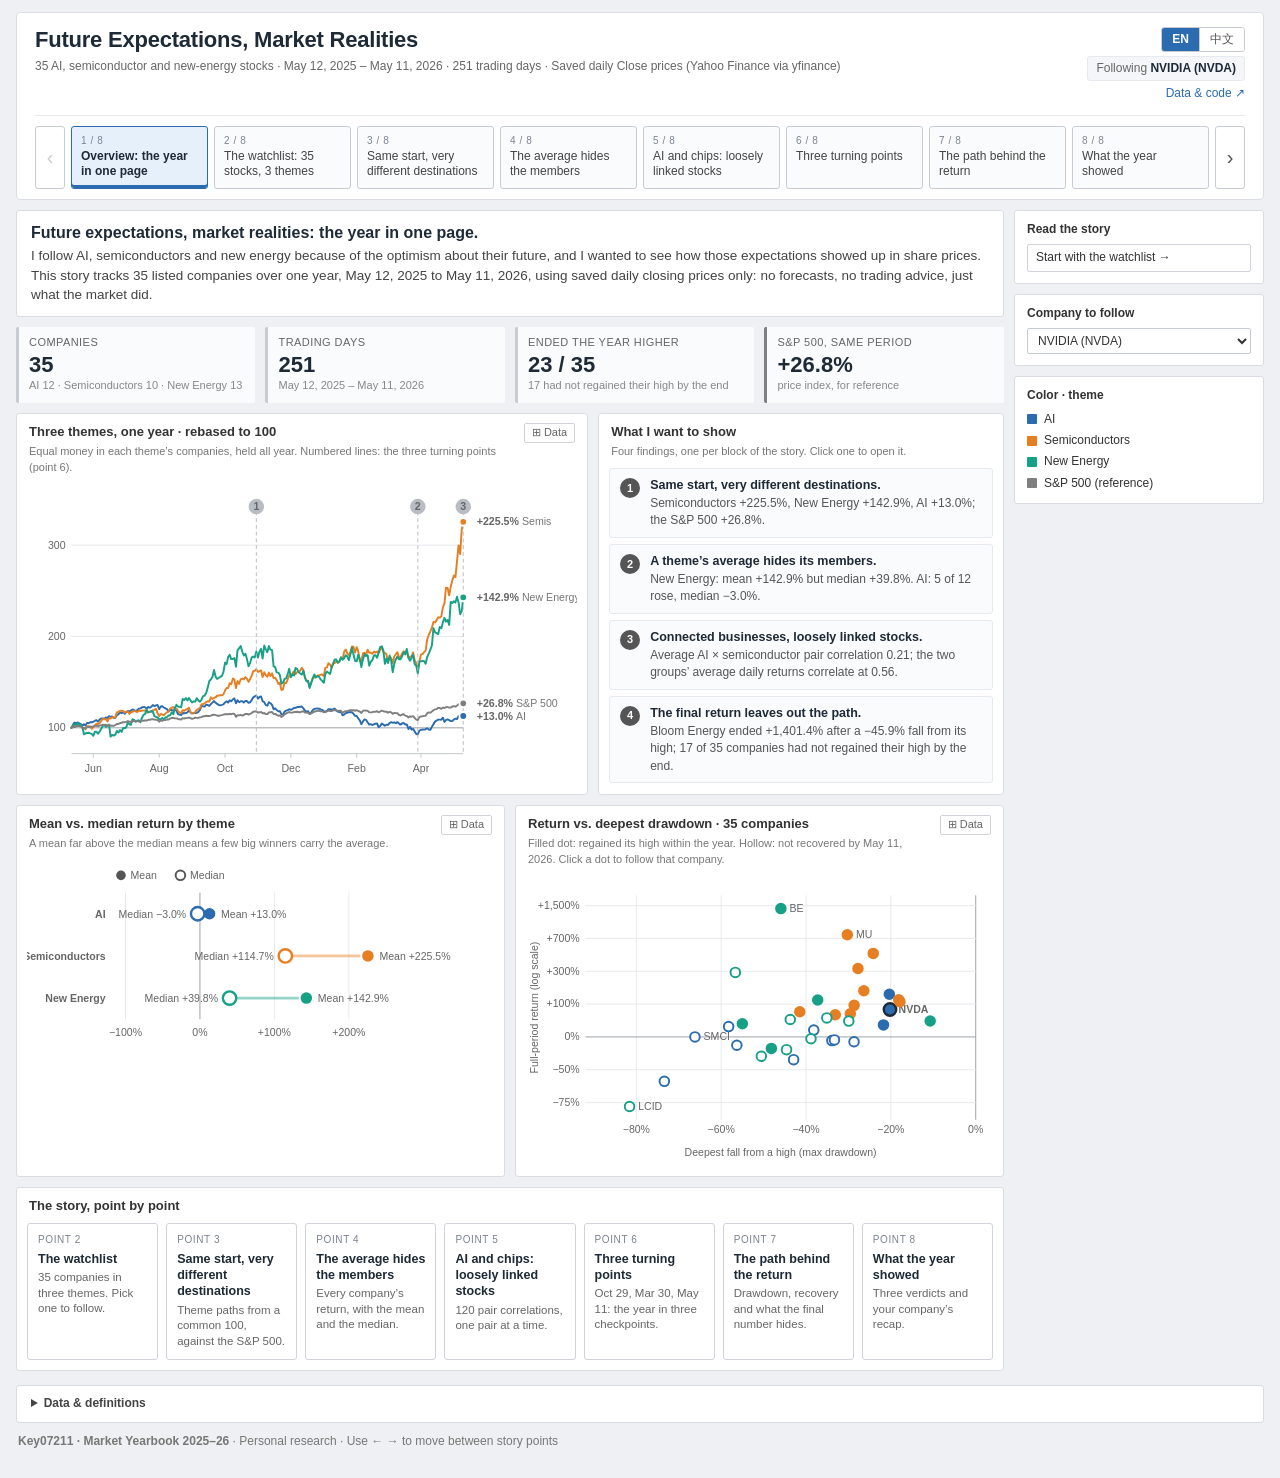
<file: docs/index.html>
<!doctype html>
<html lang="en">
<head>
<meta charset="UTF-8">
<meta name="viewport" content="width=device-width, initial-scale=1">
<meta name="description" content="An eight-point data story on 35 AI, semiconductor and new-energy stocks, May 2025 to May 2026: returns, dispersion, correlation, turning points and drawdowns. English and Chinese.">
<title>Future Expectations, Market Realities · Market Yearbook 2025–26</title>
<style>/* Market Yearbook — Tableau-style story dashboard */
:root{
  color-scheme:light;
  --bg:#eef0f3; --panel:#fff; --border:#d9dde3; --border-soft:#e6e9ed;
  --ink:#333; --ink-strong:#1f2a37; --ink-2:#666; --ink-3:#888;
  --grid:#e6e8eb; --axis:#c0c4c9; --base:#9aa0a6;
  --accent:#2b6cb0; --accent-bg:#e6f0fb;
  --ai:#2b6cb0; --chip:#e67e22; --ne:#16a085; --spx:#7f7f7f;
}
*{box-sizing:border-box}
html{background:var(--bg)}
body{margin:0;background:var(--bg);color:var(--ink);font:13px/1.45 "Segoe UI","Helvetica Neue",Helvetica,Arial,sans-serif;-webkit-font-smoothing:antialiased}
a{color:var(--accent);text-decoration:none}
a:hover{text-decoration:underline}
button{font:inherit;color:inherit}
.skip{position:absolute;left:-999px;top:8px;background:#fff;padding:6px 10px;border:1px solid var(--accent);z-index:20}
.skip:focus{left:8px}
.story{max-width:1300px;margin:0 auto;padding:12px 16px 28px}

/* ---------- header & story navigator ---------- */
.story-header{background:var(--panel);border:1px solid var(--border);border-radius:4px;padding:14px 18px 0}
.title-row{display:flex;justify-content:space-between;align-items:flex-start;gap:16px;flex-wrap:wrap}
h1{margin:0;font-size:22px;font-weight:600;color:var(--ink-strong);letter-spacing:-.01em;line-height:1.2}
.subtitle{margin:5px 0 0;color:var(--ink-2);font-size:12px}
.title-right{display:flex;flex-direction:column;align-items:flex-end;gap:4px;font-size:12px;white-space:nowrap}
.follow{color:var(--ink-2);background:#f4f6f9;border:1px solid var(--border-soft);border-radius:3px;padding:3px 8px}
.follow b{color:var(--ink-strong);font-weight:600}
.story-nav{display:flex;align-items:stretch;gap:6px;margin-top:12px;padding:10px 0;border-top:1px solid var(--border-soft)}
.story-nav ol{list-style:none;margin:0;padding:0;display:flex;flex-wrap:wrap;gap:6px;flex:1}
.story-nav li{flex:1 1 118px;display:flex}
.sp{flex:1;display:flex;flex-direction:column;align-items:flex-start;gap:2px;text-align:left;border:1px solid #c7ccd3;background:#fafbfc;border-radius:3px;padding:7px 9px 8px;font-size:12px;line-height:1.3;color:#444;cursor:pointer}
.sp:hover{background:#f0f4f9}
.sp .n{font-size:10px;color:#7a8290;letter-spacing:.06em}
.sp.active{background:var(--accent-bg);border-color:var(--accent);color:var(--ink-strong);box-shadow:inset 0 -3px 0 var(--accent)}
.sp.active .cap{font-weight:600}
.arrow{width:30px;border:1px solid #c7ccd3;background:#fff;border-radius:3px;font-size:20px;line-height:1;color:#555;cursor:pointer}
.arrow:disabled{color:#c7ccd3;cursor:default}
.arrow:not(:disabled):hover{background:#f0f4f9}


/* language toggle (segmented control) */
.lang{display:inline-flex;border:1px solid #c7ccd3;border-radius:3px;overflow:hidden}
.lang button{border:0;background:#fff;color:#555;padding:3px 10px;font-size:12px;cursor:pointer;line-height:1.4}
.lang button+button{border-left:1px solid #c7ccd3}
.lang button:hover{background:#f0f4f9}
.lang button[aria-pressed=true]{background:var(--accent);color:#fff;font-weight:600}
.lang button:focus-visible{outline:2px solid var(--ink-strong);outline-offset:-2px}
html[lang="zh-CN"] body{font-family:"Segoe UI","Microsoft YaHei","PingFang SC","Noto Sans CJK SC","Helvetica Neue",Helvetica,Arial,sans-serif}

/* ---------- layout ---------- */
.dash{display:grid;grid-template-columns:minmax(0,1fr) 250px;gap:10px;margin-top:10px;align-items:start}
.canvas{display:grid;grid-template-columns:repeat(12,minmax(0,1fr));gap:10px;min-width:0}
.shelf{display:flex;flex-direction:column;gap:10px;position:sticky;top:10px}
.sheet,.fcard,.text-obj{background:var(--panel);border:1px solid var(--border);border-radius:3px;min-width:0}
.text-obj{grid-column:span 12;padding:10px 14px 11px;font-size:13.5px;color:#444}
.text-obj strong{display:block;font-size:16px;color:var(--ink-strong);margin-bottom:2px;font-weight:600}
.kpis{grid-column:span 12;display:grid;grid-template-columns:repeat(4,minmax(0,1fr));gap:10px}
.sheet-head{display:flex;justify-content:space-between;align-items:flex-start;padding:9px 12px 4px;gap:8px}
.sheet-head h3{margin:0;font-size:13px;font-weight:700;color:var(--ink)}
.sheet-head p{margin:2px 0 0;font-size:11px;color:#777}
.tbl-btn{font-size:11px;color:#666;background:#fff;border:1px solid #d0d4da;border-radius:2px;padding:1px 7px;cursor:pointer;white-space:nowrap}
.tbl-btn:hover{background:#f3f6fa}
.tbl-btn[aria-pressed=true]{background:var(--accent-bg);border-color:var(--accent);color:var(--ink-strong)}
.sheet-body{padding:4px 10px 10px}
.sheet-body svg{display:block;max-width:100%}
svg text{font-family:inherit;font-size:11px;fill:#666}
.sheet-table{padding:0 10px 10px;overflow:auto;max-height:280px;border-top:1px solid var(--border-soft)}
table.dt{border-collapse:collapse;width:100%;font-size:11px;margin-top:6px}
.dt th,.dt td{padding:3px 7px;border-bottom:1px solid #eceef1;text-align:right;font-variant-numeric:tabular-nums;white-space:nowrap}
.dt th{color:#555;font-weight:600;position:sticky;top:0;background:#fff}
.dt th:first-child,.dt td:first-child{text-align:left}

/* ---------- figures ---------- */
.bans{display:grid;gap:8px;grid-template-columns:1fr}
.bans.two{grid-template-columns:repeat(2,minmax(0,1fr))}
.bans.four{grid-template-columns:repeat(4,minmax(0,1fr))}
.ban{padding:8px 10px 9px;border-left:3px solid var(--c,#c7ccd3);background:#fafbfc;border-radius:2px;min-width:0}
.ban-label{font-size:11px;color:#666;text-transform:uppercase;letter-spacing:.04em;line-height:1.3}
.ban-value{font-size:26px;font-weight:600;color:var(--ink-strong);line-height:1.15;margin-top:3px;overflow-wrap:anywhere}
.bans.small .ban-value,.kpis .ban-value{font-size:22px}
.ban-sub{font-size:11px;color:#888;margin-top:1px}
.tile .tile-body{padding:12px 14px 10px}
.tile-kicker{font-size:11px;color:#666;text-transform:uppercase;letter-spacing:.04em;display:flex;align-items:center;gap:6px}
.tile-hero{font-size:34px;font-weight:600;color:var(--ink-strong);line-height:1.1;margin-top:6px}
.tile-hero small{font-size:13px;font-weight:400;color:#666}
.tile-head{font-size:14px;font-weight:600;color:var(--ink-strong);margin-top:6px}
.tile-line{font-size:12px;color:#444;margin-top:4px;font-variant-numeric:tabular-nums}
.tile-desc{margin:6px 0 0;font-size:12px;color:#777}
.note{font-size:12px;color:#444;margin-top:10px;padding:8px 10px;background:#fafbfc;border-radius:2px;border-left:3px solid #c7ccd3}
.note b{color:var(--ink-strong)}
blockquote{margin:12px 0 0;padding:0 0 0 12px;border-left:3px solid #c7ccd3;color:#555;font-size:13px;font-style:italic}

/* watchlist chips */
.chip-group{margin-top:6px}
.chip-group-head{font-size:12px;font-weight:600;color:#444;display:flex;align-items:center;gap:6px;margin:6px 0 5px}
.chips{display:grid;grid-template-columns:repeat(auto-fill,minmax(148px,1fr));gap:6px}
.chip{display:grid;grid-template-columns:1fr auto;gap:0 6px;align-items:baseline;border:1px solid #dfe3e8;border-left:4px solid var(--c);border-radius:2px;background:#fff;padding:5px 8px 6px;text-align:left;cursor:pointer;min-width:0}
.chip:hover{background:#f3f6fa}
.chip.selected{outline:2px solid var(--ink-strong);outline-offset:-1px;background:#f3f6fa}
.chip .tk{font-weight:700;font-size:12px;color:var(--ink-strong)}
.chip .rt{font-size:11px;color:#333;font-variant-numeric:tabular-nums;text-align:right}
.chip .nm{grid-column:1 / -1;font-size:11px;color:#666;white-space:nowrap;overflow:hidden;text-overflow:ellipsis}

/* heatmap */
.hm{display:grid;gap:2px;font-size:11px;align-items:stretch}
.hm .hd{text-align:center;color:#666;padding:2px 0 3px;font-weight:600}
.hm .rh{text-align:right;padding-right:7px;color:#666;align-self:center;font-weight:600}
.hm button{border:0;border-radius:2px;padding:7px 0;cursor:pointer;font-size:11px;font-variant-numeric:tabular-nums;min-width:0}
.hm button:hover{outline:1.5px solid var(--ink-strong);outline-offset:-1.5px}
.hm button[aria-pressed=true]{outline:2px solid var(--ink-strong);outline-offset:-2px;font-weight:700}
.color-key{display:flex;align-items:center;gap:8px;margin-top:8px;font-size:11px;color:#666}
.color-key i{flex:1;height:10px;border-radius:2px;max-width:220px}

/* checkpoints */
.cp-list{display:flex;flex-direction:column;gap:8px}
.cp{display:grid;grid-template-columns:26px 1fr;gap:8px;text-align:left;border:1px solid #d0d4da;border-radius:3px;background:#fff;padding:9px 10px;cursor:pointer}
.cp:hover{background:#f3f6fa}
.cp.selected{background:var(--accent-bg);border-color:var(--accent)}
.cp-n{width:22px;height:22px;border-radius:50%;background:#555;color:#fff;font-size:11px;font-weight:700;display:flex;align-items:center;justify-content:center}
.cp.selected .cp-n{background:var(--accent)}
.cp-body{display:flex;flex-direction:column;gap:2px;min-width:0}
.cp-body b{color:var(--ink-strong)}
.cp-title{font-size:12px;color:#444}
.cp-vals{display:flex;gap:10px;flex-wrap:wrap;font-size:11px;color:#333;font-variant-numeric:tabular-nums;margin-top:2px}
.cp-vals span{display:flex;align-items:center;gap:4px}

/* ---------- filter shelf ---------- */
.fcard{padding:10px 12px 11px}
.fcard h4{margin:0 0 6px;font-size:12px;color:var(--ink);font-weight:700}
select{width:100%;font:inherit;font-size:12px;padding:4px 6px;border:1px solid #c7ccd3;border-radius:2px;background:#fff;color:var(--ink)}
input[type=range]{width:100%;margin:6px 0 2px;accent-color:var(--accent)}
output{display:block;font-size:12px;color:var(--ink-strong);font-weight:600}
.rlist{display:flex;flex-direction:column}
.rlist label{display:flex;align-items:center;gap:7px;padding:3px 0;font-size:12px;cursor:pointer}
.chk{display:flex;gap:7px;align-items:flex-start;font-size:12px;padding:3px 0;cursor:pointer}
input[type=radio],input[type=checkbox]{accent-color:var(--accent);margin:0;flex:none}
.btn-list{display:flex;flex-direction:column;gap:4px}
.btn-list button{text-align:left;font-size:12px;border:1px solid #d0d4da;background:#fff;border-radius:2px;padding:5px 8px;cursor:pointer;line-height:1.3}
.btn-list button:hover{background:#f3f6fa}
.btn-list button[aria-pressed=true]{background:var(--accent-bg);border-color:var(--accent);color:var(--ink-strong)}
.legend{display:flex;flex-direction:column;gap:4px;font-size:12px}
.legend span{display:flex;align-items:center;gap:7px}
.sw{display:inline-block;width:10px;height:10px;border-radius:1px;background:var(--c);flex:none}
.sw.dash{height:0;border-top:2px dashed var(--ink-strong);background:none}

/* ---------- SVG marks ---------- */
.bar{cursor:pointer;outline:none}
.bar:hover rect.mark,.bar:focus-visible rect.mark{stroke:var(--ink-strong);stroke-width:1.5}
.hit{cursor:crosshair}

/* ---------- tooltip ---------- */
#tip{position:fixed;z-index:9;pointer-events:none;background:#fff;border:1px solid #c7ccd3;box-shadow:0 2px 6px rgba(0,0,0,.15);padding:6px 9px 7px;font-size:12px;color:var(--ink);border-radius:2px;max-width:280px;display:none;line-height:1.4}
#tip .t-head{font-weight:700;color:var(--ink-strong);margin-bottom:3px}
#tip .t-row{display:flex;justify-content:space-between;gap:14px}
#tip .t-row span{color:#555}
#tip .t-row b{font-weight:600;color:var(--ink-strong);font-variant-numeric:tabular-nums;text-align:right}
#tip .t-row i{display:inline-block;width:10px;height:3px;border-radius:1px;margin-right:5px;vertical-align:middle}

/* ---------- footer ---------- */
footer{margin-top:14px;color:#777;font-size:12px}
.method{background:var(--panel);border:1px solid var(--border);border-radius:3px;padding:9px 14px}
.method summary{cursor:pointer;font-weight:600;color:#444}
.method ul{margin:8px 0 6px;padding-left:18px}
.method li{margin:4px 0}
.method p{margin:4px 0 2px}
.colophon{margin:10px 2px 0}


/* overview: findings list and chapter cards */
.findings{list-style:none;margin:0;padding:0;display:flex;flex-direction:column;gap:6px}
.findings button{width:100%;display:grid;grid-template-columns:22px 1fr;gap:8px;text-align:left;border:1px solid var(--border-soft);border-radius:3px;background:#fafbfc;padding:8px 10px;cursor:pointer;line-height:1.35}
.findings button:hover{background:#f0f4f9;border-color:#c7ccd3}
.findings .fn{width:20px;height:20px;border-radius:50%;background:#555;color:#fff;font-size:11px;font-weight:700;display:flex;align-items:center;justify-content:center;margin-top:1px}
.findings b{display:block;color:var(--ink-strong);font-size:12.5px}
.findings span span{font-size:12px;color:#555}
.chapters{display:grid;grid-template-columns:repeat(7,minmax(0,1fr));gap:8px}
.chap{display:flex;flex-direction:column;align-items:flex-start;gap:3px;text-align:left;border:1px solid #d0d4da;border-radius:3px;background:#fff;padding:9px 10px 10px;cursor:pointer;min-height:96px}
.chap:hover{background:#f3f6fa}
.chap-n{font-size:10px;color:#7a8290;letter-spacing:.06em}
.chap b{color:var(--ink-strong);font-size:12.5px;line-height:1.3}
.chap span:last-child{font-size:11.5px;color:#666;line-height:1.35}

/* ---------- responsive ---------- */
@media (max-width:980px){
  .chapters{grid-template-columns:repeat(auto-fill,minmax(150px,1fr))}
  .dash{grid-template-columns:1fr}
  .shelf{position:static;display:grid;grid-template-columns:repeat(auto-fit,minmax(210px,1fr))}
  .canvas>.sheet,.canvas>.kpis{grid-column:1 / -1 !important}
  .kpis{grid-template-columns:repeat(2,minmax(0,1fr))}
  .bans.four{grid-template-columns:repeat(2,minmax(0,1fr))}
}
@media (max-width:560px){
  .story{padding:8px 8px 20px}
  .story-header{padding:12px 12px 0}
  h1{font-size:19px}
  .title-right{align-items:flex-start}
  .kpis,.bans.two,.bans.four{grid-template-columns:1fr}
  .ban-value{font-size:22px}
}
@media (prefers-reduced-motion:no-preference){
  .sp,.chip,.cp,.btn-list button{transition:background-color .12s}
}
</style>
</head>
<body>
<a class="skip" id="skip" href="#canvas">Skip to the dashboard</a>
<div class="story">
  <header class="story-header">
    <div class="title-row">
      <div>
        <h1 id="title">Future Expectations, Market Realities</h1>
        <p class="subtitle" id="subtitle"></p>
      </div>
      <div class="title-right">
        <div class="lang" id="lang" role="group" aria-label="Language">
          <button type="button" data-lang="en" aria-pressed="true">EN</button>
          <button type="button" data-lang="zh" aria-pressed="false" lang="zh-CN">中文</button>
        </div>
        <div class="follow" aria-live="polite"><span id="follow-label">Following</span> <b id="following"></b></div>
        <a class="src" id="src" href="https://github.com/Key07211/tech-finance-analytics-dashboard" target="_blank" rel="noopener">Data &amp; code ↗</a>
      </div>
    </div>
    <nav class="story-nav" aria-label="Story points">
      <button class="arrow" id="prev" aria-label="Previous story point">‹</button>
      <ol id="points"></ol>
      <button class="arrow" id="next" aria-label="Next story point">›</button>
    </nav>
  </header>

  <main class="dash">
    <section id="canvas" class="canvas" aria-live="polite"></section>
    <aside id="shelf" class="shelf" aria-label="Filters and legend"></aside>
  </main>

  <footer>
    <details class="method">
      <summary id="method-summary">Data &amp; definitions</summary>
      <div id="method-body"></div>
    </details>
    <p class="colophon" id="colophon"><b>Key07211 · Market Yearbook 2025–26</b></p>
  </footer>
</div>
<div id="tip" role="tooltip"></div>
<noscript><p style="padding:16px">Enable JavaScript for the interactive dashboard. In this sample all 10 semiconductor stocks rose, 5 of 12 AI stocks and 8 of 13 new-energy stocks; the average AI–semiconductor pair correlation of daily returns was about 0.21. 请启用 JavaScript 以查看交互式看板：样本中 10 只半导体股票全部上涨，AI 12 只中 5 只上涨，新能源 13 只中 8 只上涨；AI 与半导体配对的日收益平均相关系数约为 0.21。</p></noscript>
<script id="market-data" type="application/json">{"dates":["2025-05-12","2025-05-13","2025-05-14","2025-05-15","2025-05-16","2025-05-19","2025-05-20","2025-05-21","2025-05-22","2025-05-23","2025-05-27","2025-05-28","2025-05-29","2025-05-30","2025-06-02","2025-06-03","2025-06-04","2025-06-05","2025-06-06","2025-06-09","2025-06-10","2025-06-11","2025-06-12","2025-06-13","2025-06-16","2025-06-17","2025-06-18","2025-06-20","2025-06-23","2025-06-24","2025-06-25","2025-06-26","2025-06-27","2025-06-30","2025-07-01","2025-07-02","2025-07-03","2025-07-07","2025-07-08","2025-07-09","2025-07-10","2025-07-11","2025-07-14","2025-07-15","2025-07-16","2025-07-17","2025-07-18","2025-07-21","2025-07-22","2025-07-23","2025-07-24","2025-07-25","2025-07-28","2025-07-29","2025-07-30","2025-07-31","2025-08-01","2025-08-04","2025-08-05","2025-08-06","2025-08-07","2025-08-08","2025-08-11","2025-08-12","2025-08-13","2025-08-14","2025-08-15","2025-08-18","2025-08-19","2025-08-20","2025-08-21","2025-08-22","2025-08-25","2025-08-26","2025-08-27","2025-08-28","2025-08-29","2025-09-02","2025-09-03","2025-09-04","2025-09-05","2025-09-08","2025-09-09","2025-09-10","2025-09-11","2025-09-12","2025-09-15","2025-09-16","2025-09-17","2025-09-18","2025-09-19","2025-09-22","2025-09-23","2025-09-24","2025-09-25","2025-09-26","2025-09-29","2025-09-30","2025-10-01","2025-10-02","2025-10-03","2025-10-06","2025-10-07","2025-10-08","2025-10-09","2025-10-10","2025-10-13","2025-10-14","2025-10-15","2025-10-16","2025-10-17","2025-10-20","2025-10-21","2025-10-22","2025-10-23","2025-10-24","2025-10-27","2025-10-28","2025-10-29","2025-10-30","2025-10-31","2025-11-03","2025-11-04","2025-11-05","2025-11-06","2025-11-07","2025-11-10","2025-11-11","2025-11-12","2025-11-13","2025-11-14","2025-11-17","2025-11-18","2025-11-19","2025-11-20","2025-11-21","2025-11-24","2025-11-25","2025-11-26","2025-11-28","2025-12-01","2025-12-02","2025-12-03","2025-12-04","2025-12-05","2025-12-08","2025-12-09","2025-12-10","2025-12-11","2025-12-12","2025-12-15","2025-12-16","2025-12-17","2025-12-18","2025-12-19","2025-12-22","2025-12-23","2025-12-24","2025-12-26","2025-12-29","2025-12-30","2025-12-31","2026-01-02","2026-01-05","2026-01-06","2026-01-07","2026-01-08","2026-01-09","2026-01-12","2026-01-13","2026-01-14","2026-01-15","2026-01-16","2026-01-20","2026-01-21","2026-01-22","2026-01-23","2026-01-26","2026-01-27","2026-01-28","2026-01-29","2026-01-30","2026-02-02","2026-02-03","2026-02-04","2026-02-05","2026-02-06","2026-02-09","2026-02-10","2026-02-11","2026-02-12","2026-02-13","2026-02-17","2026-02-18","2026-02-19","2026-02-20","2026-02-23","2026-02-24","2026-02-25","2026-02-26","2026-02-27","2026-03-02","2026-03-03","2026-03-04","2026-03-05","2026-03-06","2026-03-09","2026-03-10","2026-03-11","2026-03-12","2026-03-13","2026-03-16","2026-03-17","2026-03-18","2026-03-19","2026-03-20","2026-03-23","2026-03-24","2026-03-25","2026-03-26","2026-03-27","2026-03-30","2026-03-31","2026-04-01","2026-04-02","2026-04-06","2026-04-07","2026-04-08","2026-04-09","2026-04-10","2026-04-13","2026-04-14","2026-04-15","2026-04-16","2026-04-17","2026-04-20","2026-04-21","2026-04-22","2026-04-23","2026-04-24","2026-04-27","2026-04-28","2026-04-29","2026-04-30","2026-05-01","2026-05-04","2026-05-05","2026-05-06","2026-05-07","2026-05-08","2026-05-11"],"close":{"NVDA":[122.97,129.9,135.31,134.8,135.37,135.54,134.35,131.77,132.8,131.26,135.47,134.78,139.16,135.1,137.35,141.19,141.89,139.96,141.69,142.6,143.93,142.81,144.98,141.95,144.67,144.1,145.46,143.83,144.15,147.88,154.28,154.99,157.72,157.96,153.27,157.22,159.31,158.21,159.97,162.85,164.07,164.89,164.04,170.67,171.34,172.97,172.38,171.35,167.0,170.75,173.71,173.47,176.72,175.48,179.24,177.84,173.69,179.97,178.23,179.39,180.74,182.67,182.03,183.13,181.56,181.99,180.42,181.98,175.61,175.37,174.95,177.96,179.78,181.74,181.57,180.14,174.15,170.75,170.59,171.63,166.99,168.28,170.73,177.3,177.15,177.8,177.73,174.86,170.27,176.22,176.65,183.59,178.41,176.95,177.67,178.17,181.83,186.56,187.22,188.87,187.6,185.52,185.02,189.09,192.55,183.14,188.3,180.01,179.81,181.79,183.2,182.62,181.14,180.26,182.14,186.24,191.47,201.01,207.02,202.87,202.47,206.86,198.67,195.19,188.06,188.13,199.03,193.14,193.78,186.84,190.15,186.58,181.34,186.5,180.62,178.86,182.53,177.8,180.24,176.98,179.9,181.44,179.57,183.37,182.4,185.54,184.96,183.77,180.92,175.01,176.28,177.71,170.93,174.13,180.98,183.68,189.2,188.6,190.52,188.21,187.53,186.49,188.84,188.11,187.23,189.1,185.03,184.85,184.93,185.8,183.13,187.04,186.22,178.06,183.31,184.83,187.66,186.46,188.51,191.51,192.5,191.12,185.6,180.33,174.18,171.87,185.4,190.03,188.53,190.04,186.93,182.8,184.96,187.97,187.89,189.81,191.54,192.84,195.55,184.88,177.18,182.47,180.04,183.03,183.33,177.81,182.64,184.76,186.03,183.14,180.25,183.22,181.93,180.4,178.56,172.7,175.64,175.2,178.68,171.24,167.52,165.17,174.4,175.75,177.39,177.64,178.1,182.08,183.91,188.63,189.31,196.51,198.87,198.35,201.68,202.06,199.88,202.5,199.64,208.27,216.61,213.17,209.25,199.57,198.45,198.48,196.5,207.83,211.5,215.2,219.44],"MSFT":[445.85,445.73,449.5,450.51,451.65,456.22,455.52,449.96,452.23,447.58,458.03,454.72,456.03,457.7,459.3,460.3,461.19,464.98,467.66,470.02,468.2,469.89,476.1,472.22,476.37,475.28,477.47,474.64,483.19,487.28,489.43,494.58,493.08,494.54,489.21,488.25,495.96,494.85,493.75,500.6,498.58,500.41,500.11,502.9,502.7,508.74,507.1,507.11,502.35,502.95,507.93,510.74,509.54,509.61,510.28,530.42,521.08,532.55,524.7,521.91,517.83,519.02,518.76,526.18,517.57,519.46,517.17,514.11,506.83,502.8,502.15,505.13,502.17,499.96,504.64,507.53,504.59,503.03,503.26,505.87,492.95,496.14,496.35,498.3,498.94,507.79,513.23,506.93,507.91,506.34,515.79,512.32,507.12,508.04,504.93,509.34,512.47,515.81,517.56,513.6,515.21,526.38,521.81,522.68,520.24,508.84,511.92,511.44,511.3,509.49,511.45,514.65,515.52,518.38,518.4,521.44,529.32,539.83,539.31,523.58,515.67,514.89,512.2,505.06,495.04,494.76,503.9,506.57,509.02,501.21,508.07,505.39,491.75,485.1,477.34,471.04,472.92,475.9,484.39,490.89,485.63,488.88,476.64,479.74,482.06,489.9,490.9,477.47,482.37,477.44,473.74,475.31,475.04,482.88,484.81,483.82,485.74,486.91,486.6,485.99,486.37,482.52,471.86,471.77,477.42,482.37,477.02,478.19,476.09,469.6,458.33,455.62,458.81,453.48,443.1,450.11,464.89,469.21,479.49,480.53,432.51,429.31,422.41,410.27,413.25,392.77,400.23,412.66,412.33,403.45,400.92,400.41,395.96,398.69,398.46,397.23,384.47,389.0,400.6,401.72,392.74,398.55,403.93,405.2,410.68,408.96,409.41,405.76,404.88,401.86,395.55,399.95,399.41,391.79,389.02,381.87,383.0,372.74,371.04,365.97,356.77,358.96,370.17,369.37,373.46,372.88,372.29,374.33,373.07,370.87,384.37,393.11,411.22,420.26,422.79,418.07,424.16,432.92,415.75,424.62,424.82,429.25,424.46,407.78,414.44,413.62,411.38,413.96,420.77,415.12,412.66],"GOOGL":[157.91,158.98,164.8,163.39,165.62,165.96,163.41,167.98,170.28,167.89,172.3,171.76,171.27,171.15,168.45,165.61,167.47,167.63,173.08,175.69,178.2,176.95,175.3,174.28,176.37,175.55,172.93,166.27,164.82,166.39,170.3,173.15,178.13,175.83,175.44,178.24,179.13,176.39,173.97,176.22,177.22,179.78,181.15,181.59,182.56,183.17,184.64,189.67,190.91,189.8,191.74,192.75,192.15,195.31,196.09,191.47,188.7,194.6,194.23,195.65,196.08,200.97,200.55,202.88,201.51,202.48,203.44,203.04,201.12,198.87,199.3,205.63,208.02,206.67,207.01,211.16,212.43,210.87,230.14,231.78,234.47,233.72,239.3,238.85,240.04,240.47,251.27,250.82,249.19,251.69,254.37,252.19,251.32,246.8,245.46,246.21,243.72,242.77,244.57,245.36,245.02,250.09,245.43,244.29,241.2,236.25,243.82,245.12,250.69,251.12,252.96,256.2,250.12,251.35,252.74,259.57,268.9,267.11,274.2,281.1,280.81,283.34,277.16,283.92,284.36,278.45,289.71,290.91,286.32,278.19,276.04,284.63,283.89,292.41,289.06,299.25,318.15,323.0,319.52,319.75,314.46,315.38,319.2,317.19,320.83,313.5,316.86,319.98,312.21,309.07,308.0,306.35,296.51,302.25,306.94,309.56,314.13,313.87,313.29,313.34,313.63,312.78,314.93,316.32,314.12,321.75,325.21,328.34,331.63,335.73,335.6,332.55,329.77,321.77,328.15,330.31,327.7,333.03,334.31,335.77,338.01,337.76,343.45,339.47,332.81,331.02,322.63,324.09,318.36,310.74,308.78,305.5,301.81,303.12,302.64,314.76,311.27,310.68,312.68,307.16,311.54,306.3,303.37,302.92,300.67,298.31,306.36,307.04,308.7,303.55,302.28,305.56,310.92,307.69,307.13,301.0,302.06,290.44,290.93,280.92,274.34,273.5,287.56,297.39,295.77,299.99,305.46,317.32,318.49,317.24,321.31,332.91,337.12,336.02,341.68,337.42,332.29,339.32,338.89,344.4,350.34,349.78,349.94,384.8,385.69,383.25,388.43,398.04,397.99,400.8,388.64],"META":[637.44,653.99,657.31,641.88,638.35,638.44,635.12,633.52,634.59,625.11,640.32,641.58,643.04,645.48,668.81,664.78,685.81,682.49,695.54,691.9,700.22,691.98,691.2,680.75,700.47,695.6,694.14,680.75,696.89,710.53,707.02,724.39,731.91,736.36,717.53,711.9,717.33,716.67,718.98,731.06,725.54,715.83,719.23,708.73,701.26,699.77,702.63,711.3,703.16,711.91,713.13,711.01,715.95,698.36,693.58,771.63,748.25,774.55,761.67,770.18,760.05,767.5,764.08,788.15,778.25,780.3,783.39,765.57,749.72,745.97,737.37,753.02,751.53,752.33,745.63,749.35,736.97,733.39,735.32,746.9,750.69,750.54,763.91,750.22,749.14,753.82,762.91,777.17,773.9,778.42,776.56,763.88,754.14,759.39,747.66,742.51,742.16,733.15,716.14,725.84,709.37,714.47,711.89,716.64,732.29,704.12,714.51,707.47,716.35,710.88,715.72,730.95,732.05,732.19,732.77,737.13,749.57,750.19,750.41,665.36,647.27,636.65,626.27,634.89,617.91,620.67,630.71,626.03,607.99,608.87,608.44,601.0,596.69,589.33,588.17,593.26,612.03,635.16,632.55,646.87,639.8,646.02,638.53,660.43,672.3,665.69,655.86,649.04,651.62,643.15,646.96,656.59,648.94,663.88,658.21,660.93,664.37,666.98,662.72,658.13,665.38,659.53,649.85,658.23,660.05,648.14,645.51,652.5,641.42,630.55,614.99,620.27,619.72,603.6,612.44,647.08,658.2,671.78,672.39,668.16,737.68,715.89,705.81,691.11,668.42,669.64,660.89,676.64,670.15,668.12,649.25,639.22,638.74,642.67,644.23,655.1,636.7,638.75,653.13,656.45,647.63,653.0,654.52,667.16,660.0,644.31,646.84,653.51,654.3,637.63,613.18,627.45,622.66,615.68,606.7,593.66,604.06,592.92,594.89,547.54,525.72,536.38,572.13,579.23,574.46,573.02,575.05,612.42,628.39,629.86,634.53,662.49,671.58,676.87,688.55,670.91,668.84,674.72,659.15,675.03,678.62,671.34,669.12,611.91,608.75,610.41,604.96,612.88,616.81,609.63,598.86],"AMZN":[208.64,211.37,210.25,205.17,205.59,206.16,204.07,201.12,203.1,200.99,206.02,204.72,205.7,205.01,206.65,205.71,207.23,207.91,213.57,216.98,217.61,213.2,213.24,212.1,216.1,214.82,212.52,209.69,208.47,212.77,211.99,217.12,223.3,219.39,220.46,219.92,223.41,223.47,219.36,222.54,222.26,225.02,225.69,226.35,223.19,223.88,226.13,229.3,227.47,228.29,232.23,231.44,232.79,231.01,230.19,234.11,214.75,211.65,213.75,222.31,223.13,222.69,221.3,221.47,224.56,230.98,231.03,231.49,228.01,223.81,221.95,228.84,227.94,228.71,229.12,231.6,229.0,225.34,225.99,235.68,232.33,235.84,238.24,230.33,229.95,228.15,231.43,234.05,231.62,231.23,231.48,227.63,220.71,220.21,218.15,219.78,222.17,219.57,220.63,222.41,219.51,220.9,221.78,225.22,227.74,216.37,220.07,216.39,215.57,214.47,213.04,216.48,222.03,217.95,221.09,224.21,226.97,229.25,230.3,222.86,244.22,254.0,249.32,250.2,243.04,244.41,248.4,249.1,244.2,237.58,234.69,232.87,222.55,222.69,217.14,220.69,226.28,229.67,229.16,233.22,233.88,234.42,232.38,229.11,229.53,226.89,227.92,231.78,230.28,226.19,222.54,222.56,221.27,226.76,227.35,228.43,232.14,232.38,232.52,232.07,232.53,230.82,226.5,233.06,240.93,241.56,246.29,247.38,246.47,242.6,236.65,238.18,239.12,231.0,231.31,234.34,239.16,238.42,244.68,243.01,241.73,239.3,242.96,238.62,232.99,222.69,210.32,208.72,206.96,204.08,199.6,198.79,201.15,204.79,204.86,210.11,205.27,208.56,210.64,207.92,210.0,208.39,208.73,216.82,218.94,213.21,213.49,214.33,212.65,209.53,207.67,211.74,215.2,209.87,208.76,205.37,210.14,207.24,211.71,207.54,199.34,200.95,208.27,210.57,209.77,212.79,213.77,221.25,233.65,238.38,239.89,249.02,248.5,249.7,250.56,248.28,249.91,255.36,255.08,263.99,261.12,259.7,263.04,265.06,268.26,272.05,273.55,274.99,271.17,272.68,268.99],"CRM":[286.68,287.03,288.59,288.61,288.99,285.5,285.93,280.19,281.32,271.11,275.14,273.99,264.94,263.4,259.68,262.51,261.22,265.16,272.48,270.23,266.23,263.94,264.93,256.49,261.93,260.81,257.99,259.11,261.87,269.59,266.2,269.16,271.83,271.1,270.32,267.64,270.56,268.23,272.05,269.34,262.43,256.56,258.17,256.08,256.45,258.36,260.85,260.75,262.05,265.66,266.14,267.54,268.67,265.83,263.27,256.82,249.28,250.85,246.05,247.72,239.47,239.11,231.32,230.31,235.65,232.01,241.03,242.55,244.56,245.01,244.4,246.84,246.42,242.32,248.7,253.05,254.76,251.38,254.95,242.59,249.3,250.8,250.59,241.15,244.84,241.34,241.11,237.91,241.22,243.28,246.08,248.67,243.56,244.88,239.96,242.43,244.09,236.03,234.72,237.9,239.37,244.77,238.76,239.44,244.32,240.69,247.73,238.79,235.61,244.99,242.08,253.24,262.33,255.59,254.0,253.78,254.42,253.22,250.43,255.6,259.34,260.27,253.4,251.64,238.29,238.9,240.72,243.5,245.01,239.44,242.66,236.06,232.54,226.95,224.45,226.18,225.89,233.16,227.21,229.59,231.87,233.75,237.74,246.44,259.5,258.47,259.95,263.12,261.27,261.15,253.54,253.86,257.08,257.21,259.26,263.97,262.77,264.6,265.42,265.57,265.26,264.25,252.99,255.62,262.24,265.46,259.88,259.29,258.75,240.46,238.97,232.95,226.54,219.52,221.03,227.52,227.48,228.83,227.96,227.39,213.55,211.76,210.28,195.89,198.94,189.5,190.87,193.55,192.97,184.54,184.97,189.25,183.83,187.32,184.83,184.7,177.72,184.96,191.27,198.97,194.3,192.47,195.56,192.6,200.89,201.61,198.29,194.42,193.65,198.78,192.35,197.85,194.82,193.86,194.5,194.89,194.69,182.56,181.51,185.18,178.86,184.57,186.2,185.78,186.71,184.57,182.5,175.93,170.85,164.96,172.82,171.31,177.6,181.22,182.14,186.27,187.11,189.8,173.3,178.16,180.18,181.32,181.22,176.53,183.82,185.48,186.99,181.19,186.34,181.82,177.49],"PLTR":[118.46,128.1,130.18,128.12,129.52,126.33,125.59,120.58,122.29,123.31,123.39,123.76,122.32,131.78,132.04,133.17,130.01,119.91,127.72,132.06,132.81,136.39,135.19,137.4,141.41,138.2,139.96,137.3,139.92,143.23,142.9,144.25,130.74,136.32,130.68,132.12,134.36,139.12,139.71,143.13,142.5,142.1,149.15,148.58,150.91,153.99,153.52,151.79,149.07,154.63,154.86,158.8,157.88,156.24,158.61,158.35,154.27,160.66,173.27,179.54,182.2,186.96,182.68,186.97,184.37,181.02,177.17,174.03,157.75,156.01,156.18,158.74,157.17,160.87,156.72,158.12,156.71,157.09,154.9,156.14,153.11,156.1,162.36,166.74,164.36,171.43,171.21,170.26,168.33,176.97,182.39,179.33,182.55,179.56,179.12,177.57,178.86,182.42,184.95,187.05,173.07,179.53,182.17,183.56,185.47,175.44,177.21,179.74,179.62,178.12,178.15,181.59,181.51,175.49,180.48,184.63,189.18,189.6,198.81,194.55,200.47,207.18,190.74,187.9,175.05,177.93,193.61,190.96,184.17,172.14,174.01,171.25,167.33,165.42,155.74,154.85,162.25,163.55,165.77,168.45,167.49,170.69,176.08,177.92,181.76,181.49,181.84,187.91,187.54,183.57,183.25,187.75,177.29,185.69,193.38,193.98,194.13,194.17,188.71,184.18,180.84,177.75,167.86,174.04,179.71,181.68,176.86,177.49,179.41,178.96,178.4,177.07,170.96,168.53,165.33,165.9,169.6,167.47,165.7,157.35,151.86,146.59,147.76,157.88,139.54,130.01,135.9,142.91,139.51,135.68,129.13,131.41,133.02,135.38,134.89,135.24,130.6,128.84,134.19,135.94,137.19,145.17,147.22,153.19,152.67,157.16,156.43,151.14,151.6,153.5,150.95,152.72,155.08,152.77,155.68,150.68,160.84,154.78,154.96,147.56,143.06,137.55,146.28,146.49,148.46,147.93,150.07,140.76,130.49,128.06,132.37,135.7,142.15,142.76,146.39,145.89,145.97,152.62,141.57,143.09,143.1,141.18,137.97,139.11,144.07,146.03,135.91,133.79,137.05,137.8,136.89],"AI":[24.2,23.99,23.88,23.41,24.16,23.18,23.15,21.87,22.73,22.72,23.92,23.02,27.8,26.59,24.97,25.67,26.26,25.34,25.95,25.86,25.61,24.65,24.36,23.76,24.45,23.98,24.16,23.6,23.41,24.17,23.64,24.72,24.24,24.57,24.57,25.82,25.75,25.65,26.37,27.39,26.81,26.29,26.8,27.03,27.23,28.36,28.71,28.33,28.49,29.16,26.0,26.01,25.79,24.48,24.22,23.56,22.43,23.19,23.29,23.25,22.66,22.13,16.47,16.91,18.6,17.96,17.85,18.2,17.38,16.94,16.86,17.5,17.09,16.91,17.31,17.31,16.91,16.82,16.68,15.46,15.62,15.74,15.74,15.61,16.4,16.43,17.53,17.5,17.24,18.02,17.9,18.51,18.12,18.14,17.28,17.14,17.32,17.34,17.5,18.24,19.16,19.66,19.12,19.13,18.92,17.91,19.37,18.99,19.27,18.06,17.71,18.42,18.23,17.56,17.95,17.85,18.36,18.1,17.55,17.03,17.58,17.14,15.78,16.07,15.18,15.52,16.08,15.31,14.83,14.1,14.07,13.44,13.74,13.54,12.85,13.63,13.52,14.18,14.16,14.45,14.09,14.37,15.01,15.32,15.08,15.46,16.03,15.82,15.92,15.27,14.65,14.49,14.05,13.77,14.44,14.62,14.02,14.04,13.99,13.95,13.82,13.48,13.75,13.9,14.15,13.66,13.83,14.02,14.15,13.56,13.91,13.53,13.04,12.49,12.62,12.97,12.69,12.93,12.6,13.13,12.26,11.01,10.92,10.75,11.11,10.15,11.65,11.64,11.48,10.84,10.38,10.78,10.4,10.6,10.7,10.38,9.79,10.12,10.31,8.4,7.95,8.65,9.1,9.29,9.39,9.19,9.27,8.96,9.26,8.87,8.91,8.8,8.81,8.61,8.67,8.47,8.72,8.29,8.28,8.31,7.76,7.79,8.42,8.47,8.64,8.77,8.73,8.78,8.58,8.28,8.47,8.4,9.52,9.32,9.24,9.38,9.2,9.39,8.54,8.64,8.79,8.97,8.86,8.83,9.16,9.22,9.41,9.6,9.58,9.87,9.48],"SNOW":[180.54,181.02,181.45,182.97,183.08,182.05,182.88,179.12,203.18,200.05,206.35,204.4,202.31,205.67,210.17,209.15,209.6,210.1,210.84,210.85,208.24,208.61,211.28,208.18,209.12,209.45,212.08,211.99,213.71,223.14,221.52,221.92,222.61,223.77,215.97,217.34,221.49,225.79,223.5,221.9,214.42,210.84,213.52,212.79,211.94,211.58,216.89,215.65,212.25,212.56,215.02,219.51,218.67,218.76,220.28,223.5,205.02,208.48,205.77,210.54,206.4,191.73,191.8,193.06,196.87,194.9,199.08,198.24,192.63,194.8,194.68,196.81,194.68,194.35,200.39,241.0,238.66,233.6,229.33,221.9,225.58,226.52,225.56,225.85,224.53,221.15,225.79,215.95,217.96,222.11,230.48,229.54,223.54,222.57,221.6,224.64,225.25,225.55,230.55,240.54,235.09,242.52,234.81,250.21,250.67,242.17,247.27,240.83,240.86,240.06,240.74,245.67,247.52,241.67,252.99,257.94,265.97,267.05,269.7,271.18,274.88,277.14,265.42,264.79,264.72,262.86,268.51,271.26,269.82,256.92,257.02,252.79,254.51,252.98,244.66,234.03,241.99,250.32,248.66,251.24,252.0,259.68,265.0,234.77,228.79,225.31,222.6,216.55,220.51,217.93,215.28,220.6,216.29,221.31,222.46,226.84,225.1,221.93,223.88,222.9,222.05,219.36,216.71,224.36,234.53,233.5,223.79,219.09,220.28,209.39,206.16,207.74,210.38,206.21,206.5,211.13,209.69,211.27,212.75,216.0,199.37,192.7,190.68,173.24,165.29,156.71,168.43,175.95,182.58,178.83,172.91,182.29,177.1,176.08,179.2,172.5,157.6,161.06,169.21,173.06,168.41,170.33,165.79,168.26,177.45,180.48,182.84,175.32,179.43,177.25,178.66,174.4,174.6,173.25,175.4,168.02,174.2,161.34,160.61,162.33,152.8,153.67,150.82,153.12,151.85,149.38,149.24,149.99,132.24,121.11,134.24,135.47,144.48,143.55,143.98,150.44,150.84,155.57,146.4,140.32,144.25,142.56,141.22,136.47,141.0,144.21,141.71,139.74,153.72,152.45,151.5],"IBM":[247.36,252.14,251.39,260.03,260.11,261.72,260.29,254.36,251.93,252.18,256.67,253.75,252.24,252.6,257.32,258.59,258.9,260.2,262.16,265.29,269.35,274.5,274.02,270.31,274.8,275.99,276.15,273.96,281.97,286.46,283.8,284.65,282.48,287.43,283.94,280.48,284.69,285.18,283.18,282.9,280.26,276.52,276.71,275.65,274.89,274.97,278.74,277.61,274.93,274.98,254.01,253.24,256.65,255.87,253.77,246.84,243.81,245.7,244.42,245.99,243.92,237.83,231.96,230.46,235.67,232.76,235.32,235.06,236.85,238.1,235.01,237.65,235.04,238.18,240.35,241.22,239.02,237.07,239.62,242.65,243.97,251.39,254.36,252.17,252.29,248.79,251.54,252.8,254.33,260.14,261.51,266.39,267.25,262.62,276.28,279.09,274.67,276.98,281.23,281.46,283.08,284.11,288.48,284.15,282.94,272.72,272.13,271.08,275.6,270.91,276.12,278.45,276.88,282.24,279.77,301.82,307.35,306.84,302.56,304.37,301.77,299.14,295.33,301.14,306.69,300.76,305.13,309.66,310.91,300.92,301.74,293.33,286.2,284.8,286.64,293.59,300.19,300.54,299.29,304.59,301.72,297.88,298.71,304.01,303.96,305.18,306.46,308.63,306.72,305.24,304.67,299.26,299.4,296.56,297.09,298.87,299.85,300.62,301.14,301.79,298.14,292.38,287.73,291.15,298.56,292.89,298.8,300.29,308.14,299.24,305.03,294.1,301.72,287.58,293.69,290.86,288.66,292.5,290.06,290.36,305.24,302.73,310.66,290.5,285.31,286.14,295.06,292.51,289.63,270.82,257.62,260.46,256.42,258.88,254.41,255.28,221.72,227.64,235.8,240.24,238.45,237.62,243.49,248.23,254.68,256.96,251.48,248.37,247.05,245.87,244.48,247.43,254.24,249.76,248.54,240.0,246.62,238.83,239.63,239.9,234.61,235.52,240.62,241.36,246.35,244.94,243.28,239.97,235.45,229.07,236.08,238.51,243.01,249.17,251.62,251.86,253.81,250.02,229.39,230.29,226.38,231.34,225.44,229.29,230.5,227.8,227.36,224.09,229.62,229.76,223.55],"SMCI":[33.52,38.89,45.0,43.96,46.15,44.79,42.77,41.65,41.32,40.09,41.57,41.96,41.15,40.02,41.2,43.19,44.13,40.77,41.55,43.12,42.91,43.21,43.36,41.56,43.69,43.11,44.47,45.32,40.89,42.84,46.61,49.27,47.58,49.01,47.2,48.74,48.56,47.11,49.11,50.02,50.36,49.24,49.73,53.17,53.22,52.75,51.77,51.5,49.86,51.7,52.52,54.47,60.05,58.63,60.71,58.97,56.64,58.23,57.26,46.79,46.67,44.6,45.2,46.43,46.07,45.49,45.37,45.86,43.24,42.61,42.31,43.88,44.07,44.36,44.76,43.97,41.54,40.78,40.1,40.7,40.41,40.04,42.92,43.91,43.95,45.0,45.38,44.91,44.9,45.94,45.81,46.87,46.99,46.2,46.24,45.82,46.36,47.94,52.39,52.5,51.96,54.62,55.07,58.68,57.98,52.86,54.75,53.11,53.94,53.84,52.18,55.04,54.82,52.5,47.92,48.29,51.57,52.36,52.69,50.37,51.96,50.75,47.4,42.03,40.34,39.76,40.19,38.82,37.91,35.09,36.42,34.1,34.9,33.73,31.56,32.19,33.32,32.48,32.83,33.85,33.41,32.92,33.68,34.23,34.69,35.37,35.02,34.9,34.02,32.33,31.37,31.66,29.84,29.37,31.11,31.07,30.76,30.55,30.64,30.08,29.65,29.27,30.96,30.07,30.54,30.01,29.9,30.16,30.12,28.6,28.27,29.42,32.64,31.41,32.24,32.45,31.7,30.8,31.2,31.21,30.12,29.11,29.71,29.67,33.76,30.85,34.38,33.53,33.33,32.04,30.43,30.54,30.11,29.71,32.16,32.42,30.71,31.13,33.6,32.28,32.39,31.83,30.68,32.65,32.24,31.31,31.98,31.79,31.79,30.9,30.75,31.86,31.51,30.35,30.79,20.53,21.58,22.23,24.05,22.21,21.97,21.06,22.77,22.51,23.22,22.05,22.67,23.37,23.22,25.26,25.97,27.2,27.29,28.4,28.56,28.81,28.43,29.18,26.75,29.08,27.85,27.25,26.32,27.4,27.09,27.92,27.83,34.66,33.62,35.37,33.52],"ORCL":[155.66,160.66,161.33,157.82,158.9,158.05,158.72,155.62,155.75,154.42,160.3,162.22,161.28,163.89,164.92,167.46,166.43,169.44,172.29,175.39,175.72,174.63,197.87,213.08,209.0,206.11,208.78,203.13,204.98,213.13,208.63,210.71,208.15,216.46,216.79,227.7,234.96,229.95,232.17,233.47,233.16,228.75,227.48,233.12,239.41,246.8,243.53,241.63,236.25,240.01,240.93,243.2,245.77,248.02,248.64,251.78,242.51,250.55,253.67,254.42,247.44,248.09,250.7,251.87,242.27,243.04,246.34,247.12,232.78,233.22,231.33,234.52,233.57,232.38,233.96,238.44,224.36,223.54,221.7,221.25,230.98,236.61,239.62,325.76,305.45,289.89,299.77,304.25,299.05,294.3,306.24,325.58,311.37,306.04,289.05,281.24,280.55,279.04,286.75,286.52,283.9,289.31,282.01,286.37,295.15,291.17,306.13,297.17,301.77,311.09,289.53,275.49,273.47,270.99,278.36,281.6,279.68,279.11,273.62,255.32,261.01,256.28,246.65,248.78,242.31,237.8,239.36,234.71,225.6,216.24,221.49,218.52,219.14,224.15,209.4,197.55,199.06,195.83,203.71,200.72,199.71,199.87,206.46,213.02,216.25,219.19,220.18,221.65,197.64,188.81,183.79,187.5,177.37,178.93,190.8,197.17,194.15,196.28,196.78,194.19,196.01,193.72,194.51,191.41,192.57,191.66,188.49,197.83,203.97,201.59,192.94,189.19,190.42,179.29,173.27,177.56,176.54,181.81,174.29,172.2,168.42,164.01,159.5,154.13,146.16,136.0,142.32,156.04,159.33,156.61,155.94,159.58,153.43,155.63,156.0,147.56,140.82,145.63,147.38,149.79,144.89,148.73,148.49,151.84,154.25,152.43,151.03,148.88,162.55,158.61,154.57,155.43,154.15,152.37,154.98,149.16,153.8,146.58,145.51,142.31,139.17,138.32,146.6,144.72,145.87,145.03,142.67,143.16,137.86,138.09,155.62,163.0,169.81,178.34,175.06,177.58,181.17,187.5,176.28,173.28,172.96,165.96,163.83,161.39,171.83,180.29,185.35,194.03,194.59,195.95,193.84],"AMD":[108.12,112.46,117.72,114.99,117.17,114.74,113.51,112.06,110.71,110.31,114.56,112.86,113.03,110.73,114.63,117.31,118.58,115.69,116.19,121.73,123.24,121.14,118.5,116.16,126.39,127.1,126.79,128.24,129.58,138.43,143.4,143.68,143.81,141.9,136.11,138.52,137.91,134.8,137.82,138.41,144.16,146.42,146.24,155.61,160.08,160.41,156.99,157.0,154.72,158.65,162.12,166.47,173.66,177.44,179.51,176.31,171.7,176.78,174.31,163.12,172.4,172.76,172.28,174.95,184.42,180.95,177.51,176.14,166.55,165.2,163.71,167.76,163.36,166.62,167.13,168.58,162.63,162.32,162.13,161.79,151.14,151.41,155.82,159.54,155.67,158.57,161.16,160.46,159.16,157.92,157.39,159.79,160.9,160.88,161.27,159.46,161.36,161.79,164.01,169.73,164.67,203.71,211.51,235.56,232.89,214.9,216.42,218.09,238.6,234.56,233.08,240.56,238.03,230.23,234.99,252.92,259.67,258.01,264.33,254.84,256.12,259.65,250.05,256.33,237.7,233.54,243.98,237.52,258.89,247.96,246.81,240.52,230.29,223.55,206.02,203.78,215.05,206.13,214.24,217.53,219.76,215.24,217.6,215.98,217.97,221.11,221.62,221.42,221.43,210.78,207.58,209.17,198.11,201.06,213.43,214.95,214.9,215.04,214.99,215.61,215.34,214.16,223.47,221.08,214.35,210.02,204.68,203.17,207.69,220.97,223.6,227.92,231.83,231.92,249.8,253.73,259.68,251.31,252.03,252.74,252.18,236.73,246.27,242.11,200.19,192.5,208.44,216.0,213.57,213.58,205.94,207.32,203.08,200.12,203.37,200.15,196.6,213.84,210.86,203.68,200.21,198.62,190.95,202.07,199.45,192.43,202.68,203.23,204.83,197.74,193.39,196.58,196.31,199.46,205.27,201.33,202.68,205.37,220.27,203.77,201.99,196.04,203.43,210.21,217.5,220.18,221.53,231.82,236.64,245.04,246.83,255.07,258.12,278.26,278.39,274.95,284.49,303.46,305.33,347.81,334.63,323.21,337.11,354.49,360.54,341.54,355.26,421.39,408.46,455.19,458.79],"INTC":[22.18,22.56,21.52,21.55,21.66,21.38,21.27,20.69,20.55,20.05,20.55,20.37,20.25,19.55,19.74,20.29,20.25,19.99,20.06,20.48,22.08,20.68,20.77,20.14,20.74,20.8,21.49,21.08,21.19,22.55,22.2,22.5,22.69,22.4,22.85,21.88,22.49,22.0,23.59,23.44,23.82,23.43,23.3,22.92,22.69,22.8,23.1,23.26,23.24,23.49,22.63,20.7,20.68,20.41,20.34,19.8,19.31,19.5,20.19,20.41,19.77,19.95,20.65,21.81,22.22,23.86,24.56,23.66,25.31,23.54,23.5,24.8,24.55,24.35,24.85,24.93,24.35,24.21,24.0,24.61,24.49,24.48,24.44,24.77,24.61,24.08,24.77,25.27,24.9,30.57,29.58,28.76,29.34,31.22,33.99,35.5,34.48,33.55,35.94,37.3,36.83,36.59,37.17,37.43,37.8,36.37,37.22,35.63,37.15,36.84,37.01,38.1,38.12,36.92,38.16,38.28,39.54,41.53,41.34,40.16,39.99,39.5,37.03,38.38,37.24,38.13,38.45,37.88,37.89,35.91,35.52,34.71,34.33,35.11,33.62,34.5,35.79,35.83,36.81,40.56,40.01,43.47,43.76,40.5,41.41,40.3,40.5,40.78,39.51,37.81,37.51,37.31,36.05,36.28,36.82,36.37,36.35,36.16,36.2,36.68,37.3,36.9,39.38,39.37,40.04,42.63,41.11,45.55,44.06,47.29,48.72,48.32,46.96,48.56,54.25,54.32,45.07,42.49,43.93,48.78,48.66,46.47,48.81,49.25,48.6,48.24,50.59,50.24,47.13,48.29,46.48,46.79,46.18,45.46,44.62,44.11,43.63,46.12,46.88,45.46,45.61,45.5,43.1,45.58,45.95,43.42,45.58,46.78,47.98,45.25,45.77,45.76,44.06,45.03,46.18,43.87,44.01,44.06,47.18,44.1,43.13,41.19,44.13,48.03,50.38,50.78,52.91,58.95,61.72,62.38,65.18,63.81,64.94,68.5,68.5,65.7,66.26,65.27,66.78,82.54,84.99,84.52,94.75,94.48,99.62,95.78,108.15,113.01,109.62,124.92,129.44],"TSM":[184.69,191.62,192.38,191.84,191.84,191.13,191.08,189.41,193.79,189.63,195.26,193.74,194.74,190.95,192.46,195.19,199.92,200.85,202.67,204.47,209.86,211.48,213.57,209.28,213.82,212.06,211.66,207.7,208.51,218.19,220.82,222.08,226.6,224.54,222.74,231.59,232.78,227.19,225.9,229.84,227.78,228.41,226.7,234.91,235.51,243.48,238.33,236.79,232.58,238.26,239.52,243.48,240.66,239.25,240.82,239.54,233.18,236.94,230.47,229.38,240.53,239.74,240.0,242.18,239.36,238.92,236.82,239.33,230.69,226.63,225.37,230.98,233.56,236.66,237.23,236.22,228.88,226.42,229.39,233.18,241.31,245.06,248.76,258.19,256.68,257.09,259.13,260.62,261.35,267.16,263.41,271.13,281.16,279.17,275.14,271.86,271.73,277.76,286.88,286.53,290.58,300.74,292.41,302.85,298.23,279.12,301.23,294.31,303.04,298.19,293.46,296.06,292.89,287.29,289.13,293.34,296.61,299.87,303.41,301.55,298.78,303.18,292.43,292.03,287.65,284.93,293.65,289.57,289.02,280.65,283.26,280.46,276.38,280.82,275.98,273.55,283.08,283.12,288.37,289.91,286.1,290.49,293.83,291.32,293.1,300.21,301.74,308.44,303.99,291.22,286.93,286.06,276.18,283.88,288.14,292.46,296.12,297.96,301.99,300.07,298.74,303.04,318.71,321.34,326.51,317.78,317.12,322.72,330.84,330.28,326.19,340.68,341.44,326.24,325.2,326.45,333.93,331.78,337.39,341.34,338.6,329.63,340.4,334.81,324.82,329.8,347.87,354.41,360.89,373.04,367.07,365.33,363.18,361.24,359.38,369.5,369.0,384.67,386.64,375.75,373.53,368.07,352.14,356.44,352.87,337.94,347.72,346.11,353.56,335.76,337.36,339.27,345.98,339.57,338.79,329.24,338.45,343.25,347.75,326.11,326.74,316.5,337.95,341.49,339.04,341.76,345.32,365.9,365.49,370.6,369.57,379.89,375.1,363.35,370.5,366.24,368.08,387.44,382.66,402.46,404.98,392.34,393.83,396.06,397.67,401.61,394.41,419.5,414.15,411.68,404.54],"AVGO":[219.8,230.55,230.25,230.77,226.77,228.78,229.82,227.88,228.68,226.88,233.76,237.51,240.03,240.12,246.71,254.79,258.98,257.84,244.95,242.32,242.66,250.88,254.01,246.7,250.07,247.37,249.24,248.56,252.32,262.27,263.14,268.63,267.81,274.08,263.23,268.36,273.61,272.62,270.25,276.32,273.83,272.82,274.03,279.34,279.21,284.82,281.72,286.57,277.0,282.07,287.06,288.53,292.62,295.72,300.89,292.03,286.99,296.02,291.26,299.95,302.03,303.23,302.17,311.05,307.33,309.46,304.59,304.02,293.23,289.51,287.95,292.32,292.55,296.31,298.54,306.89,295.69,296.54,300.67,304.35,332.98,343.68,334.75,367.46,357.58,357.82,362.01,357.95,344.2,343.38,342.97,337.44,337.58,337.95,334.76,333.19,326.59,328.59,332.06,336.83,337.02,334.15,335.06,344.12,343.64,323.33,355.27,342.75,349.92,352.73,347.93,347.84,341.29,338.94,342.91,352.71,360.6,371.48,384.44,374.96,368.15,361.1,350.53,357.54,354.17,348.03,356.96,350.55,353.8,338.62,341.09,341.28,339.14,353.0,345.43,338.84,376.45,383.49,395.98,401.35,384.54,380.04,379.09,379.51,388.68,399.5,404.67,411.32,404.74,358.49,338.45,339.94,324.72,328.56,339.0,340.74,348.59,349.49,351.39,348.66,349.12,345.38,346.89,342.7,343.05,342.78,331.78,344.25,351.47,353.87,339.18,342.3,350.97,331.9,328.11,324.81,319.38,324.17,332.09,332.54,330.04,330.61,330.42,319.66,307.41,309.86,332.22,343.22,339.73,342.04,330.48,324.49,331.84,332.81,333.29,331.95,329.65,324.81,331.61,321.03,318.88,318.15,313.18,316.87,332.07,329.79,345.03,341.86,340.85,335.27,321.49,324.24,320.64,315.27,319.17,309.86,322.51,318.29,318.81,309.42,300.68,293.41,309.51,313.49,314.55,314.43,333.97,350.63,354.91,371.55,379.75,380.78,396.72,398.47,406.54,399.63,402.17,422.65,419.94,422.76,418.2,399.83,405.45,417.43,421.28,416.5,427.36,425.44,412.56,430.0,428.43],"QCOM":[148.64,147.88,149.48,149.12,149.01,150.18,150.3,147.85,144.0,142.05,145.23,144.22,144.94,141.88,143.27,145.53,145.64,145.05,146.7,152.76,156.42,156.76,156.0,152.09,154.2,151.83,151.01,148.74,150.53,153.06,153.28,155.5,155.84,156.55,156.69,159.56,159.45,155.4,156.74,156.64,156.38,154.78,151.66,151.67,151.45,150.01,152.16,156.26,155.3,157.16,156.14,155.7,158.31,159.32,156.35,144.26,145.67,145.0,144.21,143.36,143.42,145.05,145.45,151.11,153.92,155.4,155.16,156.19,153.59,152.79,151.51,155.32,153.76,156.46,157.05,158.06,157.99,156.08,154.6,157.88,158.01,158.41,156.85,157.13,159.66,159.98,159.38,162.26,163.37,166.21,164.94,167.78,167.59,171.57,167.74,167.27,163.41,164.46,164.59,166.92,167.25,166.69,163.57,165.85,163.77,151.83,159.93,159.89,161.11,162.2,161.58,165.13,166.9,167.34,168.09,167.01,185.53,178.96,176.63,175.23,178.83,178.65,170.86,177.67,171.22,168.94,169.61,171.99,174.65,172.51,171.99,164.84,163.17,164.21,157.77,161.43,163.17,161.43,163.25,166.17,166.12,168.75,173.07,173.24,173.69,174.19,174.88,181.05,180.11,177.15,178.12,175.0,171.24,173.08,174.13,173.11,173.64,173.66,173.69,172.32,172.54,169.96,171.88,175.19,181.29,179.04,180.71,176.65,168.19,164.24,163.49,160.36,158.4,153.09,155.37,156.79,154.83,153.53,152.06,151.73,151.25,150.62,151.65,146.24,147.94,135.43,136.46,138.04,139.2,140.14,137.59,139.8,141.72,142.33,140.37,141.97,139.51,143.86,144.89,144.66,141.45,140.13,137.25,138.62,137.0,135.69,138.11,135.2,134.12,131.15,129.82,129.39,131.59,130.47,131.28,129.9,128.35,128.67,130.35,130.54,127.11,127.07,128.78,127.28,126.8,125.73,124.07,127.51,127.75,128.06,131.24,132.84,133.05,134.47,136.2,137.52,135.56,136.07,133.95,148.85,150.26,150.0,156.0,179.58,177.01,168.38,186.55,192.57,202.55,219.09,237.53],"TXN":[182.17,183.07,182.23,182.71,183.36,183.2,183.56,180.36,175.29,171.49,178.24,179.13,179.94,177.86,179.18,182.95,185.52,185.29,187.17,193.77,196.77,194.24,194.21,189.68,193.78,192.3,192.94,192.79,195.9,200.19,199.78,200.68,201.43,201.96,204.71,209.71,210.13,207.59,210.72,210.49,213.67,215.21,214.05,212.4,210.73,210.68,210.71,208.72,209.06,181.17,180.62,179.94,184.09,186.16,184.35,177.39,177.2,179.03,181.65,182.14,182.14,183.43,179.99,189.06,189.38,189.79,190.63,190.39,191.97,196.7,196.65,201.89,201.8,201.81,201.31,199.96,198.38,195.76,191.78,183.5,184.12,182.06,181.28,180.28,180.62,178.9,174.59,174.03,176.65,177.94,175.74,175.98,178.35,180.7,178.35,180.81,179.52,180.01,176.74,178.63,176.67,178.13,173.46,177.92,175.34,168.22,171.56,170.42,171.72,171.93,173.0,175.95,177.18,167.25,168.7,165.7,165.98,163.53,157.01,157.26,159.6,159.6,157.53,161.69,159.52,158.7,158.73,157.89,161.21,160.36,157.5,153.21,155.51,155.28,151.57,157.57,159.4,159.91,163.45,166.33,166.22,173.24,180.5,178.05,180.44,178.86,177.45,179.58,179.58,177.36,175.92,175.52,172.48,174.16,174.26,176.76,175.04,175.09,174.84,173.67,173.4,171.49,175.48,175.13,189.89,183.57,186.28,188.12,186.89,186.36,191.22,186.94,189.38,187.41,192.17,192.75,191.09,194.33,194.37,213.68,216.45,214.46,223.87,224.07,221.79,222.85,220.32,217.66,219.8,225.41,221.87,225.02,224.55,222.19,216.95,218.62,218.75,212.27,212.82,211.56,211.04,208.76,201.65,201.37,196.98,192.25,195.21,196.46,197.67,189.09,189.82,193.15,193.47,189.82,187.34,186.24,187.68,193.65,195.78,192.43,189.37,185.48,193.16,195.31,193.88,198.41,198.73,207.84,213.89,213.64,215.61,217.76,215.2,221.97,228.66,232.52,231.97,235.12,280.8,275.74,268.14,263.66,267.86,279.66,279.6,279.47,281.0,289.44,285.24,287.8,297.76],"MU":[92.07,96.7,95.09,95.22,97.77,98.41,97.87,95.61,94.6,93.15,96.15,95.95,96.57,94.23,97.95,102.01,103.0,106.04,108.3,110.69,113.87,115.75,115.9,115.32,119.55,120.05,121.53,123.3,121.79,127.6,126.95,125.7,124.46,122.96,120.6,121.45,122.0,119.75,124.24,122.06,122.93,124.35,118.44,119.94,116.26,113.1,114.22,113.07,109.06,109.67,111.57,111.1,111.09,111.8,114.57,108.98,104.73,107.61,108.9,108.62,111.71,118.72,123.54,127.56,124.09,125.11,120.69,123.37,121.87,117.04,115.62,117.51,116.25,116.33,117.58,121.82,118.84,118.31,118.55,124.03,131.18,131.27,135.04,139.8,150.35,157.0,157.54,158.59,159.76,168.65,162.49,164.38,166.17,161.48,156.6,157.04,163.66,167.08,181.89,183.48,187.68,190.8,185.54,196.38,192.17,181.45,192.61,186.91,191.78,202.36,202.21,206.6,202.12,198.31,206.54,218.84,219.92,221.73,226.44,223.83,223.59,234.51,217.85,237.3,238.13,237.72,253.09,240.91,244.7,236.75,246.63,241.75,228.31,225.73,201.2,207.2,223.75,224.35,230.07,236.29,240.26,239.29,233.97,226.46,237.02,246.72,252.21,263.49,258.25,240.94,237.3,232.32,225.33,248.35,265.7,276.36,276.04,286.44,284.56,294.25,292.51,285.29,315.29,312.02,343.29,339.41,326.88,344.95,345.72,337.99,333.21,336.49,362.6,364.85,388.95,397.41,399.48,388.93,410.07,435.1,435.61,414.71,437.62,419.26,379.24,382.73,394.52,383.34,373.09,410.17,413.8,411.49,399.61,420.77,417.17,427.99,420.79,417.83,428.82,415.39,412.2,412.5,379.52,400.6,396.88,370.14,389.16,402.94,418.51,405.18,425.95,441.61,461.5,461.54,444.08,422.72,404.18,395.36,381.93,355.31,357.07,321.8,337.84,367.85,366.24,377.76,377.58,406.73,421.51,420.59,426.56,465.66,456.23,457.23,455.07,448.42,449.38,487.48,481.72,496.72,524.56,504.29,518.46,517.16,542.21,576.45,640.2,666.59,646.63,746.81,795.33],"MRVL":[64.33,65.3,65.72,65.02,63.59,62.39,61.25,59.95,61.68,60.53,63.65,64.42,63.56,60.03,61.3,62.19,66.12,64.98,68.17,68.95,68.65,68.06,69.45,67.01,70.23,69.8,74.75,73.31,70.59,75.01,75.73,79.75,76.95,77.19,76.03,74.05,74.98,71.36,71.76,72.07,73.16,72.57,72.37,72.27,70.72,71.87,74.51,72.92,71.85,73.13,73.9,74.07,75.77,76.2,81.59,80.22,74.31,76.39,76.49,75.18,75.71,77.19,77.13,77.66,79.17,78.89,76.05,76.6,71.93,71.09,71.08,72.86,72.81,74.12,74.65,77.08,62.75,64.48,62.19,63.98,63.21,65.88,66.71,66.97,66.46,67.22,67.3,68.73,70.85,74.09,74.12,75.39,74.48,79.94,83.65,83.01,82.24,83.91,83.73,86.04,86.06,88.75,86.81,92.33,90.51,85.51,89.28,86.11,88.78,88.12,87.84,85.74,84.16,80.95,82.67,84.03,88.6,88.35,90.04,88.46,93.63,90.26,87.48,92.79,93.22,90.81,93.12,89.22,89.22,87.41,86.34,83.35,78.58,81.22,76.59,77.36,83.69,83.33,87.61,89.29,90.99,92.78,100.08,98.07,98.79,91.89,88.79,92.36,89.32,84.33,84.16,83.97,81.6,84.37,83.99,84.7,87.57,86.38,86.23,85.66,86.65,84.88,89.28,90.12,88.12,84.54,83.35,83.18,82.85,83.01,81.17,80.34,80.42,79.76,82.51,83.06,80.19,81.73,82.89,83.58,81.3,78.88,78.62,75.5,73.69,74.17,80.24,82.31,81.97,81.3,78.19,78.57,78.97,79.05,79.57,79.44,77.75,78.35,80.88,79.25,81.65,80.82,77.47,78.05,75.64,89.53,92.6,93.25,90.39,87.63,87.82,91.53,90.74,87.58,89.49,87.87,90.11,92.31,98.4,97.63,94.83,87.77,99.0,106.66,107.06,109.46,109.33,114.39,119.87,128.49,131.3,133.83,134.6,133.37,139.69,147.84,151.31,157.32,165.56,164.31,158.21,153.23,156.57,165.15,164.95,163.66,168.75,172.15,160.01,170.13,170.84],"ARM":[124.81,126.68,133.45,133.07,135.96,132.05,131.04,130.45,129.28,127.18,133.96,135.54,128.1,124.54,126.06,128.78,130.36,129.55,133.11,138.61,140.63,140.38,138.62,135.55,142.04,144.72,146.05,145.04,149.33,156.41,157.31,158.15,165.46,161.74,156.33,154.63,155.09,146.88,147.79,148.02,148.55,145.94,144.54,147.11,153.9,157.18,156.74,161.92,156.5,159.28,159.99,163.17,164.37,163.47,163.32,141.38,137.58,140.05,137.23,136.12,135.57,138.5,141.05,142.39,141.6,140.55,138.91,141.06,134.01,131.16,133.28,137.92,137.78,140.26,140.66,142.55,138.31,132.34,131.42,135.48,138.17,139.14,140.8,154.14,154.7,150.64,153.86,153.85,153.37,146.54,142.91,144.48,140.99,144.3,140.65,139.62,139.8,141.49,150.38,152.15,152.64,156.22,159.35,166.77,170.66,154.81,171.94,168.16,170.67,171.19,165.61,171.5,169.38,165.71,166.6,170.68,178.62,173.09,170.39,165.45,169.82,168.68,160.73,160.19,158.25,152.38,154.84,149.74,148.75,140.31,139.77,140.26,136.04,136.99,132.53,131.57,134.71,131.44,132.61,135.56,135.01,136.48,139.19,140.49,141.31,139.78,141.93,141.52,136.14,130.89,124.37,121.1,114.58,113.51,114.03,113.29,112.02,111.55,110.27,110.51,110.86,109.31,114.73,116.11,115.53,115.68,113.08,111.79,111.14,107.84,104.99,105.11,105.78,107.17,113.92,119.2,116.07,114.73,114.88,109.96,108.43,105.36,106.93,104.55,104.9,110.88,123.7,124.61,125.95,125.28,122.19,125.28,126.89,127.24,126.93,125.58,123.78,128.14,131.74,129.26,127.45,124.37,121.72,124.11,120.62,114.38,117.63,120.55,120.1,115.12,115.75,121.7,127.31,128.36,129.82,132.35,136.89,134.96,157.07,154.8,144.13,136.96,151.28,155.07,149.11,148.77,143.86,148.91,149.79,148.93,157.58,161.22,159.34,162.33,166.73,175.1,175.49,196.57,204.61,234.81,215.88,198.65,201.69,210.32,211.18,203.26,208.84,237.3,213.31,213.27,212.65],"ASML":[744.37,757.96,762.93,752.46,742.28,743.31,742.94,731.44,734.94,726.79,750.91,740.71,741.26,731.04,740.73,741.44,737.0,741.95,747.16,764.21,778.87,777.99,780.1,755.08,769.2,753.95,755.72,750.65,773.66,807.04,808.9,791.88,789.76,795.16,784.32,793.37,788.32,778.99,787.93,793.61,795.85,795.69,800.46,816.62,748.58,739.12,728.87,714.08,699.99,711.36,719.44,705.72,724.31,714.71,717.66,691.06,686.19,695.68,686.0,687.33,709.37,718.52,717.52,737.89,751.6,751.24,738.26,743.62,739.7,745.55,731.53,750.92,750.49,759.19,765.95,759.45,738.71,722.03,732.95,749.47,777.59,792.06,800.9,788.97,799.93,809.59,862.74,873.8,867.68,922.92,927.25,952.76,958.44,941.96,944.56,946.52,957.55,963.0,997.99,1024.75,1026.79,1037.81,997.03,982.62,975.38,931.27,979.48,978.01,1004.5,1014.23,1023.86,1036.67,1019.63,1006.25,1030.96,1027.67,1054.41,1046.95,1067.1,1071.69,1055.53,1063.09,1026.54,1040.1,1025.6,1013.41,1035.16,1018.85,1033.71,1016.3,1003.46,1016.44,1000.55,1035.7,977.61,963.19,984.37,999.71,1037.33,1056.3,1084.19,1104.91,1136.93,1106.2,1095.63,1115.78,1107.56,1115.41,1118.92,1077.07,1084.02,1072.29,1011.88,1032.69,1052.33,1053.29,1058.13,1061.8,1069.0,1062.28,1068.39,1066.12,1159.71,1223.9,1237.85,1224.18,1190.15,1269.43,1276.75,1265.72,1259.3,1326.95,1353.82,1321.44,1355.34,1390.13,1384.19,1408.41,1449.51,1417.95,1450.08,1418.03,1436.35,1391.0,1334.45,1345.44,1408.07,1424.5,1410.54,1432.5,1403.8,1403.54,1416.69,1465.52,1455.75,1466.39,1482.75,1494.54,1523.18,1460.61,1447.4,1420.44,1357.97,1396.32,1365.38,1289.98,1354.46,1380.39,1383.66,1348.63,1342.76,1372.56,1386.13,1352.22,1363.41,1314.38,1366.64,1396.37,1390.85,1326.6,1299.63,1251.23,1317.95,1356.8,1314.36,1301.17,1303.6,1417.95,1445.48,1475.06,1496.93,1514.99,1478.54,1407.76,1456.62,1473.28,1455.79,1440.51,1414.71,1454.52,1432.44,1384.56,1394.08,1438.99,1427.02,1386.21,1442.92,1544.74,1516.6,1592.02,1565.81],"TSLA":[318.38,334.07,347.68,342.82,349.98,342.09,343.82,334.62,341.04,339.34,362.89,356.9,358.43,346.46,342.69,344.27,332.05,284.7,295.14,308.58,326.09,326.43,319.11,325.31,329.13,316.35,322.05,322.16,348.68,340.47,327.55,325.78,323.63,317.66,300.71,315.65,315.35,293.94,297.81,295.88,309.87,313.51,316.9,310.78,321.67,319.41,329.65,328.49,332.11,332.56,305.3,316.06,325.59,321.2,319.04,308.27,302.63,309.26,308.72,319.91,322.27,329.65,339.03,340.84,339.38,335.58,330.56,335.16,329.31,323.9,320.11,340.01,346.6,351.67,349.6,345.98,333.87,329.36,334.09,338.53,350.84,346.4,346.97,347.79,368.81,395.94,410.04,421.62,425.86,416.85,426.07,434.21,425.85,442.79,423.39,440.4,443.21,444.72,459.46,436.0,429.83,453.25,433.09,438.69,435.54,413.49,435.9,429.24,435.15,428.75,439.31,447.43,442.6,438.97,448.98,433.72,452.42,460.55,461.51,440.1,456.56,468.37,444.26,462.07,445.91,429.52,445.23,439.62,430.6,401.99,404.35,408.92,401.25,403.99,395.23,391.09,417.78,419.4,426.58,430.17,430.14,429.24,446.74,454.53,455.0,439.58,445.17,451.45,446.89,458.96,475.31,489.88,467.26,483.37,481.2,488.73,485.56,485.4,475.19,459.64,454.43,449.72,438.07,451.67,432.96,431.41,435.8,445.01,448.96,447.2,439.2,438.57,437.5,419.25,431.44,449.36,449.06,435.2,430.9,431.46,416.56,430.41,421.81,421.96,406.01,397.21,411.11,417.32,425.21,428.27,417.07,417.44,410.63,411.32,411.71,411.82,399.83,409.38,417.4,408.58,402.51,403.32,392.43,405.94,405.55,396.73,398.68,399.24,407.82,395.01,391.2,395.56,399.27,392.78,380.3,367.96,380.85,383.03,385.95,372.11,361.83,355.28,371.75,381.26,360.59,352.82,346.65,343.25,345.62,348.95,352.42,364.2,391.95,388.9,400.62,392.5,386.42,387.51,373.72,376.3,378.67,376.02,372.8,381.63,390.82,392.51,389.37,398.73,411.79,428.35,445.0],"ENPH":[47.94,45.63,48.27,49.73,50.4,48.78,49.04,47.29,38.01,39.64,40.22,38.96,39.24,41.39,41.32,43.75,43.16,41.3,41.18,43.26,45.08,45.28,44.7,45.6,45.93,34.92,36.38,35.85,34.56,38.38,38.11,43.0,40.88,39.65,40.91,40.97,42.57,42.46,40.94,42.85,42.97,41.86,41.98,40.25,39.03,38.74,39.58,39.66,42.5,36.48,35.52,35.41,34.95,33.48,33.4,32.36,31.43,31.69,31.91,30.11,31.79,32.44,32.57,33.56,34.22,32.22,34.84,35.77,36.23,35.68,34.58,38.18,38.23,37.96,37.56,37.58,37.7,36.98,37.08,36.52,39.65,38.81,37.94,37.12,37.32,37.63,37.98,38.99,38.72,38.44,38.42,40.5,37.36,37.99,37.08,36.5,36.08,35.39,37.01,37.74,36.8,37.16,36.27,36.03,36.71,34.27,34.82,36.44,37.54,37.56,36.56,37.58,37.09,36.08,35.64,36.23,36.81,36.7,31.14,30.13,30.51,29.51,29.01,32.2,31.17,30.22,32.84,30.84,30.71,28.91,28.68,27.53,27.6,26.89,26.12,26.93,26.78,27.71,27.82,28.85,28.58,29.12,29.39,30.76,31.25,31.24,31.55,32.79,33.01,32.18,31.37,31.86,31.61,32.96,33.25,33.5,32.22,32.85,33.0,33.13,32.19,32.05,33.75,34.0,34.75,34.69,35.43,35.22,36.68,36.37,36.13,35.36,34.98,34.52,35.97,40.48,39.46,39.42,39.93,40.47,38.25,36.98,36.47,37.28,51.67,47.27,49.8,50.3,50.25,48.23,44.14,43.49,45.64,46.04,44.25,46.56,47.4,49.74,48.49,45.77,42.27,44.71,43.2,42.66,41.15,40.23,40.86,43.59,43.34,42.6,44.07,45.89,44.7,43.28,44.64,44.11,40.76,40.97,42.53,40.18,37.84,35.64,37.81,38.28,34.92,33.64,32.04,32.56,31.26,31.19,31.37,32.0,32.18,31.96,32.48,33.88,33.62,35.36,36.16,35.77,35.24,34.3,31.19,32.96,33.85,32.54,36.02,35.8,35.47,36.45,37.65],"SEDG":[19.16,18.15,17.93,20.84,22.02,20.76,20.65,19.84,14.94,16.7,17.22,16.92,16.6,17.86,17.1,18.11,17.47,17.74,18.19,18.72,20.93,20.83,21.02,23.3,23.98,15.96,16.98,16.52,16.06,18.93,19.09,20.07,19.8,20.4,21.86,23.6,27.54,26.43,26.15,27.09,27.57,25.62,26.72,27.37,24.96,25.25,26.62,28.83,31.86,29.07,28.47,27.23,27.06,24.95,25.81,25.66,25.55,25.63,26.12,25.79,24.42,24.94,24.9,25.1,26.46,25.67,30.06,31.16,31.99,32.06,30.21,34.3,31.99,32.25,33.09,33.25,33.82,31.53,33.21,34.16,34.42,33.44,30.04,29.42,29.49,28.97,30.59,33.11,34.11,34.71,35.45,38.58,35.93,37.47,37.9,39.45,37.68,37.0,38.62,37.96,36.24,37.09,35.55,35.66,38.61,35.06,36.46,37.73,40.53,40.11,37.02,40.0,38.77,37.5,37.82,39.7,39.74,37.84,36.3,34.34,35.09,32.87,31.82,41.02,38.88,40.0,45.38,44.7,42.51,36.42,36.18,34.27,34.8,33.46,33.09,34.45,34.45,34.99,35.47,36.53,32.92,32.66,31.61,31.94,29.52,30.43,30.26,31.56,32.02,29.53,28.54,29.48,28.92,28.47,29.06,30.91,30.48,30.74,30.45,29.19,29.02,28.85,31.36,31.26,30.77,30.52,30.26,32.89,35.31,34.31,34.78,33.84,33.91,32.49,33.34,34.54,34.6,34.41,34.81,35.8,34.04,30.95,30.64,30.97,35.04,33.28,35.92,36.8,36.79,36.33,34.41,35.53,37.13,35.1,34.96,37.9,39.38,43.07,42.45,40.4,35.4,40.6,37.81,37.94,35.24,33.41,34.59,38.11,36.09,35.19,37.44,40.71,42.88,44.88,45.66,51.73,46.73,47.67,51.28,50.27,51.76,47.37,51.05,51.87,48.75,45.09,43.85,43.52,41.84,41.76,43.21,42.98,37.83,38.91,38.3,39.82,40.57,42.6,47.36,45.83,47.38,44.29,41.58,42.86,42.91,41.52,44.64,40.61,38.61,41.3,41.79],"FSLR":[156.21,191.6,192.98,186.18,178.46,164.92,167.22,163.37,156.35,158.38,155.73,156.45,155.95,158.08,149.65,159.37,159.81,163.84,166.35,160.16,164.62,167.86,167.83,175.2,175.25,143.9,143.67,145.0,144.67,151.18,152.7,155.63,152.14,165.54,162.96,170.52,185.03,177.06,165.48,165.99,165.09,162.44,160.84,171.93,166.82,173.54,175.85,178.33,179.99,179.77,180.72,185.32,183.58,181.82,179.13,174.73,183.97,183.42,186.84,185.01,185.6,184.65,182.13,184.73,184.84,180.05,199.95,219.33,210.96,206.44,192.0,202.28,199.44,196.72,191.23,197.02,195.19,195.78,201.49,201.87,205.14,203.21,203.06,203.79,203.31,201.7,207.0,205.25,210.71,209.63,212.49,219.2,215.73,219.17,223.05,220.02,223.53,220.53,224.82,232.13,230.13,229.57,227.89,231.37,234.3,225.91,226.15,224.43,244.4,237.79,231.85,229.0,226.85,223.36,229.0,241.41,247.69,239.6,241.71,233.58,266.94,265.71,262.7,277.39,271.98,267.64,272.64,264.15,267.52,256.59,253.08,253.54,252.19,251.87,245.84,249.91,259.85,260.36,272.21,272.92,263.54,262.56,256.06,257.28,257.61,255.88,253.42,262.23,272.83,254.8,255.89,258.51,254.03,261.79,266.98,284.59,269.39,272.21,269.69,268.25,264.3,261.23,274.34,272.0,268.78,241.11,246.26,238.66,237.83,241.36,236.45,243.64,243.73,242.11,243.72,239.68,242.15,242.97,235.05,249.41,224.01,225.52,230.55,239.04,238.06,234.36,218.73,222.13,226.24,227.74,220.45,225.65,226.05,238.57,233.3,241.88,242.15,243.21,210.12,200.1,197.2,199.86,197.53,197.27,191.8,189.21,195.38,197.8,200.25,197.56,196.07,199.48,200.42,197.81,199.65,192.82,189.92,192.85,193.51,185.83,190.29,184.7,197.26,199.42,195.32,195.57,192.31,200.78,197.25,203.47,200.35,200.61,195.2,191.65,190.44,192.49,186.61,188.71,196.19,193.76,197.48,195.86,190.61,201.89,211.71,211.39,219.38,218.0,214.57,219.95,233.27],"RUN":[10.96,11.9,12.7,12.85,12.25,11.29,11.54,10.66,6.71,6.88,7.19,6.75,6.85,7.49,7.14,8.28,8.16,8.38,8.51,8.27,8.86,8.7,8.47,10.0,9.64,5.78,6.13,6.23,6.24,7.2,7.28,7.75,7.43,8.18,9.04,8.99,10.5,11.11,9.84,10.51,10.87,10.11,10.36,10.7,10.34,9.96,10.24,10.46,11.16,10.64,10.58,10.78,11.15,10.75,10.15,10.26,9.85,9.7,9.42,9.07,12.0,11.85,11.6,11.42,10.93,10.48,13.92,15.5,15.49,15.47,14.74,16.2,16.38,16.61,15.8,16.37,15.97,15.93,16.48,16.43,18.18,16.92,16.03,16.2,16.01,16.06,16.45,16.24,15.91,16.3,16.58,17.61,16.45,16.05,16.91,17.67,17.78,17.29,18.35,19.15,19.11,19.25,19.46,19.4,20.32,18.8,21.17,20.68,21.29,20.14,19.51,20.5,20.44,19.72,19.82,20.85,20.51,19.92,20.12,19.62,20.76,19.97,19.06,20.59,20.42,17.13,18.35,19.75,19.44,18.87,18.65,18.57,19.22,18.95,17.81,17.93,18.09,18.65,19.23,20.25,18.55,18.18,17.85,18.35,17.58,18.06,17.87,18.32,18.71,17.93,17.35,17.54,17.08,18.14,18.26,20.24,19.42,20.16,20.47,19.73,19.09,18.4,19.44,18.32,18.3,17.36,18.3,18.09,18.9,18.52,18.42,18.26,18.23,16.79,17.82,18.76,19.5,20.01,20.72,21.41,19.76,19.0,18.19,18.47,20.73,18.97,19.93,20.41,20.66,19.16,18.2,19.09,19.34,20.14,20.04,20.28,19.99,20.1,19.55,20.42,13.25,12.52,11.54,12.17,11.79,11.34,11.33,12.15,12.63,11.97,12.14,12.78,13.29,12.79,13.08,12.22,12.35,12.75,13.04,12.4,12.6,12.14,13.56,14.15,13.5,13.23,13.22,13.87,13.33,13.28,12.76,12.45,12.1,12.1,12.4,12.18,11.78,12.71,12.96,12.74,13.03,12.97,11.93,12.73,13.06,12.7,13.46,12.83,13.8,14.61,14.47],"PLUG":[0.9,0.81,0.79,0.7,0.77,0.79,0.83,0.77,0.8,0.78,0.79,0.93,0.93,0.88,0.82,0.91,0.93,0.87,0.97,1.22,1.28,1.38,1.3,1.29,1.31,1.09,1.14,1.11,1.09,1.16,1.09,1.22,1.16,1.49,1.41,1.4,1.47,1.37,1.42,1.78,1.68,1.62,1.57,1.53,1.52,1.65,1.79,1.82,1.84,1.81,1.77,1.84,1.77,1.59,1.55,1.5,1.4,1.45,1.54,1.46,1.51,1.51,1.58,1.54,1.66,1.65,1.7,1.66,1.58,1.56,1.54,1.68,1.67,1.65,1.62,1.63,1.57,1.48,1.49,1.44,1.46,1.44,1.41,1.44,1.51,1.52,1.57,1.68,2.0,2.1,2.18,2.65,2.53,2.4,2.36,2.37,2.27,2.33,2.93,2.83,3.81,4.13,3.87,3.66,3.78,3.42,3.9,4.05,3.85,3.48,3.4,3.4,3.12,2.92,2.88,2.95,2.96,2.79,2.76,2.65,2.69,2.75,2.52,2.64,2.51,2.65,2.56,2.53,2.73,2.49,2.25,2.09,2.14,1.9,1.89,1.98,1.96,1.95,1.98,2.01,1.92,2.11,2.23,2.23,2.2,2.16,2.21,2.26,2.36,2.32,2.22,2.29,2.16,2.26,2.2,2.11,2.05,2.1,2.07,1.97,1.94,1.97,2.23,2.37,2.39,2.28,2.32,2.19,2.28,2.28,2.35,2.26,2.36,2.31,2.22,2.59,2.5,2.3,2.41,2.45,2.34,2.12,2.08,2.13,2.05,1.86,2.08,2.1,2.04,1.96,1.82,1.89,1.82,1.86,1.91,1.87,1.84,1.91,1.91,1.91,1.79,1.81,2.23,2.48,2.29,2.13,2.18,2.12,2.23,2.21,2.15,2.24,2.33,2.32,2.4,2.23,2.31,2.29,2.27,2.25,2.18,2.14,2.26,2.25,2.41,2.69,2.52,2.65,2.74,2.74,2.77,2.94,2.93,2.86,2.78,3.22,3.08,3.19,3.18,3.14,3.08,3.03,3.41,3.13,3.11,3.13,3.32,3.31,3.13,3.12,3.52],"BE":[18.91,19.16,20.25,19.82,20.11,19.23,19.11,18.21,18.37,19.48,19.76,19.59,18.57,18.47,18.28,20.41,20.25,20.45,21.78,21.43,21.63,22.53,22.25,21.95,22.91,21.34,21.5,21.75,22.56,22.95,21.6,22.33,22.18,23.92,22.13,22.56,24.24,24.36,24.3,28.71,25.85,25.4,25.96,25.31,24.69,24.31,24.99,25.36,25.93,26.89,33.06,34.34,34.78,34.75,37.62,37.39,36.72,36.1,37.61,38.86,36.8,36.8,37.65,41.25,44.08,45.11,45.28,46.5,43.1,44.51,44.83,48.54,49.35,49.94,50.85,54.8,52.94,51.35,52.45,54.91,57.07,53.44,55.0,62.96,67.29,67.26,67.02,73.29,79.67,80.97,84.93,86.27,77.38,69.18,68.69,70.32,73.6,84.57,90.19,88.0,90.29,86.97,86.06,87.58,86.65,86.87,109.91,114.06,116.58,115.09,111.5,109.06,104.38,94.37,101.42,110.38,108.53,113.28,133.71,127.85,132.16,142.37,129.05,141.41,136.86,135.21,139.23,127.07,126.72,103.55,111.89,107.11,104.97,108.93,93.38,89.99,95.56,94.29,101.14,109.24,98.93,105.0,102.5,118.09,119.18,111.79,109.44,101.29,108.99,94.98,89.58,87.61,76.97,80.21,88.82,92.26,91.43,91.88,90.18,88.41,87.26,86.89,98.69,103.87,103.05,108.0,121.84,134.07,136.87,139.77,133.46,139.17,149.5,151.75,150.56,145.63,144.89,139.62,152.31,165.39,156.51,151.37,156.13,168.89,147.35,136.6,143.03,155.17,148.7,155.54,139.03,139.74,145.32,157.27,159.0,147.55,160.28,166.2,174.77,168.57,155.67,166.0,153.02,164.78,159.99,135.19,151.32,154.0,159.21,157.17,154.51,153.68,160.05,156.58,166.69,150.12,141.33,145.88,150.22,133.52,133.24,119.51,135.49,132.45,135.63,135.0,135.91,146.78,160.13,166.7,176.67,219.03,213.84,210.06,207.86,218.27,220.91,229.75,237.57,231.17,234.68,226.37,287.97,283.36,290.52,288.64,295.25,285.47,258.64,261.03,283.92],"NEE":[67.68,70.03,70.11,72.4,72.83,71.73,72.26,69.47,65.01,65.8,66.07,65.27,67.0,68.6,68.68,69.46,68.41,70.0,70.64,70.39,71.28,71.47,72.29,73.21,72.23,70.35,70.07,70.03,69.24,69.9,68.86,69.5,69.4,67.96,71.52,71.48,72.33,73.18,70.94,72.1,73.07,72.84,73.46,73.13,73.2,73.6,74.35,74.57,75.91,71.29,70.46,70.34,69.84,70.44,69.5,69.57,68.92,69.05,69.68,69.06,71.05,70.89,70.93,70.35,70.78,70.72,73.82,74.13,74.9,74.58,74.48,74.72,73.74,73.27,72.34,71.12,71.08,71.67,70.67,69.92,69.95,68.83,69.13,70.08,70.36,70.68,70.54,68.89,69.36,69.84,70.12,71.38,71.35,72.84,73.65,74.83,75.18,74.47,77.61,77.13,78.98,81.01,82.09,82.91,82.58,82.23,83.17,83.5,84.64,83.91,83.39,83.63,82.86,81.73,82.13,83.27,84.87,82.45,80.66,80.54,80.3,80.68,80.59,81.03,80.9,82.8,83.63,84.61,84.73,82.86,82.75,84.6,83.5,83.14,83.17,82.91,83.66,84.26,84.96,85.71,84.08,84.01,84.37,82.83,82.57,80.0,79.1,80.72,80.66,81.1,81.1,80.77,79.75,80.3,79.0,79.5,79.25,79.91,79.87,79.73,79.98,79.74,80.38,80.77,80.5,77.84,78.95,79.35,80.57,81.09,81.42,81.63,83.06,82.94,83.28,84.49,84.24,84.89,86.56,86.98,87.58,87.3,85.75,88.22,89.36,88.61,88.86,88.87,90.21,90.74,91.31,93.16,92.08,90.6,91.02,91.56,93.42,95.03,94.47,91.37,93.77,92.71,92.59,92.6,91.13,91.02,92.01,91.54,91.66,91.73,92.78,92.82,92.53,90.96,92.41,89.5,90.23,91.62,91.16,91.16,91.4,92.05,92.88,92.85,93.15,92.73,93.67,94.17,94.48,94.08,92.3,91.31,91.24,91.83,91.98,92.01,90.6,90.0,96.25,95.28,94.83,96.51,94.17,97.88,96.95,95.51,96.28,95.39,93.32,93.1,94.84],"RIVN":[14.64,14.87,14.82,15.3,15.81,16.29,16.92,16.34,15.91,15.63,15.37,15.48,15.01,14.53,14.1,14.37,14.01,13.78,14.0,14.4,14.4,14.2,13.91,13.42,13.76,13.39,13.77,13.57,13.65,13.81,13.76,13.91,13.6,13.74,13.47,12.87,13.07,12.75,13.13,13.2,13.32,13.03,12.75,12.63,12.39,12.9,13.7,13.7,14.12,14.02,13.82,14.01,13.78,13.06,13.03,12.87,12.38,12.41,12.15,11.64,12.07,11.79,11.93,11.97,12.28,12.06,12.24,12.41,12.25,12.07,12.12,13.09,13.11,13.21,13.22,13.64,13.57,13.87,14.44,13.7,14.21,13.99,13.94,13.91,13.97,13.46,13.6,14.32,14.11,14.68,14.38,15.24,15.53,15.79,15.74,15.59,15.25,14.68,14.61,13.53,13.65,13.5,13.26,13.13,13.09,12.8,13.06,13.12,13.41,12.91,13.03,13.08,13.2,12.92,13.09,12.98,13.41,13.5,13.71,12.99,13.57,13.19,12.5,15.42,15.22,15.23,16.41,18.02,17.52,16.39,15.11,14.87,14.99,14.72,14.66,14.86,15.17,15.56,16.18,16.86,17.16,17.23,17.53,18.06,17.95,17.61,17.71,17.5,16.43,18.42,18.7,17.9,17.63,20.28,22.45,21.75,21.18,21.13,20.9,20.67,19.59,19.71,19.41,19.59,19.53,20.06,19.89,19.22,19.15,18.85,17.5,17.06,16.67,16.16,16.47,16.32,15.95,15.75,15.27,15.2,15.17,14.75,14.44,14.41,14.37,13.73,14.8,14.69,14.96,14.76,14.0,17.73,16.47,16.15,15.59,15.27,14.96,15.12,15.25,15.61,15.33,15.01,15.1,14.92,15.19,15.37,15.87,16.54,16.65,15.3,14.86,15.33,15.82,15.53,16.12,14.91,15.77,16.1,15.62,15.21,14.77,14.49,15.05,14.94,15.4,15.29,14.69,15.14,15.24,15.43,15.9,15.99,16.41,16.89,17.23,16.92,17.15,17.74,16.95,16.52,16.72,16.14,16.06,16.4,15.02,14.51,14.6,14.48,14.18,14.22,14.08],"LCID":[26.2,26.5,27.6,26.9,28.4,26.8,29.6,27.7,26.6,25.6,26.4,26.3,24.1,22.3,22.0,21.9,22.3,21.3,21.5,22.3,21.9,21.8,21.6,21.0,21.5,21.5,22.2,21.9,21.6,21.7,21.4,22.0,21.2,21.1,20.3,20.5,21.6,21.1,23.0,22.8,23.3,22.9,22.7,23.3,22.9,31.2,30.4,28.2,31.3,30.8,29.9,29.2,27.9,25.6,25.0,24.6,24.2,24.1,24.2,21.85,21.7,21.3,21.9,22.7,23.4,22.5,21.8,21.8,21.3,20.9,20.9,20.3,20.8,21.1,20.8,20.7,19.8,17.66,16.78,16.16,18.41,18.44,19.39,19.44,19.9,19.27,19.84,19.72,20.36,20.5,21.1,22.44,22.24,22.98,23.04,23.96,24.11,23.79,24.3,24.1,24.77,24.02,22.01,22.52,21.69,20.98,21.39,21.92,21.67,20.53,19.63,19.89,19.69,18.5,18.65,18.48,18.1,18.11,18.02,17.53,17.75,16.64,16.36,17.24,17.96,17.28,17.18,16.99,16.59,15.17,14.2,12.91,12.97,12.47,11.72,12.3,12.67,13.13,13.38,13.63,12.58,12.88,13.56,14.15,13.42,12.76,12.45,12.98,12.83,12.54,11.81,11.52,11.13,11.45,11.82,12.3,11.63,11.81,11.41,11.11,10.9,10.57,11.15,11.69,11.6,11.0,11.24,11.33,11.26,10.94,10.84,10.05,10.12,9.73,11.47,11.47,11.06,10.64,11.0,10.91,11.33,11.07,10.29,10.5,10.38,9.53,10.86,11.09,10.92,10.05,9.92,10.28,9.92,9.8,9.75,9.55,9.44,9.92,10.28,10.59,10.0,10.03,10.11,10.27,9.84,9.77,10.4,10.24,10.68,9.84,9.9,9.89,10.32,9.95,10.3,10.06,10.31,10.36,10.68,9.91,9.4,9.15,9.53,9.56,9.96,9.33,8.83,8.82,8.77,8.58,9.24,8.8,8.21,7.7,7.3,6.75,7.11,6.91,6.27,6.25,5.93,5.87,5.76,6.37,6.54,6.69,6.25,6.19,6.05,6.34,6.03],"NIO":[4.2,4.12,4.13,3.99,4.1,4.04,3.96,3.94,3.88,3.82,3.69,3.67,3.68,3.54,3.52,3.53,3.75,3.62,3.63,3.6,3.81,3.74,3.62,3.51,3.52,3.44,3.42,3.41,3.43,3.5,3.47,3.42,3.46,3.43,3.51,3.48,3.51,3.41,3.5,3.48,3.69,3.9,4.17,4.25,4.11,4.4,4.39,4.52,5.01,4.92,4.83,4.92,4.83,4.71,4.51,4.87,5.01,4.6,4.5,4.61,4.68,4.84,4.91,4.47,4.62,4.45,4.81,4.87,5.07,5.07,5.54,6.34,6.09,6.7,6.34,6.51,6.38,6.58,6.32,6.13,5.95,6.17,6.28,5.72,6.07,6.22,6.49,7.02,7.45,7.37,7.37,6.91,6.93,7.12,7.47,7.04,7.21,7.62,7.65,7.89,7.7,7.59,7.5,7.85,7.46,6.71,7.18,6.8,6.82,6.83,6.75,7.06,6.8,6.84,6.89,6.9,7.04,7.09,7.14,7.01,7.25,7.42,7.16,7.29,7.16,6.86,6.71,6.63,6.45,6.24,6.16,6.08,5.98,5.75,5.4,5.58,5.75,5.5,5.46,5.5,5.18,5.03,4.79,5.01,5.04,5.1,5.03,5.03,5.13,5.03,4.99,5.03,4.86,4.93,4.99,5.0,4.89,4.91,5.1,5.34,5.5,5.1,5.14,4.86,4.78,4.79,4.73,4.64,4.85,4.68,4.56,4.64,4.71,4.56,4.67,4.77,4.64,4.61,4.64,4.59,4.77,4.7,4.52,4.55,4.44,4.7,5.04,4.89,4.96,5.07,4.95,4.95,4.92,4.91,4.93,5.07,5.29,5.3,5.19,5.09,4.87,4.72,4.59,4.84,4.72,4.78,4.94,5.7,5.47,5.55,5.86,6.03,5.96,5.82,5.89,5.43,5.82,5.73,5.78,5.56,5.31,5.51,6.03,6.2,6.3,6.24,6.14,6.38,6.07,6.5,6.47,6.58,6.43,6.87,6.83,6.66,6.43,6.48,6.28,6.21,6.23,6.36,6.39,6.39,5.91,6.07,5.9,5.9,5.87,5.85,6.07],"LI":[28.38,27.96,28.72,28.55,28.82,28.34,28.25,29.12,28.67,28.91,28.24,27.9,28.49,28.34,27.82,29.51,29.46,29.27,29.52,30.15,29.08,29.4,28.87,27.76,28.2,26.94,26.42,26.01,28.08,28.53,28.11,28.01,27.47,27.11,26.83,26.14,25.94,26.74,26.98,27.18,27.2,27.66,28.65,28.91,29.4,31.36,31.8,30.5,30.84,30.42,29.59,29.58,29.19,27.38,26.45,26.1,25.24,25.72,25.59,24.2,24.65,24.79,24.07,23.99,24.9,23.75,24.19,24.05,23.82,23.5,23.46,24.06,24.0,24.65,22.6,23.26,23.35,24.4,24.1,23.98,23.65,23.8,24.22,23.96,24.35,24.48,26.17,26.11,26.69,26.07,25.75,25.45,25.03,25.43,25.81,24.36,25.23,25.34,25.5,25.83,24.8,24.89,24.29,24.64,23.61,22.8,23.13,22.79,22.72,22.57,22.51,22.53,22.0,21.86,22.23,21.92,21.56,21.33,20.98,20.49,20.85,20.48,19.81,20.07,20.17,19.99,20.18,20.42,20.02,19.93,19.77,18.83,18.68,18.07,17.65,18.02,18.12,18.32,18.43,18.39,17.94,18.1,17.44,17.59,17.8,17.95,17.39,17.21,17.01,17.08,16.64,16.68,16.15,16.18,17.0,16.98,16.69,16.78,17.44,17.16,17.27,16.93,17.25,17.36,16.99,16.94,16.82,16.66,17.04,16.64,16.21,16.39,16.19,15.73,16.12,16.69,16.71,16.94,16.75,17.15,17.26,16.63,16.54,17.02,17.34,17.79,18.97,18.35,18.89,19.2,18.8,18.46,18.4,18.32,18.32,18.28,18.43,18.67,18.45,17.9,17.59,17.57,17.06,17.23,16.88,17.16,17.83,17.76,18.29,17.83,17.33,18.24,17.97,17.05,17.1,16.7,17.13,17.75,18.08,17.58,17.46,17.55,17.83,18.38,18.47,18.46,18.42,18.63,18.29,19.21,18.78,18.74,18.16,18.52,18.39,18.71,18.5,18.65,18.65,18.13,17.95,17.78,17.75,17.83,17.57,17.88,17.78,17.72,17.6,18.0,18.87],"XPEV":[21.12,20.77,20.91,20.62,20.67,19.98,19.69,22.25,20.5,20.0,19.33,19.33,20.1,19.31,19.26,19.63,20.37,19.98,19.5,20.16,20.48,20.43,19.23,18.18,18.65,18.57,18.61,18.31,19.17,19.85,19.2,17.95,18.13,17.88,18.26,18.37,18.85,17.91,17.93,17.65,17.43,17.4,17.64,17.92,17.93,18.22,18.31,18.24,18.87,18.83,19.13,18.97,18.94,18.4,18.03,18.21,18.05,18.86,19.29,19.27,19.62,20.2,21.38,20.08,20.17,19.38,19.7,19.9,20.74,20.37,22.75,23.75,23.07,24.33,22.7,21.91,21.02,20.79,20.25,19.84,19.83,20.58,20.75,20.1,20.58,20.87,21.33,21.45,21.6,21.29,21.66,21.36,21.19,21.27,22.25,22.79,23.19,23.42,23.7,23.81,23.07,23.63,23.67,24.19,22.91,21.02,21.73,21.29,21.64,21.37,21.2,21.46,21.48,21.24,21.47,21.62,23.02,23.34,23.18,22.95,23.49,23.61,22.69,21.79,23.89,22.42,26.04,28.07,27.28,26.38,25.01,22.43,22.62,21.17,20.09,20.36,20.93,21.62,21.14,21.83,21.35,19.66,18.87,19.5,20.0,20.52,19.81,19.65,19.19,18.99,18.31,18.47,18.09,18.6,19.86,20.02,19.7,19.57,20.78,20.5,21.28,20.28,20.43,20.15,20.11,19.88,20.52,20.02,21.71,21.05,20.58,20.88,20.65,20.0,20.34,19.93,19.25,18.79,18.57,18.66,18.59,17.98,16.49,17.16,16.77,16.88,17.72,17.54,17.82,18.11,17.7,17.94,17.84,17.82,17.75,17.62,17.56,18.73,18.18,17.76,17.56,16.99,15.87,16.17,16.34,17.32,18.45,18.87,19.29,19.98,19.97,20.09,19.16,18.77,19.15,17.55,18.87,18.86,18.86,17.61,16.93,16.72,17.11,17.51,17.7,17.4,17.22,17.8,17.29,17.42,17.47,17.87,17.66,18.25,18.1,17.8,17.21,16.97,15.9,16.66,16.56,16.15,15.86,16.3,15.83,15.98,15.82,15.93,15.55,15.62,16.15],"GSPC":[5844.19,5886.55,5892.58,5916.93,5958.38,5963.6,5940.46,5844.61,5842.01,5802.82,5921.54,5888.55,5912.17,5911.69,5935.94,5970.37,5970.81,5939.3,6000.36,6005.88,6038.81,6022.24,6045.26,5976.97,6033.11,5982.72,5980.87,5967.84,6025.17,6092.18,6092.16,6141.02,6173.07,6204.95,6198.01,6227.42,6279.35,6229.98,6225.52,6263.26,6280.46,6259.75,6268.56,6243.76,6263.7,6297.36,6296.79,6305.6,6309.62,6358.91,6363.35,6388.64,6389.77,6370.86,6362.9,6339.39,6238.01,6329.94,6299.19,6345.06,6340.0,6389.45,6373.45,6445.76,6466.58,6468.54,6449.8,6449.15,6411.37,6395.78,6370.17,6466.91,6439.32,6465.94,6481.4,6501.86,6460.26,6415.54,6448.26,6502.08,6481.5,6495.15,6512.61,6532.04,6587.47,6584.29,6615.28,6606.76,6600.35,6631.96,6664.36,6693.75,6656.92,6637.97,6604.72,6643.7,6661.21,6688.46,6711.2,6715.35,6715.79,6740.28,6714.59,6753.72,6735.11,6552.51,6654.72,6644.31,6671.06,6629.07,6664.01,6735.13,6735.35,6699.4,6738.44,6791.69,6875.16,6890.89,6890.59,6822.34,6840.2,6851.97,6771.55,6796.29,6720.32,6728.8,6832.43,6846.61,6850.92,6737.49,6734.11,6672.41,6617.32,6642.16,6538.76,6602.99,6705.12,6765.88,6812.61,6849.09,6812.63,6829.37,6849.72,6857.12,6870.4,6846.51,6840.51,6886.68,6901.0,6827.41,6816.51,6800.26,6721.43,6774.76,6834.5,6878.49,6909.79,6932.05,6929.94,6905.74,6896.24,6845.5,6858.47,6902.05,6944.82,6920.93,6921.46,6966.28,6977.27,6963.74,6926.6,6944.47,6940.01,6796.86,6875.62,6913.35,6915.61,6950.23,6978.6,6978.03,6969.01,6939.03,6976.44,6917.81,6882.72,6798.4,6932.3,6964.82,6941.81,6941.47,6832.76,6836.17,6843.22,6881.31,6861.89,6909.51,6837.75,6890.07,6946.13,6908.86,6878.88,6881.62,6816.63,6869.5,6830.71,6740.02,6795.99,6781.48,6775.8,6672.62,6632.19,6699.38,6716.09,6624.7,6606.49,6506.48,6581.0,6556.37,6591.9,6477.16,6368.85,6343.72,6528.52,6575.32,6582.69,6611.83,6616.85,6782.81,6824.66,6816.89,6886.24,6967.38,7022.95,7041.28,7126.06,7109.14,7064.01,7137.9,7108.4,7165.08,7173.91,7138.8,7135.95,7209.01,7230.12,7200.75,7259.22,7365.12,7337.11,7398.93,7412.84]}}</script>
<script>'use strict';
/* Market Yearbook 2025–26 — Tableau-style story dashboard. Dependency-free; everything is
   computed from the embedded daily Close series so the page and the data cannot drift apart.
   All visible text lives in STR (English and Chinese); the language toggle re-renders the page. */

/* ---------------------------------------------------------------- data */
const RAW = JSON.parse(document.getElementById('market-data').textContent);
const DATES = RAW.dates;
const LAST = DATES.length - 1;
const RDATES = DATES.slice(1); // dates of the daily returns

const META = {NVDA:['NVIDIA','Accelerated computing and AI chips'],MSFT:['Microsoft','Software and cloud services'],GOOGL:['Alphabet','Search, advertising and cloud'],META:['Meta','Social platforms and AI'],AMZN:['Amazon','E-commerce and cloud services'],CRM:['Salesforce','Customer relationship software'],PLTR:['Palantir','Data analytics software'],AI:['C3.ai','Enterprise AI software'],SNOW:['Snowflake','Cloud data platform'],IBM:['IBM','Enterprise technology and consulting'],SMCI:['Super Micro Computer','Servers and computing systems'],ORCL:['Oracle','Databases and cloud services'],AMD:['AMD','Processors and computing chips'],INTC:['Intel','Processors and chip manufacturing'],TSM:['TSMC','Semiconductor foundry'],AVGO:['Broadcom','Semiconductors and infrastructure software'],QCOM:['Qualcomm','Wireless communications chips'],TXN:['Texas Instruments','Analog and embedded chips'],MU:['Micron','Memory chips'],MRVL:['Marvell','Data infrastructure chips'],ARM:['Arm','Processor architecture and licensing'],ASML:['ASML','Chipmaking equipment'],TSLA:['Tesla','EVs and energy storage'],ENPH:['Enphase Energy','Solar inverters and storage'],SEDG:['SolarEdge','Solar power electronics'],FSLR:['First Solar','Solar modules'],RUN:['Sunrun','Residential solar and storage'],PLUG:['Plug Power','Hydrogen and fuel cells'],BE:['Bloom Energy','Fuel-cell power systems'],NEE:['NextEra Energy','Electricity and renewable energy'],RIVN:['Rivian','Electric vehicles'],LCID:['Lucid','Electric vehicles'],NIO:['NIO','Electric vehicles'],LI:['Li Auto','Electric vehicles'],XPEV:['XPeng','Electric vehicles'],GSPC:['S&P 500','Market price index']};
const META_ZH = {NVDA:['英伟达','加速计算与 AI 芯片'],MSFT:['微软','软件与云服务'],GOOGL:['Alphabet（谷歌）','搜索、广告与云'],META:['Meta','社交平台与 AI'],AMZN:['亚马逊','电商与云服务'],CRM:['Salesforce','客户关系管理软件'],PLTR:['Palantir','数据分析软件'],AI:['C3.ai','企业 AI 软件'],SNOW:['Snowflake','云数据平台'],IBM:['IBM','企业技术与咨询'],SMCI:['超微电脑','服务器与计算系统'],ORCL:['甲骨文','数据库与云服务'],AMD:['AMD','处理器与计算芯片'],INTC:['英特尔','处理器与芯片制造'],TSM:['台积电','半导体代工'],AVGO:['博通','半导体与基础设施软件'],QCOM:['高通','无线通信芯片'],TXN:['德州仪器','模拟与嵌入式芯片'],MU:['美光','存储芯片'],MRVL:['Marvell','数据基础设施芯片'],ARM:['Arm','处理器架构与授权'],ASML:['阿斯麦','芯片制造设备'],TSLA:['特斯拉','电动车与储能'],ENPH:['Enphase Energy','光伏逆变器与储能'],SEDG:['SolarEdge','光伏电力电子'],FSLR:['First Solar','光伏组件'],RUN:['Sunrun','户用光伏与储能'],PLUG:['Plug Power','氢能与燃料电池'],BE:['Bloom Energy','燃料电池发电系统'],NEE:['NextEra Energy','电力与可再生能源'],RIVN:['Rivian','电动车'],LCID:['Lucid','电动车'],NIO:['蔚来','电动车'],LI:['理想汽车','电动车'],XPEV:['小鹏汽车','电动车'],GSPC:['标普 500','市场价格指数']};

const THEMES = [
  {id: 'AI', color: '#2b6cb0', tickers: 'NVDA MSFT GOOGL META AMZN CRM PLTR AI SNOW IBM SMCI ORCL'.split(' ')},
  {id: 'Chip', color: '#e67e22', tickers: 'AMD INTC TSM AVGO QCOM TXN MU MRVL ARM ASML'.split(' ')},
  {id: 'NewEnergy', color: '#16a085', tickers: 'TSLA ENPH SEDG FSLR RUN PLUG BE NEE RIVN LCID NIO LI XPEV'.split(' ')}
];
const [AI, CHIP, NE] = THEMES;
const SPX_COLOR = '#7f7f7f', INK = '#1f2a37', NEUTRAL = '#5b6b7c';
const MILESTONE_DATES = ['2025-10-29', '2026-03-30', '2026-05-11'];
const CASE_TICKERS = ['BE', 'SMCI', 'LCID'];

/* ---------------------------------------------------------------- text, in two languages */
const STR = {
  en: {
    docTitle: 'Future Expectations, Market Realities · Market Yearbook 2025–26',
    title: 'Future Expectations, Market Realities',
    subtitle: '35 AI, semiconductor and new-energy stocks · May 12, 2025 – May 11, 2026 · 251 trading days · Saved daily Close prices (Yahoo Finance via yfinance)',
    following: 'Following', dataCode: 'Data & code ↗', skip: 'Skip to the dashboard', navLabel: 'Story points', prev: 'Previous story point', next: 'Next story point', langLabel: 'Language', shelfLabel: 'Filters and legend',
    dataBtn: '⊞ Data', na: 'n/a', pointN: n => 'POINT ' + n,
    methodSummary: 'Data & definitions',
    methodItems: [
      '<b>Snapshot.</b> May 12, 2025 – May 11, 2026, 251 trading days, 35 stocks plus the S&amp;P 500. The page uses the Close series saved in this repository (downloaded with yfinance; the download did not pin the adjustment convention, so dividends are not separately accounted for).',
      '<b>Return.</b> Last Close ÷ first Close − 1. Rebased value = 100 × Close<sub>t</sub> ÷ Close<sub>0</sub>.',
      '<b>Theme path.</b> Mean of the members’ rebased values: equal money in each company at the start, then held with no rebalancing. The S&amp;P 500 is a price index, not an investable product.',
      '<b>Drawdown.</b> Close ÷ running high − 1; the maximum drawdown is its lowest point. Recovery is the first later day that regains the prior high; “not recovered” means through May 11, 2026 only. Days are calendar days.',
      '<b>Correlation.</b> Pearson r on 250 aligned daily returns (Close<sub>t</sub> ÷ Close<sub>t−1</sub> − 1). Pair averages weight every pair equally; the group figure correlates the equal-weight average daily returns of the 12 AI and 10 semiconductor stocks. Rolling values use the preceding 30 or 60 daily returns. Same-direction days count days when both returns have the same sign.',
      '<b>Boundaries.</b> A personal watchlist, not an industry index. Historical description only: no forecasts, no causal claims, no trading signal.'
    ],
    dailyData: 'Daily data ↗', fullAnalysis: 'Full analysis ↗',
    colophon: 'Personal research · Use ← → to move between story points',
    themes: {AI: {name: 'AI', short: 'AI', desc: 'Computing infrastructure, cloud services and enterprise software.'},
      Chip: {name: 'Semiconductors', short: 'Semis', desc: 'Chip designers, manufacturers and equipment suppliers.'},
      NewEnergy: {name: 'New Energy', short: 'New Energy', desc: 'Solar, fuel cells and electric vehicles.'}},
    spx: 'S&P 500', spxRef: 'S&P 500 (reference)', followedLegend: 'Followed company (when overlaid)',
    caps: ['Overview: the year in one page', 'The watchlist: 35 stocks, 3 themes', 'Same start, very different destinations', 'The average hides the members', 'AI and chips: loosely linked stocks', 'Three turning points', 'The path behind the return', 'What the year showed'],
    company: 'Company', ticker: 'Ticker', theme: 'Theme', business: 'Business', date: 'Date', fullRet: 'Full-period return', maxDD: 'Max drawdown', regained: 'Regained that high', notRecovered: 'Not recovered',
    companies: 'Companies', gainers: 'Gainers', meanRet: 'Mean return', medianRet: 'Median return', mean: 'Mean', median: 'Median',
    companyToFollow: 'Company to follow', colorTheme: 'Color · theme', endedHigher: n => ` / ${n} ended higher`, tileLine: (m, md) => `Mean ${m} · Median ${md}`,
    days: n => `${n} days`, index: 'Index ', money: v => `$1,000 at the start → $${v}`, moneyShort: v => `$1,000 → $${v}`, through: 'through May 11, 2026', afterTrough: n => `${n} days after the trough`,
    ov: {
      head: 'Future expectations, market realities: the year in one page.',
      note: 'I follow AI, semiconductors and new energy because of the optimism about their future, and I wanted to see how those expectations showed up in share prices. This story tracks 35 listed companies over one year, May 12, 2025 to May 11, 2026, using saved daily closing prices only: no forecasts, no trading advice, just what the market did.',
      kCompanies: 'Companies', kCompaniesSub: 'AI 12 · Semiconductors 10 · New Energy 13', kDays: 'Trading days', kDaysSub: 'May 12, 2025 – May 11, 2026', kUp: 'Ended the year higher', kUpSub: n => `${n} had not regained their high by the end`, kSpx: 'S&P 500, same period', kSpxSub: 'price index, for reference',
      paths: 'Three themes, one year · rebased to 100', pathsSub: 'Equal money in each theme’s companies, held all year. Numbered lines: the three turning points (point 6).',
      find: 'What I want to show', findSub: 'Four findings, one per block of the story. Click one to open it.',
      db: 'Mean vs. median return by theme', dbSub: 'A mean far above the median means a few big winners carry the average.',
      dd: 'Return vs. deepest drawdown · 35 companies', ddSub: 'Filled dot: regained its high within the year. Hollow: not recovered by May 11, 2026. Click a dot to follow that company.',
      chapters: 'The story, point by point', read: 'Read the story', start: 'Start with the watchlist →',
      findings: (f) => [
        {go: 3, head: 'Same start, very different destinations.', text: `${f.ranked.map(g => g.name + ' ' + pct(g.mean)).join(', ')}; the S&P 500 ${pct(f.spx)}.`},
        {go: 4, head: 'A theme’s average hides its members.', text: `New Energy: mean ${pct(NE.mean)} but median ${pct(NE.median)}. AI: ${AI.gainers} of ${AI.stocks.length} rose, median ${pct(AI.median)}.`},
        {go: 5, head: 'Connected businesses, loosely linked stocks.', text: `Average AI × semiconductor pair correlation ${coef(C.cross)}; the two groups’ average daily returns correlate at ${coef(C.group)}.`},
        {go: 7, head: 'The final return leaves out the path.', text: `Bloom Energy ended ${pct(f.be.ret)} after a ${pct(f.be.dd)} fall from its high; ${f.notRec} of 35 companies had not regained their high by the end.`}
      ],
      chapterList: [['The watchlist', '35 companies in three themes. Pick one to follow.'], ['Same start, very different destinations', 'Theme paths from a common 100, against the S&P 500.'], ['The average hides the members', 'Every company’s return, with the mean and the median.'], ['AI and chips: loosely linked stocks', '120 pair correlations, one pair at a time.'], ['Three turning points', 'Oct 29, Mar 30, May 11: the year in three checkpoints.'], ['The path behind the return', 'Drawdown, recovery and what the final number hides.'], ['What the year showed', 'Three verdicts and your company’s recap.']],
      ddX: 'Deepest fall from a high (max drawdown)', ddY: 'Full-period return (log scale)'
    },
    p1: {head: '35 companies. Three themes. One year.', text: (up, s) => `${up} of 35 ended the year above where they started. Select a company to follow it through the story; you are following ${s.name} (${s.ticker}).`,
      watch: 'Watchlist', watchSub: 'Full-period return next to each company. Click a company to follow it.', themeFilter: 'Theme', all: 'All themes'},
    p2: {head: 'One starting line, very different destinations.',
      text: (d, list, spx) => `Equal money in each theme’s companies on May 12, 2025, then held. Through ${d}: ${list.join(', ')}; the S&P 500 ${spx}.`,
      paths: 'Theme paths, rebased to 100', pathsSub: 'Mean of the members’ rebased Close: equal initial money, no rebalancing. S&P 500 = price-index reference.',
      since: 'Change since start · ', throughDate: 'Through date', options: 'Options', overlay: 'Overlay the company I follow (dashed line)'},
    p3: {head: 'A theme’s average hides its members.',
      text: (g, lead, lag) => `${g.name}: mean ${pct(g.mean)}, median ${pct(g.median)}. ${lead.name} leads at ${pct(lead.stats.ret)}; ${lag.name} finishes last at ${pct(lag.stats.ret)}.`,
      without: (lead, m, md) => ` Without ${lead.name}, the mean becomes ${pct(m)} and the median ${pct(md)}.`,
      bars: g => `Full-period return by company · ${g}`, barsSub: 'Sorted high to low. Reference lines: mean and median of the companies shown. Click a bar to follow that company.',
      summary: g => `Summary · ${g}`, removed: 'biggest winner removed', endedHigherLabel: 'Ended higher', allN: (n, v) => `all ${n}: ${v}`,
      rankNote: (f, r, n, g, above) => `<b>${esc(f.name)}</b> (${f.ticker}): ${pct(f.stats.ret)}, rank ${r} of ${n} in ${esc(g.name)}, ${above ? 'at or above' : 'below'} the median.`,
      otherNote: f => `${esc(f.name)} belongs to ${esc(f.theme.name)}. Switch the theme filter to place it in this chart.`,
      exclude: 'Remove this theme’s biggest winner (sensitivity check)', showMean: 'Show mean line', showMedian: 'Show median line'},
    p4: {head: 'Connected businesses, loosely linked stocks.',
      text: () => `The 120 AI × semiconductor pairs average a daily-return correlation of ${coef(C.cross)} (within semiconductors ${coef(C.chip)}, within AI ${coef(C.ai)}). The two groups’ average daily returns correlate at ${coef(C.group)}: connected as groups, loosely linked stock by stock.`,
      k1: 'AI × semis · mean pair r', k1s: '120 pairs', k2: 'Within AI · mean pair r', k2s: '66 pairs', k3: 'Within semis · mean pair r', k3s: '45 pairs', k4: 'Group-average daily returns · r', k4s: 'equal-weight averages of each group',
      hm: 'Correlation of daily returns · AI (rows) × semiconductors (columns)', hmSub: 'Pearson r over 250 trading days. Click a cell to inspect the pair.', hmCorner: 'AI \\ Semis',
      pairSub: 'One dot per trading day. Upper right: both rose; lower left: both fell.', roll: (w, a, b) => `Rolling ${w}-day correlation · ${a} × ${b}`, rollSub: 'Each point uses only the preceding window of daily returns. Dashed line: full-period correlation.',
      corr: 'Correlation', dailyCorr: 'Daily-return correlation', sameDir: 'Same-direction days', fullPeriod: t => `${t} · full period`, fullRetOf: t => `${t} full-period return`,
      scaleNote: 'Scale set to the largest |r| in the matrix', bothUp: 'both up', bothDown: 'both down', dailyRet: t => `${t} daily return`, rollSeries: w => `${w}-day correlation`, fullRef: 'Full period ',
      aiCompany: 'AI company', chipCompany: 'Semiconductor company', presets: 'Pairs worth a look', presetObvious: 'NVIDIA × AMD · the obvious pair', presetMax: 'Strongest pair', presetMin: 'Most negative pair', window: 'Rolling window', tradingDays: n => `${n} trading days`},
    p5: {milestones: [
        {title: 'Autumn: all three themes ahead', text: 'The AI basket reaches its high for the year. Every theme is above its starting line.'},
        {title: 'Spring: a shared trough', text: 'The AI and semiconductor baskets both bottom out on the same day. AI is now below its start.'},
        {title: 'The finish: the rebound widens the gap', text: 'From March 30 the semiconductor basket rises sharply. AI and New Energy recover too, but the themes end far apart.'}],
      turns: d => `Theme paths through ${d}`, turnsSub: 'Rebased to 100. The faded part of the chart is the rest of the year, not yet revealed.', cps: 'Three checkpoints', cpsSub: 'Change since start at each date', checkpoint: 'Checkpoint'},
    p6: {head: 'The final return leaves out the path.',
      text: (s, m, rec) => `${s.name}: ${pct(m.ret)} for the year. From ${fdate(DATES[m.peak])} to ${fdate(DATES[m.trough])} it fell ${pct(m.dd)} from its high${rec ? `, then regained that high on ${fdate(DATES[m.recovery])}, ${m.recDays} days after the trough.` : ', and had not regained that high by May 11, 2026.'}`,
      journey: s => `${s.name} (${s.ticker}) · rebased to 100`, fullSub: 'Shading marks the deepest peak-to-trough decline.', endsSub: 'Endpoints only: the dashed line connects start and finish; it is not the actual path.',
      four: 'The year in four numbers', uw: 'Drawdown from running high', uwSub: '0% = at a new high. The depth of the fall from the most recent peak, every day.',
      peak: 'Peak · ', trough: 'Trough ', recovered: 'Recovered · ', deepest: 'Deepest drawdown', largestFall: 'Largest fall from a high', peakToTrough: 'Peak to trough', calendarDays: 'calendar days', drawdown: 'Drawdown',
      cases: 'Three paths worth comparing', caseLabels: ['A big gain, a deep setback', 'Same endpoints, an uneven path', 'Still below its former high'], view: 'View', fullPath: 'Show the full-year path'},
    p7: {head: 'Back to the question: what did the market show?', text: 'Three themes tied to expectations about the future left three different marks on the year.',
      msgs: {AI: ['A divided year', () => `${AI.gainers} of ${AI.stocks.length} rose. The median return was ${pct(AI.median)}.`],
        Chip: ['Gains across the sample', () => `All ${CHIP.stocks.length} rose, with different gains and drawdowns along the way.`],
        NewEnergy: ['Big winners, and losers', () => `Mean ${pct(NE.mean)} vs median ${pct(NE.median)}: a few outsized winners lift the average.`]},
      db: 'Mean vs. median full-period return by theme', dbSub: 'When the mean sits far above the median, a few big winners carry the average.',
      corr: 'Did AI and semiconductor stocks move together?', corrSub: 'Daily-return correlation', cAvg: 'Average AI × semis pair', cAvgSub: '120 pairs, stock by stock', cGroup: 'Group averages', cGroupSub: 'equal-weight daily returns of each group',
      corrNote: (lo, hi) => `A shared business story did not mean uniform stock behaviour: pairs ranged from ${lo} to ${hi}, while the two groups moved together as averages.`,
      recap: s => `Your company’s year · ${s.name} (${s.ticker})`, maxDD: 'Maximum drawdown', rank: 'Return rank in theme', regainedIts: 'Regained its high',
      quote: 'The final return tells the destination. The full path tells what the year felt like.', another: 'Read another story', back: 'Back to the overview'}
  },
  zh: {
    docTitle: '未来的预期，市场的现实 · 市场年鉴 2025–26',
    title: '未来的预期，市场的现实',
    subtitle: '35 只 AI、半导体与新能源股票 · 2025 年 5 月 12 日 – 2026 年 5 月 11 日 · 251 个交易日 · 保存下来的日收盘价（Yahoo Finance，经 yfinance 下载）',
    following: '跟随中', dataCode: '数据与代码 ↗', skip: '跳到看板', navLabel: '故事点', prev: '上一个故事点', next: '下一个故事点', langLabel: '语言', shelfLabel: '筛选与图例',
    dataBtn: '⊞ 数据', na: '无', pointN: n => `第 ${n} 点`,
    methodSummary: '数据与定义',
    methodItems: [
      '<b>快照。</b>2025 年 5 月 12 日 – 2026 年 5 月 11 日，251 个交易日，35 只股票加标普 500。页面使用本仓库保存的收盘价序列（经 yfinance 下载；下载时未固定复权方式，因此未单独计入股息）。',
      '<b>收益。</b>期末收盘价 ÷ 期初收盘价 − 1。基准化数值 = 100 × Close<sub>t</sub> ÷ Close<sub>0</sub>。',
      '<b>主题路径。</b>成员基准化数值的均值：期初在每家公司等额投入，之后持有、不再平衡。标普 500 是价格指数，不是可投资产品。',
      '<b>回撤。</b>收盘价 ÷ 历史最高 − 1，最大回撤是其最低点。收复指此后第一个重新达到前高的交易日；“未收复”仅指截至 2026 年 5 月 11 日。天数为日历日。',
      '<b>相关性。</b>对 250 个对齐的日收益（Close<sub>t</sub> ÷ Close<sub>t−1</sub> − 1）计算 Pearson r。配对平均对每个配对等权；两组的数字是 12 只 AI 与 10 只半导体股票等权平均日收益之间的相关系数。滚动值使用之前 30 或 60 个日收益。同向天数指两者收益符号相同的天数。',
      '<b>边界。</b>这是个人观察名单，不是行业指数。只做历史描述：不预测、不归因、不构成交易信号。'
    ],
    dailyData: '每日数据 ↗', fullAnalysis: '完整分析 ↗',
    colophon: '个人研究 · 用 ← → 切换故事点',
    themes: {AI: {name: 'AI', short: 'AI', desc: '算力基础设施、云服务与企业软件。'},
      Chip: {name: '半导体', short: '半导体', desc: '芯片设计、制造与设备供应商。'},
      NewEnergy: {name: '新能源', short: '新能源', desc: '光伏、燃料电池与电动车。'}},
    spx: '标普 500', spxRef: '标普 500（参照）', followedLegend: '所跟随的公司（叠加时）',
    caps: ['总览：一页看完这一年', '观察名单：35 只股票，3 个主题', '同一起点，不同终点', '平均数掩盖了成员', 'AI 与芯片：业务相连，股价松散', '三个转折点', '收益背后的路径', '这一年市场给出的答案'],
    company: '公司', ticker: '代码', theme: '主题', business: '业务', date: '日期', fullRet: '全年收益', maxDD: '最大回撤', regained: '收复前高', notRecovered: '未收复',
    companies: '公司数', gainers: '上涨家数', meanRet: '平均收益', medianRet: '中位数收益', mean: '均值', median: '中位数',
    companyToFollow: '要跟随的公司', colorTheme: '颜色 · 主题', endedHigher: n => ` / ${n} 家上涨`, tileLine: (m, md) => `均值 ${m} · 中位数 ${md}`,
    days: n => `${n} 天`, index: '指数 ', money: v => `期初 1,000 美元 → ${v} 美元`, moneyShort: v => `1,000 美元 → ${v} 美元`, through: '截至 2026 年 5 月 11 日', afterTrough: n => `谷底后 ${n} 天`,
    ov: {
      head: '未来的预期，市场的现实：一页看完这一年。',
      note: '我关注 AI、半导体和新能源，是因为围绕它们未来的乐观情绪；我想看看这些预期在股价里是怎么体现的。这个故事跟踪 35 家上市公司从 2025 年 5 月 12 日到 2026 年 5 月 11 日的一年，只用保存下来的日收盘价：不做预测，不给交易建议，只看市场实际发生了什么。',
      kCompanies: '公司数', kCompaniesSub: 'AI 12 · 半导体 10 · 新能源 13', kDays: '交易日', kDaysSub: '2025 年 5 月 12 日 – 2026 年 5 月 11 日', kUp: '年末高于年初', kUpSub: n => `${n} 家到年末仍未收复前高`, kSpx: '同期标普 500', kSpxSub: '价格指数，仅作参照',
      paths: '三个主题的一年 · 以 100 为基准', pathsSub: '每个主题内各公司等额投入并持有全年。编号竖线：三个转折点（第 6 点）。',
      find: '我想说明的四件事', findSub: '四条结论，对应故事的四个部分。点击打开对应章节。',
      db: '各主题收益的均值与中位数', dbSub: '均值远高于中位数，说明少数大赢家抬高了平均。',
      dd: '全年收益与最深回撤 · 35 家公司', ddSub: '实心点：年内收复前高；空心点：到 2026 年 5 月 11 日仍未收复。点击某个点即可跟随该公司。',
      chapters: '故事的每一点', read: '阅读故事', start: '从观察名单开始 →',
      findings: (f) => [
        {go: 3, head: '同一起点，不同终点。', text: `${f.ranked.map(g => g.name + ' ' + pct(g.mean)).join('、')}；标普 500 ${pct(f.spx)}。`},
        {go: 4, head: '主题的平均数掩盖了成员。', text: `新能源：均值 ${pct(NE.mean)}，中位数却只有 ${pct(NE.median)}。AI：${AI.stocks.length} 家里 ${AI.gainers} 家上涨，中位数 ${pct(AI.median)}。`},
        {go: 5, head: '业务相连，股价松散。', text: `AI × 半导体配对的日收益相关系数平均 ${coef(C.cross)}；两组平均日收益的相关系数为 ${coef(C.group)}。`},
        {go: 7, head: '最终收益说不出路径。', text: `Bloom Energy 全年 ${pct(f.be.ret)}，途中从高点下跌 ${pct(f.be.dd)}；35 家公司里有 ${f.notRec} 家到年末仍未收复前高。`}
      ],
      chapterList: [['观察名单', '三个主题、35 家公司。选一家来跟随。'], ['同一起点，不同终点', '主题路径从同一个 100 出发，对比标普 500。'], ['平均数掩盖了成员', '每家公司的收益，以及均值和中位数。'], ['AI 与芯片：业务相连，股价松散', '120 个配对的相关性，一次看一对。'], ['三个转折点', '10 月 29 日、3 月 30 日、5 月 11 日：三个检查点看这一年。'], ['收益背后的路径', '回撤、修复，以及最终数字没说的事。'], ['这一年市场给出的答案', '三个主题的结论，以及你所跟随公司的回顾。']],
      ddX: '从高点的最大跌幅（最大回撤）', ddY: '全年收益（对数坐标）'
    },
    p1: {head: '35 家公司，三个主题，一年。', text: (up, s) => `35 家公司里有 ${up} 家年末高于年初。选择一家公司，在整个故事里跟随它；当前跟随的是 ${s.name}（${s.ticker}）。`,
      watch: '观察名单', watchSub: '每家公司旁边是全年收益。点击即可跟随。', themeFilter: '主题', all: '全部主题'},
    p2: {head: '同一条起跑线，很不一样的终点。',
      text: (d, list, spx) => `2025 年 5 月 12 日在每个主题的公司上等额投入并持有。截至 ${d}：${list.join('、')}；标普 500 ${spx}。`,
      paths: '主题路径，以 100 为基准', pathsSub: '成员基准化收盘价的均值：期初等额投入，不再平衡。标普 500 为价格指数参照。',
      since: '自期初以来的变化 · ', throughDate: '截至日期', options: '选项', overlay: '叠加我跟随的公司（虚线）'},
    p3: {head: '主题的平均数掩盖了它的成员。',
      text: (g, lead, lag) => `${g.name}：均值 ${pct(g.mean)}，中位数 ${pct(g.median)}。${lead.name} 领先，${pct(lead.stats.ret)}；${lag.name} 垫底，${pct(lag.stats.ret)}。`,
      without: (lead, m, md) => ` 去掉 ${lead.name} 后，均值变为 ${pct(m)}，中位数变为 ${pct(md)}。`,
      bars: g => `各公司全年收益 · ${g}`, barsSub: '从高到低排序。参考线：所示公司的均值与中位数。点击柱子即可跟随该公司。',
      summary: g => `小结 · ${g}`, removed: '已去掉最大赢家', endedHigherLabel: '上涨家数', allN: (n, v) => `全部 ${n} 家：${v}`,
      rankNote: (f, r, n, g, above) => `<b>${esc(f.name)}</b>（${f.ticker}）：${pct(f.stats.ret)}，在${esc(g.name)}里排第 ${r}/${n}，${above ? '不低于' : '低于'}中位数。`,
      otherNote: f => `${esc(f.name)} 属于${esc(f.theme.name)}。切换主题筛选即可在图中看到它。`,
      exclude: '去掉该主题的最大赢家（敏感性检验）', showMean: '显示均值线', showMedian: '显示中位数线'},
    p4: {head: '业务相连，股价松散。',
      text: () => `120 个 AI × 半导体配对的日收益相关系数平均为 ${coef(C.cross)}（半导体内部 ${coef(C.chip)}，AI 内部 ${coef(C.ai)}）。两组的平均日收益相关系数为 ${coef(C.group)}：作为整体彼此相连，逐只股票看却联系松散。`,
      k1: 'AI × 半导体 · 配对相关均值', k1s: '120 个配对', k2: 'AI 内部 · 配对相关均值', k2s: '66 个配对', k3: '半导体内部 · 配对相关均值', k3s: '45 个配对', k4: '两组平均日收益 · 相关系数', k4s: '各组等权平均',
      hm: '日收益相关系数 · AI（行）× 半导体（列）', hmSub: '250 个交易日的 Pearson r。点击格子查看该配对。', hmCorner: 'AI \\ 半导体',
      pairSub: '每个点是一个交易日。右上：同涨；左下：同跌。', roll: (w, a, b) => `滚动 ${w} 日相关系数 · ${a} × ${b}`, rollSub: '每个点只用之前一个窗口内的日收益。虚线：全期相关系数。',
      corr: '相关系数', dailyCorr: '日收益相关系数', sameDir: '同向天数', fullPeriod: t => `${t} · 全年收益`, fullRetOf: t => `${t} 全年收益`,
      scaleNote: '色阶上限取矩阵中最大的 |r|', bothUp: '同涨', bothDown: '同跌', dailyRet: t => `${t} 日收益`, rollSeries: w => `${w} 日相关系数`, fullRef: '全期 ',
      aiCompany: 'AI 公司', chipCompany: '半导体公司', presets: '值得一看的配对', presetObvious: '英伟达 × AMD · 最直观的一对', presetMax: '相关最强', presetMin: '相关最负', window: '滚动窗口', tradingDays: n => `${n} 个交易日`},
    p5: {milestones: [
        {title: '秋天：三个主题全部领先', text: 'AI 篮子触及全年高点。每个主题都高于起点。'},
        {title: '春天：同一天触底', text: 'AI 和半导体篮子在同一天触及最深回撤的谷底。AI 已低于起点。'},
        {title: '终点：反弹拉大差距', text: '从 3 月 30 日起半导体篮子大幅上涨。AI 和新能源也有所修复，但三个主题的终点相距很远。'}],
      turns: d => `截至 ${d} 的主题路径`, turnsSub: '以 100 为基准。淡出的部分是这一年尚未揭示的后半段。', cps: '三个检查点', cpsSub: '各日期相对期初的变化', checkpoint: '检查点'},
    p6: {head: '最终收益说不出路径。',
      text: (s, m, rec) => `${s.name}：全年 ${pct(m.ret)}。从 ${fdate(DATES[m.peak])} 到 ${fdate(DATES[m.trough])}，它从高点下跌 ${pct(m.dd)}${rec ? `，之后在 ${fdate(DATES[m.recovery])} 收复前高，距谷底 ${m.recDays} 天。` : '，到 2026 年 5 月 11 日仍未收复前高。'}`,
      journey: s => `${s.name}（${s.ticker}）· 以 100 为基准`, fullSub: '阴影标出最深的一次从峰到谷的下跌。', endsSub: '只看两端：虚线连接起点与终点，并不是真实路径。',
      four: '四个数字看这一年', uw: '相对历史高点的回撤', uwSub: '0% = 创新高。每一天相对最近高点的跌幅。',
      peak: '峰值 · ', trough: '谷底 ', recovered: '收复 · ', deepest: '最深回撤', largestFall: '从高点的最大跌幅', peakToTrough: '峰到谷', calendarDays: '日历日', drawdown: '回撤',
      cases: '三条值得对比的路径', caseLabels: ['大涨之后的深度回撤', '两端相同，路径起伏', '仍低于此前高点'], view: '视图', fullPath: '显示全年路径'},
    p7: {head: '回到最初的问题：市场给出了什么答案？', text: '三个与未来预期相关的主题，在这一年留下了三种不同的痕迹。',
      msgs: {AI: ['分化的一年', () => `${AI.stocks.length} 家里 ${AI.gainers} 家上涨，中位数收益 ${pct(AI.median)}。`],
        Chip: ['全线上涨', () => `全部 ${CHIP.stocks.length} 家都上涨，但涨幅和回撤各不相同。`],
        NewEnergy: ['大赢家与大输家', () => `均值 ${pct(NE.mean)} 对中位数 ${pct(NE.median)}：少数大赢家抬高了平均。`]},
      db: '各主题全年收益的均值与中位数', dbSub: '均值远高于中位数时，是少数大赢家抬高了平均。',
      corr: 'AI 与半导体股票是同步的吗？', corrSub: '日收益相关系数', cAvg: 'AI × 半导体配对平均', cAvgSub: '120 个配对，逐只股票', cGroup: '两组平均', cGroupSub: '各组等权平均日收益',
      corrNote: (lo, hi) => `共同的业务故事并不意味着一致的股价表现：配对相关系数从 ${lo} 到 ${hi} 不等，而两组作为整体却是同步的。`,
      recap: s => `你所跟随公司的一年 · ${s.name}（${s.ticker}）`, maxDD: '最大回撤', rank: '主题内收益排名', regainedIts: '收复前高',
      quote: '最终收益告诉你终点在哪里；完整路径告诉你这一年是什么感觉。', another: '再读一个故事', back: '回到总览'}
  }
};
let LANG = 'en', L = STR.en;

/* ---------------------------------------------------------------- math */
const sum = a => a.reduce((x, y) => x + y, 0);
const mean = a => sum(a) / a.length;
function median(a) { const b = [...a].sort((x, y) => x - y), m = b.length >> 1; return b.length % 2 ? b[m] : (b[m - 1] + b[m]) / 2; }
function pearson(a, b) {
  if (a.length !== b.length || a.length < 2) return null;
  const ma = mean(a), mb = mean(b);
  let num = 0, va = 0, vb = 0;
  for (let i = 0; i < a.length; i++) { const da = a[i] - ma, db = b[i] - mb; num += da * db; va += da * da; vb += db * db; }
  if (!va || !vb) return null;
  return Math.max(-1, Math.min(1, num / Math.sqrt(va * vb)));
}
function rolling(a, b, w) { return a.map((_, i) => i < w - 1 ? null : pearson(a.slice(i - w + 1, i + 1), b.slice(i - w + 1, i + 1))); }
const dayDiff = (d1, d2) => Math.round((Date.parse(d2) - Date.parse(d1)) / 86400000);
function ddStats(close) {
  let high = close[0], hi = 0, dd = 0, peak = 0, trough = 0;
  close.forEach((v, i) => { if (v > high) { high = v; hi = i; } const d = v / high - 1; if (d < dd) { dd = d; peak = hi; trough = i; } });
  let recovery = -1;
  if (dd < 0) for (let i = trough + 1; i < close.length; i++) if (close[i] >= close[peak]) { recovery = i; break; }
  return {ret: (close[close.length - 1] / close[0] - 1) * 100, dd: dd * 100, peak, trough, recovery,
    ddDays: dayDiff(DATES[peak], DATES[trough]), recDays: recovery < 0 ? null : dayDiff(DATES[trough], DATES[recovery])};
}
function underwater(close) { let hi = -Infinity; return close.map(v => { hi = Math.max(hi, v); return (v / hi - 1) * 100; }); }

/* ---------------------------------------------------------------- formatting */
const MON = ['Jan','Feb','Mar','Apr','May','Jun','Jul','Aug','Sep','Oct','Nov','Dec'];
const fmtN = (n, d = 0) => n.toLocaleString('en-US', {minimumFractionDigits: d, maximumFractionDigits: d}).replace('-', '−');
const pct = (n, d = 1) => (n > 0 ? '+' : '') + fmtN(n, d) + '%';
const coef = v => v == null ? L.na : (v < 0 ? '−' : '') + Math.abs(v).toFixed(2);
function fdate(iso, year = true) {
  const [y, m, d] = iso.split('-');
  if (LANG === 'zh') return (year ? y + ' 年 ' : '') + (+m) + ' 月 ' + (+d) + ' 日';
  return MON[+m - 1] + ' ' + (+d) + (year ? ', ' + y : '');
}
function monthLabel(iso) {
  const [y, m] = iso.split('-');
  if (LANG === 'zh') return m === '01' ? y + '年1月' : (+m) + '月';
  return m === '01' ? "Jan '" + y.slice(2) : MON[+m - 1];
}
const esc = s => String(s).replace(/[&<>"']/g, c => ({'&':'&amp;','<':'&lt;','>':'&gt;','"':'&quot;',"'":'&#39;'}[c]));

/* ---------------------------------------------------------------- derived series */
const STOCKS = {};
Object.keys(RAW.close).forEach(t => {
  const close = RAW.close[t];
  STOCKS[t] = {ticker: t, name: META[t][0], business: META[t][1], close,
    normal: close.map(v => v / close[0] * 100), daily: close.slice(1).map((v, i) => v / close[i] - 1), stats: ddStats(close),
    theme: THEMES.find(g => g.tickers.includes(t)) || null};
});
THEMES.forEach(g => {
  g.stocks = g.tickers.map(t => STOCKS[t]);
  g.values = DATES.map((_, i) => mean(g.stocks.map(s => s.normal[i])));
  g.daily = RDATES.map((_, i) => mean(g.stocks.map(s => s.daily[i])));
  g.rets = g.stocks.map(s => s.stats.ret);
  g.mean = mean(g.rets); g.median = median(g.rets); g.gainers = g.rets.filter(r => r > 0).length;
});
const ALL = THEMES.flatMap(g => g.stocks);
const SPX = STOCKS.GSPC;

const CORR = {};
function corr(a, b) { const k = a + '|' + b; if (!(k in CORR)) CORR[k] = pearson(STOCKS[a].daily, STOCKS[b].daily); return CORR[k]; }
function sameDir(a, b) { const A = STOCKS[a].daily, B = STOCKS[b].daily; return A.filter((v, i) => v * B[i] > 0).length / A.length * 100; }
const CROSS = AI.tickers.flatMap(a => CHIP.tickers.map(b => ({a, b, r: corr(a, b)})));
function withinMean(g) { const rs = []; for (let i = 0; i < g.tickers.length; i++) for (let j = i + 1; j < g.tickers.length; j++) rs.push(corr(g.tickers[i], g.tickers[j])); return mean(rs); }
const C = {cross: mean(CROSS.map(p => p.r)), ai: withinMean(AI), chip: withinMean(CHIP), group: pearson(AI.daily, CHIP.daily),
  max: CROSS.reduce((m, p) => p.r > m.r ? p : m), min: CROSS.reduce((m, p) => p.r < m.r ? p : m)};
const HM_SCALE = Math.ceil(Math.max(...CROSS.map(p => Math.abs(p.r))) * 10) / 10;

/* ---------------------------------------------------------------- language */
function applyLang(lang) {
  LANG = STR[lang] ? lang : 'en'; L = STR[LANG];
  document.documentElement.lang = LANG === 'zh' ? 'zh-CN' : 'en';
  document.title = L.docTitle;
  const names = LANG === 'zh' ? META_ZH : META;
  Object.values(STOCKS).forEach(s => { s.name = names[s.ticker][0]; s.business = names[s.ticker][1]; });
  THEMES.forEach(g => { const t = L.themes[g.id]; g.name = t.name; g.short = t.short; g.desc = t.desc; });
  try { localStorage.setItem('yearbook-lang', LANG); } catch (e) { /* storage unavailable */ }
  const url = new URL(location.href);
  if (LANG === 'zh') url.searchParams.set('lang', 'zh'); else url.searchParams.delete('lang');
  history.replaceState(null, '', url.pathname + url.search + url.hash);
  renderChrome();
}
function initialLang() {
  const q = new URLSearchParams(location.search).get('lang');
  if (q === 'zh' || q === 'en') return q;
  try { const v = localStorage.getItem('yearbook-lang'); if (v === 'zh' || v === 'en') return v; } catch (e) { /* ignore */ }
  return /^zh/i.test(navigator.language || '') ? 'zh' : 'en';
}
function renderChrome() {
  const el = id => document.getElementById(id);
  el('title').textContent = L.title; el('subtitle').textContent = L.subtitle; el('follow-label').textContent = L.following;
  el('src').textContent = L.dataCode; el('skip').textContent = L.skip;
  el('prev').setAttribute('aria-label', L.prev); el('next').setAttribute('aria-label', L.next);
  document.querySelector('.story-nav').setAttribute('aria-label', L.navLabel); el('shelf').setAttribute('aria-label', L.shelfLabel);
  el('lang').setAttribute('aria-label', L.langLabel);
  el('lang').querySelectorAll('button').forEach(b => b.setAttribute('aria-pressed', b.dataset.lang === LANG));
  el('method-summary').textContent = L.methodSummary;
  el('method-body').innerHTML = `<ul>${L.methodItems.map(i => `<li>${i}</li>`).join('')}</ul><p><a href="https://github.com/Key07211/tech-finance-analytics-dashboard/tree/main/analysis/data">${esc(L.dailyData)}</a> · <a href="https://github.com/Key07211/tech-finance-analytics-dashboard/tree/main/analysis">${esc(L.fullAnalysis)}</a></p>`;
  el('colophon').innerHTML = `<b>Key07211 · Market Yearbook 2025–26</b> · ${esc(L.colophon)}`;
}

/* ---------------------------------------------------------------- state */
const S = {point: 1, company: 'NVDA', themeFilter: 'All', distTheme: 'NewEnergy', exclude: false, showMean: true, showMedian: true,
  dateIdx: LAST, overlay: false, pairA: 'NVDA', pairB: 'AMD', win: 30, checkpoint: 0, fullPath: true, tables: new Set()};
const TABLES = {};
const $ = id => document.getElementById(id);
{ const p = parseInt(location.hash.slice(1), 10); if (p >= 1 && p <= 8) S.point = p; }

/* ---------------------------------------------------------------- tooltip */
const tipEl = $('tip');
function moveTip(x, y) {
  const pad = 14, w = tipEl.offsetWidth, h = tipEl.offsetHeight;
  let left = x + pad, top = y + pad;
  if (left + w > window.innerWidth - 8) left = x - w - pad;
  if (top + h > window.innerHeight - 8) top = y - h - pad;
  tipEl.style.left = Math.max(4, left) + 'px'; tipEl.style.top = Math.max(4, top) + 'px';
}
function showTip(html, ev) { tipEl.innerHTML = html; tipEl.style.display = 'block'; moveTip(ev.clientX, ev.clientY); }
function showTipAt(html, el) { const r = el.getBoundingClientRect(); tipEl.innerHTML = html; tipEl.style.display = 'block'; moveTip(r.left + r.width / 2, r.top + r.height / 2); }
function hideTip() { tipEl.style.display = 'none'; }
function tipHTML(head, rows) {
  return `<div class="t-head">${esc(head)}</div>` + rows.map(([label, val, color]) =>
    `<div class="t-row"><span>${color ? `<i style="background:${color}"></i>` : ''}${esc(label)}</span><b>${esc(val)}</b></div>`).join('');
}
function hoverable(el, html, onActivate) {
  el.addEventListener('pointermove', ev => showTip(typeof html === 'function' ? html() : html, ev));
  el.addEventListener('pointerleave', hideTip);
  el.addEventListener('focus', () => showTipAt(typeof html === 'function' ? html() : html, el));
  el.addEventListener('blur', hideTip);
  if (onActivate) {
    el.addEventListener('click', onActivate);
    el.addEventListener('keydown', e => { if (e.key === 'Enter' || e.key === ' ') { e.preventDefault(); onActivate(); } });
  }
}

/* ---------------------------------------------------------------- scales */
function niceTicks(lo, hi, n = 5) {
  const raw = (hi - lo) / n, p = Math.pow(10, Math.floor(Math.log10(raw)));
  let step = 10 * p;
  for (const s of [1, 2, 2.5, 5, 10]) if (raw <= s * p) { step = s * p; break; }
  const out = [];
  for (let v = Math.ceil(lo / step) * step; v <= hi + 1e-9; v += step) out.push(+v.toFixed(10));
  return out;
}
function monthStarts(dates) { const t = []; for (let i = 1; i < dates.length; i++) if (dates[i].slice(0, 7) !== dates[i - 1].slice(0, 7)) t.push(i); return t; }
function monthEnds(dates) { const t = []; for (let i = 0; i < dates.length - 1; i++) if (dates[i].slice(0, 7) !== dates[i + 1].slice(0, 7)) t.push(i); t.push(dates.length - 1); return t; }
const width = el => Math.max(300, el.clientWidth || el.parentElement.clientWidth || 600);

/* ---------------------------------------------------------------- line chart */
function lineChart(el, o) {
  const W = width(el), H = o.height || 300, dates = o.dates || DATES, n = dates.length;
  const end = o.end == null ? n - 1 : o.end, hoverEnd = o.hoverEnd == null ? end : o.hoverEnd;
  const L0 = o.left || 46, R = o.endLabels ? 118 : 16, T = 16, B = 26, PW = W - L0 - R, PH = H - T - B;
  const fmt = o.tipFmt || (v => fmtN(v, 1));
  const vals = [];
  o.series.forEach(s => { const upto = o.scaleAll ? n : end + 1; for (let i = 0; i < upto; i++) { const v = s.values[i]; if (v != null && isFinite(v)) vals.push(v); } });
  let lo, hi;
  if (o.yDomain) { [lo, hi] = o.yDomain; }
  else {
    lo = Math.min(...vals); hi = Math.max(...vals);
    if (o.baseline != null) { lo = Math.min(lo, o.baseline); hi = Math.max(hi, o.baseline); }
    const pad = (hi - lo) * 0.08 || 1; lo -= pad; hi += pad;
  }
  const x = i => L0 + (n === 1 ? 0 : i / (n - 1)) * PW, y = v => T + (hi - v) / (hi - lo) * PH;
  let g = '';
  const ticks = niceTicks(lo, hi, 5);
  ticks.forEach(v => {
    const yy = y(v), base = o.baseline != null && Math.abs(v - o.baseline) < 1e-9;
    g += `<line x1="${L0}" x2="${W - R}" y1="${yy}" y2="${yy}" stroke="${base ? '#9aa0a6' : '#e6e8eb'}"/><text x="${L0 - 6}" y="${yy + 3.5}" text-anchor="end">${esc((o.yFmt || (v => fmtN(v)))(v))}</text>`;
  });
  if (o.baseline != null && !ticks.some(v => Math.abs(v - o.baseline) < 1e-9) && o.baseline >= lo && o.baseline <= hi)
    g += `<line x1="${L0}" x2="${W - R}" y1="${y(o.baseline)}" y2="${y(o.baseline)}" stroke="#9aa0a6"/>`;
  const ms = monthStarts(dates), every = PW < 520 ? 2 : 1;
  ms.forEach((i, k) => { if (k % every) return; g += `<line x1="${x(i)}" x2="${x(i)}" y1="${T + PH}" y2="${T + PH + 4}" stroke="#c0c4c9"/><text x="${x(i)}" y="${H - 7}" text-anchor="middle">${esc(monthLabel(dates[i]))}</text>`; });
  g += `<line x1="${L0}" x2="${W - R}" y1="${T + PH}" y2="${T + PH}" stroke="#c0c4c9"/>`;
  if (o.shade) {
    const x1 = x(o.shade.from), x2 = x(o.shade.to);
    g += `<rect x="${x1}" y="${T}" width="${Math.max(1, x2 - x1)}" height="${PH}" fill="${o.shade.color}" fill-opacity=".12"/>`;
    if (o.shade.label) g += `<text x="${(x1 + x2) / 2}" y="${T + PH - 6}" text-anchor="middle" fill="#555" font-size="10.5">${esc(o.shade.label)}</text>`;
  }
  const pathOf = (values, upto) => { let d = '', pen = false; for (let i = 0; i <= upto; i++) { const v = values[i]; if (v == null || !isFinite(v)) { pen = false; continue; } d += (pen ? 'L' : 'M') + x(i).toFixed(1) + ',' + y(v).toFixed(1) + ' '; pen = true; } return d; };
  o.series.forEach(s => {
    const upto = o.fadeFrom != null ? n - 1 : end;
    const d = s.straight ? `M${x(0).toFixed(1)},${y(s.values[0]).toFixed(1)} L${x(end).toFixed(1)},${y(s.values[end]).toFixed(1)}` : pathOf(s.values, upto);
    if (o.area) { const b = y(o.baseline == null ? 0 : o.baseline); g += `<path d="${d}L${x(upto).toFixed(1)},${b} L${x(0).toFixed(1)},${b} Z" fill="${s.color}" fill-opacity=".12"/>`; }
    g += `<path d="${d}" fill="none" stroke="${s.color}" stroke-width="${s.width || 2}" stroke-linejoin="round" stroke-linecap="round"${s.dash ? ' stroke-dasharray="6 4"' : ''}/>`;
  });
  if (o.fadeFrom != null && o.fadeFrom < n - 1) g += `<rect x="${x(o.fadeFrom)}" y="${T}" width="${W - R - x(o.fadeFrom)}" height="${PH}" fill="#fff" fill-opacity=".78"/>`;
  (o.refX || []).forEach(r => {
    const xx = x(r.at);
    g += `<line x1="${xx}" x2="${xx}" y1="${T}" y2="${T + PH}" stroke="${r.strong ? INK : '#b8bdc4'}" stroke-width="${r.strong ? 1.5 : 1}"${r.dash ? ' stroke-dasharray="4 3"' : ''}/>`;
    if (r.label) g += `<circle cx="${xx}" cy="${T + 2}" r="8" fill="${r.strong ? INK : '#b8bdc4'}"/><text x="${xx}" y="${T + 5.5}" text-anchor="middle" fill="#fff" font-size="10" font-weight="700">${esc(r.label)}</text>`;
  });
  (o.refY || []).forEach(r => {
    const yy = y(r.value);
    g += `<line x1="${L0}" x2="${W - R}" y1="${yy}" y2="${yy}" stroke="#555"${r.dash ? ' stroke-dasharray="5 4"' : ''}/>`;
    if (r.label) g += `<text x="${W - R - 4}" y="${yy - 4}" text-anchor="end" fill="#444" font-size="10.5">${esc(r.label)}</text>`;
  });
  (o.markers || []).forEach(m => {
    g += `<circle cx="${x(m.at)}" cy="${y(m.value)}" r="4.5" fill="${m.color}" stroke="#fff" stroke-width="2"/>`;
    if (m.label) g += `<text x="${x(m.at) + (m.anchor === 'end' ? -7 : 7)}" y="${y(m.value) + (m.dy == null ? -8 : m.dy)}" text-anchor="${m.anchor || 'start'}" fill="#333" font-size="10.5" font-weight="600">${esc(m.label)}</text>`;
  });
  if (o.endLabels) {
    const items = o.series.filter(s => !s.noLabel).map(s => ({s, v: s.values[end]})).filter(it => it.v != null && isFinite(it.v)).map(it => ({...it, y0: y(it.v), y: y(it.v)})).sort((a, b) => a.y - b.y);
    for (let i = 1; i < items.length; i++) if (items[i].y - items[i - 1].y < 14) items[i].y = items[i - 1].y + 14;
    const over = items.length ? items[items.length - 1].y - (T + PH) : 0;
    if (over > 0) items.forEach(it => it.y -= over);
    items.forEach(it => {
      const xx = x(end);
      g += `<circle cx="${xx}" cy="${it.y0}" r="4" fill="${it.s.color}" stroke="#fff" stroke-width="2"/>`;
      if (Math.abs(it.y - it.y0) > 1) g += `<line x1="${xx + 5}" x2="${xx + 12}" y1="${it.y0}" y2="${it.y}" stroke="#b8bdc4"/>`;
      g += `<text x="${xx + 14}" y="${it.y + 3.5}" fill="#333" font-size="11"><tspan font-weight="600">${esc((o.labelFmt || (v => fmtN(v, 1)))(it.v))}</tspan> <tspan fill="#777">${esc(it.s.short || it.s.name)}</tspan></text>`;
    });
  }
  g += `<g class="xh" style="display:none"><line y1="${T}" y2="${T + PH}" stroke="#555" stroke-dasharray="3 3"/>${o.series.map(s => `<circle r="4" fill="${s.color}" stroke="#fff" stroke-width="2"/>`).join('')}</g>`;
  g += `<rect class="hit" x="${L0}" y="${T}" width="${PW}" height="${PH}" fill="transparent"/>`;
  el.innerHTML = `<svg width="${W}" height="${H}" viewBox="0 0 ${W} ${H}" role="img" aria-label="${esc(o.aria || '')}">${g}</svg>`;
  const svg = el.firstElementChild, xh = svg.querySelector('.xh'), xl = xh.querySelector('line'), dots = [...xh.querySelectorAll('circle')], hit = svg.querySelector('.hit');
  hit.addEventListener('pointermove', ev => {
    const r = svg.getBoundingClientRect(), px = (ev.clientX - r.left) * (W / r.width);
    const i = Math.max(0, Math.min(hoverEnd, Math.round((px - L0) / PW * (n - 1))));
    xh.style.display = ''; xl.setAttribute('x1', x(i)); xl.setAttribute('x2', x(i));
    const rows = [];
    o.series.forEach((s, k) => {
      const v = s.straight ? null : s.values[i];
      if (v == null || !isFinite(v)) { dots[k].style.display = 'none'; return; }
      dots[k].style.display = ''; dots[k].setAttribute('cx', x(i)); dots[k].setAttribute('cy', y(v));
      rows.push([s.name, fmt(v), s.color]);
    });
    showTip(tipHTML(fdate(dates[i]), rows), ev);
  });
  hit.addEventListener('pointerleave', () => { xh.style.display = 'none'; hideTip(); });
  const rowsIdx = monthEnds(dates).filter(i => i <= end);
  return {table: {columns: [L.date, ...o.series.map(s => s.name)], rows: rowsIdx.map(i => [dates[i], ...o.series.map(s => s.values[i] == null ? '' : fmt(s.values[i]))])}};
}

/* ---------------------------------------------------------------- horizontal bars */
function barChartH(el, o) {
  const W = width(el), items = o.items, rowH = o.rowH || 24;
  const T = o.refs && o.refs.length ? 24 : 8, B = 26, L0 = W < 520 ? 96 : 150, R = 64, H = T + items.length * rowH + B, PW = W - L0 - R;
  const vals = items.map(d => d.value).concat((o.refs || []).map(r => r.value), o.domainValues || []);
  let lo = Math.min(0, ...vals), hi = Math.max(0, ...vals);
  const pad = (hi - lo) * 0.14 || 1; hi += pad;
  if (lo < 0) lo -= Math.max(pad, 50 / PW * (hi - lo));
  const x = v => L0 + (v - lo) / (hi - lo) * PW;
  let g = '';
  niceTicks(lo, hi, PW < 420 ? 4 : 6).forEach(v => {
    g += `<line x1="${x(v)}" x2="${x(v)}" y1="${T}" y2="${T + items.length * rowH}" stroke="${v === 0 ? '#9aa0a6' : '#e6e8eb'}"/><text x="${x(v)}" y="${H - 8}" text-anchor="middle">${esc((o.tickFmt || (v => pct(v, 0)))(v))}</text>`;
  });
  items.forEach((d, i) => {
    const yTop = T + i * rowH + (rowH - 16) / 2, x0 = x(0), x1 = x(d.value), sel = d.id === o.selectedId;
    g += `<g class="bar" tabindex="0" role="button" data-id="${esc(d.id)}" aria-label="${esc(d.label + ', ' + pct(d.value))}" aria-pressed="${sel}">
<rect x="0" y="${T + i * rowH}" width="${W}" height="${rowH}" fill="transparent"/>
<rect class="mark" x="${Math.min(x0, x1)}" y="${yTop}" width="${Math.max(1, Math.abs(x1 - x0))}" height="16" fill="${d.color}"${sel ? ` stroke="${INK}" stroke-width="2"` : ''}/>
<text x="${L0 - 8}" y="${yTop + 12}" text-anchor="end" fill="${sel ? INK : '#444'}"${sel ? ' font-weight="700"' : ''}>${esc(d.label)}</text>
<text x="${d.value >= 0 ? x1 + 5 : x1 - 5}" y="${yTop + 12}" text-anchor="${d.value >= 0 ? 'start' : 'end'}" fill="#333">${esc(pct(d.value))}</text></g>`;
  });
  const refs = [...(o.refs || [])].sort((a, b) => a.value - b.value);
  refs.forEach((r, k) => {
    const xx = x(r.value), left = refs.length > 1 && k === 0;
    g += `<line x1="${xx}" x2="${xx}" y1="${T - 4}" y2="${T + items.length * rowH}" stroke="#444"${r.dash ? ' stroke-dasharray="5 4"' : ''}/><text x="${xx + (left ? -4 : 4)}" y="${T - 9}" text-anchor="${left ? 'end' : 'start'}" fill="#333" font-size="10.5" font-weight="600">${esc(r.label)}</text>`;
  });
  el.innerHTML = `<svg width="${W}" height="${H}" viewBox="0 0 ${W} ${H}" role="img" aria-label="${esc(o.aria || '')}">${g}</svg>`;
  el.querySelectorAll('g.bar').forEach(gEl => {
    const d = items.find(it => it.id === gEl.dataset.id);
    hoverable(gEl, () => tipHTML(d.label + (d.sub ? ' (' + d.sub + ')' : ''), [[o.valueLabel || L.fullRet, pct(d.value), d.color], ...(d.extra || [])]), () => o.onSelect && o.onSelect(d.id));
  });
  return {table: {columns: [L.company, L.ticker, o.valueLabel || L.fullRet, L.maxDD], rows: items.map(d => [d.label, d.sub || '', pct(d.value), d.extra ? d.extra[0][1] : ''])}};
}

/* ---------------------------------------------------------------- heatmap */
function mix(a, b, t) { return 'rgb(' + a.map((v, i) => Math.round(v + (b[i] - v) * t)).join(',') + ')'; }
const NEUT = [247, 247, 247], POS = [33, 102, 172], NEG = [214, 96, 77];
function divColor(v, scale) { const t = Math.min(1, Math.abs(v) / scale); return mix(NEUT, v >= 0 ? POS : NEG, t); }
function heatmap(el, o) {
  let html = `<div class="hm" style="grid-template-columns:52px repeat(${o.cols.length},minmax(0,1fr))"><div></div>`;
  o.cols.forEach(c => html += `<div class="hd">${c}</div>`);
  o.rows.forEach(r => {
    html += `<div class="rh">${r}</div>`;
    o.cols.forEach(c => {
      const v = corr(r, c), bg = divColor(v, o.scale), t = Math.abs(v) / o.scale, sel = r === o.selA && c === o.selB;
      html += `<button data-a="${r}" data-b="${c}" aria-pressed="${sel}" style="background:${bg};color:${t > 0.55 ? '#fff' : INK}" aria-label="${esc(STOCKS[r].name + ' × ' + STOCKS[c].name + ', ' + L.p4.corr + ' ' + coef(v))}">${coef(v)}</button>`;
    });
  });
  html += `</div><div class="color-key"><span>−${o.scale.toFixed(1)}</span><i style="background:linear-gradient(90deg,${divColor(-o.scale, o.scale)},#f7f7f7,${divColor(o.scale, o.scale)})"></i><span>+${o.scale.toFixed(1)}</span><span style="margin-left:auto">${esc(L.p4.scaleNote)}</span></div>`;
  el.innerHTML = html;
  el.querySelectorAll('button').forEach(b => {
    const a = b.dataset.a, c = b.dataset.b;
    hoverable(b, () => tipHTML(STOCKS[a].name + ' × ' + STOCKS[c].name, [[L.p4.dailyCorr, coef(corr(a, c))], [L.p4.sameDir, fmtN(sameDir(a, c), 1) + '%'], [L.p4.fullRetOf(a), pct(STOCKS[a].stats.ret), AI.color], [L.p4.fullRetOf(c), pct(STOCKS[c].stats.ret), CHIP.color]]));
    b.addEventListener('click', () => { S.pairA = a; S.pairB = c; render(); });
  });
}

/* ---------------------------------------------------------------- scatter (pair of daily returns) */
function scatter(el, o) {
  const W = width(el), H = o.height || 250, L0 = 50, R = 12, T = 12, B = 34, PW = W - L0 - R, PH = H - T - B, a = o.a, b = o.b;
  const bound = Math.ceil(Math.max(...a.daily.map(Math.abs), ...b.daily.map(Math.abs)) * 100) + 1;
  const x = v => L0 + (v + bound) / (2 * bound) * PW, y = v => T + (bound - v) / (2 * bound) * PH;
  let g = '';
  [-bound, -bound / 2, 0, bound / 2, bound].forEach(v => {
    const col = v === 0 ? '#9aa0a6' : '#e6e8eb';
    g += `<line x1="${x(v)}" x2="${x(v)}" y1="${T}" y2="${T + PH}" stroke="${col}"/><line x1="${L0}" x2="${W - R}" y1="${y(v)}" y2="${y(v)}" stroke="${col}"/><text x="${x(v)}" y="${T + PH + 14}" text-anchor="middle">${fmtN(v, 0)}%</text><text x="${L0 - 6}" y="${y(v) + 3.5}" text-anchor="end">${fmtN(v, 0)}%</text>`;
  });
  g += `<text x="${W - R - 4}" y="${T + 11}" text-anchor="end" fill="#999" font-size="10">${esc(L.p4.bothUp)}</text><text x="${L0 + 4}" y="${T + PH - 5}" fill="#999" font-size="10">${esc(L.p4.bothDown)}</text>`;
  const pts = a.daily.map((v, i) => ({i, px: x(v * 100), py: y(b.daily[i] * 100)}));
  pts.forEach(p => g += `<circle cx="${p.px.toFixed(1)}" cy="${p.py.toFixed(1)}" r="3" fill="${o.color}" fill-opacity=".55"/>`);
  g += `<circle class="hl" r="5.5" fill="none" stroke="${INK}" stroke-width="2" style="display:none"/>`;
  g += `<text x="${L0 + PW / 2}" y="${H - 4}" text-anchor="middle">${esc(L.p4.dailyRet(a.ticker))}</text><text transform="translate(12 ${T + PH / 2}) rotate(-90)" text-anchor="middle">${esc(L.p4.dailyRet(b.ticker))}</text>`;
  g += `<rect class="hit" x="${L0}" y="${T}" width="${PW}" height="${PH}" fill="transparent"/>`;
  el.innerHTML = `<svg width="${W}" height="${H}" viewBox="0 0 ${W} ${H}" role="img" aria-label="${esc(a.name + ' × ' + b.name)}">${g}</svg>`;
  const svg = el.firstElementChild, hl = svg.querySelector('.hl'), hit = svg.querySelector('.hit');
  hit.addEventListener('pointermove', ev => {
    const r = svg.getBoundingClientRect(), mx = (ev.clientX - r.left) * (W / r.width), my = (ev.clientY - r.top) * (H / r.height);
    let best = null, bd = Infinity;
    pts.forEach(p => { const d = (p.px - mx) ** 2 + (p.py - my) ** 2; if (d < bd) { bd = d; best = p; } });
    if (best && bd <= 22 * 22) {
      hl.style.display = ''; hl.setAttribute('cx', best.px); hl.setAttribute('cy', best.py);
      showTip(tipHTML(fdate(RDATES[best.i]), [[a.ticker, pct(a.daily[best.i] * 100, 2), o.colorA], [b.ticker, pct(b.daily[best.i] * 100, 2), o.colorB]]), ev);
    } else { hl.style.display = 'none'; hideTip(); }
  });
  hit.addEventListener('pointerleave', () => { hl.style.display = 'none'; hideTip(); });
}

/* ---------------------------------------------------------------- dumbbell */
function dumbbell(el, o) {
  const W = width(el), rowH = 44, L0 = W < 520 ? 92 : 130, R = 96, T = 30, B = 26, H = T + o.rows.length * rowH + B, PW = W - L0 - R;
  const vals = o.rows.flatMap(r => [r.mean, r.median]);
  const minV = Math.min(0, ...vals), maxV = Math.max(...vals), frac = 86 / PW;
  let hi = maxV + (maxV - minV) * 0.2, lo = minV - frac * (hi - minV) / (1 - frac);
  const x = v => L0 + (v - lo) / (hi - lo) * PW;
  let g = '';
  niceTicks(lo, hi, 6).forEach(v => g += `<line x1="${x(v)}" x2="${x(v)}" y1="${T}" y2="${T + o.rows.length * rowH}" stroke="${v === 0 ? '#9aa0a6' : '#e6e8eb'}"/><text x="${x(v)}" y="${H - 8}" text-anchor="middle">${pct(v, 0)}</text>`);
  g += `<circle cx="${L0 + 6}" cy="12" r="5" fill="#555"/><text x="${L0 + 16}" y="16" fill="#555">${esc(L.mean)}</text><circle cx="${L0 + 68}" cy="12" r="5" fill="#fff" stroke="#555" stroke-width="2"/><text x="${L0 + 78}" y="16" fill="#555">${esc(L.median)}</text>`;
  o.rows.forEach((r, i) => {
    const cy = T + i * rowH + rowH / 2, right = r.mean >= r.median;
    g += `<g class="bar" tabindex="0" data-i="${i}" aria-label="${esc(r.name + ': ' + L.mean + ' ' + pct(r.mean) + ', ' + L.median + ' ' + pct(r.median))}"><rect x="0" y="${T + i * rowH}" width="${W}" height="${rowH}" fill="transparent"/>
<text x="${L0 - 10}" y="${cy + 4}" text-anchor="end" fill="#333" font-weight="600">${esc(r.name)}</text>
<line x1="${x(r.median)}" x2="${x(r.mean)}" y1="${cy}" y2="${cy}" stroke="${r.color}" stroke-width="3" stroke-opacity=".45"/>
<circle cx="${x(r.mean)}" cy="${cy}" r="7" fill="${r.color}" stroke="#fff" stroke-width="2"/><circle cx="${x(r.median)}" cy="${cy}" r="7" fill="#fff" stroke="${r.color}" stroke-width="2.5"/>
<text x="${x(r.mean) + (right ? 12 : -12)}" y="${cy + 4}" text-anchor="${right ? 'start' : 'end'}" fill="#333">${esc(L.mean + ' ' + pct(r.mean))}</text>
<text x="${x(r.median) + (right ? -12 : 12)}" y="${cy + 4}" text-anchor="${right ? 'end' : 'start'}" fill="#333">${esc(L.median + ' ' + pct(r.median))}</text></g>`;
  });
  el.innerHTML = `<svg width="${W}" height="${H}" viewBox="0 0 ${W} ${H}" role="img" aria-label="${esc(L.p7.db)}">${g}</svg>`;
  el.querySelectorAll('g.bar').forEach(gEl => { const r = o.rows[+gEl.dataset.i]; hoverable(gEl, () => tipHTML(r.name, [[L.companies, r.n], [L.gainers, r.gainers + ' / ' + r.n], [L.meanRet, pct(r.mean), r.color], [L.medianRet, pct(r.median), r.color]])); });
  return {table: {columns: [L.theme, L.companies, L.gainers, L.meanRet, L.medianRet], rows: o.rows.map(r => [r.name, r.n, r.gainers, pct(r.mean), pct(r.median)])}};
}

/* ---------------------------------------------------------------- overview chart · return vs deepest drawdown */
function ddScatter(el, o) {
  const W = width(el), H = o.height || 280, L0 = 62, R = 18, T = 14, B = 42, PW = W - L0 - R, PH = H - T - B;
  const pts = ALL.map(s => ({s, mult: s.normal[LAST] / 100, dd: s.stats.dd}));
  const xlo = Math.floor(Math.min(...pts.map(p => p.dd)) / 10) * 10 - 2, xhi = 0;
  const ly = Math.log, ylo = ly(Math.min(...pts.map(p => p.mult))) - 0.28, yhi = ly(Math.max(...pts.map(p => p.mult))) + 0.28;
  const x = v => L0 + (v - xlo) / (xhi - xlo) * PW, y = m => T + (yhi - ly(m)) / (yhi - ylo) * PH;
  let g = '';
  for (let v = Math.ceil(xlo / 20) * 20; v <= 0; v += 20) g += `<line x1="${x(v)}" x2="${x(v)}" y1="${T}" y2="${T + PH}" stroke="${v === 0 ? '#9aa0a6' : '#e6e8eb'}"/><text x="${x(v)}" y="${T + PH + 14}" text-anchor="middle">${fmtN(v, 0)}%</text>`;
  [0.25, 0.5, 1, 2, 4, 8, 16].filter(m => ly(m) >= ylo && ly(m) <= yhi).forEach(m => g += `<line x1="${L0}" x2="${W - R}" y1="${y(m)}" y2="${y(m)}" stroke="${m === 1 ? '#9aa0a6' : '#e6e8eb'}"/><text x="${L0 - 6}" y="${y(m) + 3.5}" text-anchor="end">${pct((m - 1) * 100, 0)}</text>`);
  g += `<text x="${L0 + PW / 2}" y="${H - 4}" text-anchor="middle">${esc(L.ov.ddX)}</text><text transform="translate(12 ${T + PH / 2}) rotate(-90)" text-anchor="middle">${esc(L.ov.ddY)}</text>`;
  const LABELS = new Set(['BE', 'LCID', 'SMCI', 'MU', S.company]);
  pts.forEach(p => {
    const rec = p.s.stats.recovery >= 0, c = p.s.theme.color, sel = p.s.ticker === S.company, px = x(p.dd), py = y(p.mult);
    g += `<circle cx="${px.toFixed(1)}" cy="${py.toFixed(1)}" r="${sel ? 6.5 : 5}" fill="${rec ? c : '#fff'}" stroke="${sel ? INK : c}" stroke-width="${sel ? 2.5 : 2}"/>`;
    if (LABELS.has(p.s.ticker)) g += `<text x="${px + 9}" y="${py + 3.5}" fill="#333" font-size="10.5"${sel ? ' font-weight="700"' : ''}>${esc(p.s.ticker)}</text>`;
  });
  g += `<circle class="hl" r="8" fill="none" stroke="${INK}" stroke-width="1.5" style="display:none"/><rect class="hit" x="${L0}" y="${T}" width="${PW}" height="${PH}" fill="transparent"/>`;
  el.innerHTML = `<svg width="${W}" height="${H}" viewBox="0 0 ${W} ${H}" role="img" aria-label="${esc(L.ov.dd)}">${g}</svg>`;
  const svg = el.firstElementChild, hl = svg.querySelector('.hl'), hit = svg.querySelector('.hit');
  const px = pts.map(p => ({p, px: x(p.dd), py: y(p.mult)}));
  let near = null;
  const locate = ev => { const r = svg.getBoundingClientRect(), mx = (ev.clientX - r.left) * (W / r.width), my = (ev.clientY - r.top) * (H / r.height); let best = null, bd = Infinity; px.forEach(q => { const d = (q.px - mx) ** 2 + (q.py - my) ** 2; if (d < bd) { bd = d; best = q; } }); return bd <= 20 * 20 ? best : null; };
  hit.addEventListener('pointermove', ev => {
    near = locate(ev);
    if (near) { hl.style.display = ''; hl.setAttribute('cx', near.px); hl.setAttribute('cy', near.py); hit.style.cursor = 'pointer'; const s = near.p.s, st = s.stats; showTip(tipHTML(s.name + ' (' + s.ticker + ')', [[L.fullRet, pct(st.ret), s.theme.color], [L.maxDD, pct(st.dd)], [L.regained, st.recovery >= 0 ? fdate(DATES[st.recovery]) : L.notRecovered]]), ev); }
    else { hl.style.display = 'none'; hit.style.cursor = 'crosshair'; hideTip(); }
  });
  hit.addEventListener('pointerleave', () => { hl.style.display = 'none'; hideTip(); near = null; });
  hit.addEventListener('click', () => { if (near && o.onSelect) o.onSelect(near.p.s.ticker); });
  return {table: {columns: [L.company, L.ticker, L.theme, L.fullRet, L.maxDD, L.regained], rows: [...pts].sort((a, b) => b.mult - a.mult).map(p => [p.s.name, p.s.ticker, p.s.theme.name, pct(p.s.stats.ret), pct(p.s.stats.dd), p.s.stats.recovery >= 0 ? DATES[p.s.stats.recovery] : L.notRecovered])}};
}

/* ---------------------------------------------------------------- building blocks */
function sheet(o) {
  return `<section class="sheet${o.cls ? ' ' + o.cls : ''}" style="grid-column:span ${o.span || 12}"><header class="sheet-head"><div><h3>${esc(o.title)}</h3>${o.sub ? `<p>${esc(o.sub)}</p>` : ''}</div>${o.noTable ? '' : `<button class="tbl-btn" data-table="${o.id}" aria-pressed="${S.tables.has(o.id)}" aria-controls="${o.id}-table">${esc(L.dataBtn)}</button>`}</header><div class="sheet-body" id="${o.id}"></div>${o.noTable ? '' : `<div class="sheet-table" id="${o.id}-table" hidden></div>`}</section>`;
}
function textObj(head, body) { return `<div class="text-obj"><strong>${esc(head)}</strong>${esc(body)}</div>`; }
function ban(label, value, sub, color) { return `<div class="ban" style="--c:${color || '#c7ccd3'}"><div class="ban-label">${esc(label)}</div><div class="ban-value">${esc(value)}</div>${sub ? `<div class="ban-sub">${esc(sub)}</div>` : ''}</div>`; }
function themeTile(g, headline, line, desc) {
  return `<section class="sheet tile" style="grid-column:span 4"><div class="tile-body"><div class="tile-kicker"><i class="sw" style="--c:${g.color}"></i>${esc(g.name)}</div><div class="tile-hero">${g.gainers}<small>${esc(L.endedHigher(g.stocks.length))}</small></div>${headline ? `<div class="tile-head">${esc(headline)}</div>` : ''}<div class="tile-line">${esc(line)}</div>${desc ? `<p class="tile-desc">${esc(desc)}</p>` : ''}</div></section>`;
}
function card(title, inner) { return `<div class="fcard"><h4>${esc(title)}</h4>${inner}</div>`; }
function radioHTML(name, options, value) { return `<div class="rlist" role="radiogroup">${options.map(([v, l]) => `<label><input type="radio" name="${name}" value="${esc(v)}"${v === value ? ' checked' : ''}><span>${esc(l)}</span></label>`).join('')}</div>`; }
function bindRadio(root, name, fn) { root.querySelectorAll(`input[name="${name}"]`).forEach(r => r.addEventListener('change', () => fn(r.value))); }
function chk(id, label, checked) { return `<label class="chk"><input type="checkbox" id="${id}"${checked ? ' checked' : ''}><span>${esc(label)}</span></label>`; }
function bindChk(root, id, fn) { root.querySelector('#' + id).addEventListener('change', e => fn(e.target.checked)); }
function selectHTML(id, stocks, value) { return `<select id="${id}">${stocks.map(s => `<option value="${s.ticker}"${s.ticker === value ? ' selected' : ''}>${esc(s.name)} (${s.ticker})</option>`).join('')}</select>`; }
function companySelect() { return `<select id="company" aria-label="${esc(L.companyToFollow)}">${THEMES.map(g => `<optgroup label="${esc(g.name)}">${g.stocks.map(s => `<option value="${s.ticker}"${s.ticker === S.company ? ' selected' : ''}>${esc(s.name)} (${s.ticker})</option>`).join('')}</optgroup>`).join('')}</select>`; }
function bindCompany(root, extra) { const el = root.querySelector('#company'); el.addEventListener('change', () => { S.company = el.value; if (extra) extra(el.value); render(); }); }
function btnList(name, options, value) { return `<div class="btn-list" data-name="${name}">${options.map(([v, l]) => `<button data-v="${esc(v)}" aria-pressed="${v === value}">${esc(l)}</button>`).join('')}</div>`; }
function bindBtnList(root, name, fn) { root.querySelectorAll(`.btn-list[data-name="${name}"] button`).forEach(b => b.addEventListener('click', () => fn(b.dataset.v))); }
function legendCard(extra) { return card(L.colorTheme, `<div class="legend">${THEMES.map(g => `<span><i class="sw" style="--c:${g.color}"></i>${esc(g.name)}</span>`).join('')}${extra || ''}</div>`); }
function companyCard() { return card(L.companyToFollow, companySelect()); }
const spxLegend = () => `<span><i class="sw" style="--c:${SPX_COLOR}"></i>${esc(L.spxRef)}</span>`;
const themeSeries = () => THEMES.map(g => ({id: g.id, name: g.name, short: g.short, color: g.color, values: g.values}));
const spxSeries = () => ({id: 'SPX', name: L.spx, short: L.spx, color: SPX_COLOR, values: SPX.normal});

/* ---------------------------------------------------------------- story point 1 · overview */
function p0c(canvas) {
  const up = ALL.filter(s => s.stats.ret > 0).length, notRec = ALL.filter(s => s.stats.recovery < 0).length, o = L.ov;
  canvas.innerHTML = textObj(o.head, o.note)
    + `<div class="kpis">${ban(o.kCompanies, '35', o.kCompaniesSub)}${ban(o.kDays, '251', o.kDaysSub)}${ban(o.kUp, up + ' / 35', o.kUpSub(notRec))}${ban(o.kSpx, pct(SPX.normal[LAST] - 100), o.kSpxSub, SPX_COLOR)}</div>`
    + sheet({id: 'ov-paths', title: o.paths, sub: o.pathsSub, span: 7})
    + sheet({id: 'ov-find', title: o.find, sub: o.findSub, span: 5, noTable: true})
    + sheet({id: 'ov-db', title: o.db, sub: o.dbSub, span: 6})
    + sheet({id: 'ov-dd', title: o.dd, sub: o.ddSub, span: 6})
    + sheet({id: 'ov-ch', title: o.chapters, span: 12, noTable: true});
  TABLES['ov-paths'] = lineChart($('ov-paths'), {series: [...themeSeries(), spxSeries()], scaleAll: true, baseline: 100, height: 300, endLabels: true, labelFmt: v => pct(v - 100), tipFmt: v => fmtN(v, 1) + ' (' + pct(v - 100) + ')',
    refX: MILESTONE_DATES.map((d, k) => ({at: DATES.indexOf(d), label: String(k + 1), dash: true})), aria: o.paths}).table;
  const f = {ranked: [...THEMES].sort((a, b) => b.mean - a.mean), spx: SPX.normal[LAST] - 100, be: STOCKS.BE.stats, notRec};
  $('ov-find').innerHTML = `<ol class="findings">${o.findings(f).map((it, k) => `<li><button data-go="${it.go}"><span class="fn">${k + 1}</span><span><b>${esc(it.head)}</b><span>${esc(it.text)}</span></span></button></li>`).join('')}</ol>`;
  TABLES['ov-db'] = dumbbell($('ov-db'), {rows: THEMES.map(t => ({name: t.name, color: t.color, mean: t.mean, median: t.median, n: t.stocks.length, gainers: t.gainers}))}).table;
  TABLES['ov-dd'] = ddScatter($('ov-dd'), {height: 290, onSelect: t => { S.company = t; render(); }}).table;
  $('ov-ch').innerHTML = `<div class="chapters">${o.chapterList.map((c, k) => `<button class="chap" data-go="${k + 2}"><span class="chap-n">${esc(L.pointN(k + 2))}</span><b>${esc(c[0])}</b><span>${esc(c[1])}</span></button>`).join('')}</div>`;
  canvas.querySelectorAll('[data-go]').forEach(b => b.addEventListener('click', () => go(+b.dataset.go)));
}
function p0s(shelf) {
  shelf.innerHTML = card(L.ov.read, `<div class="btn-list"><button id="start">${esc(L.ov.start)}</button></div>`) + companyCard() + legendCard(spxLegend());
  shelf.querySelector('#start').addEventListener('click', () => go(2)); bindCompany(shelf);
}

/* ---------------------------------------------------------------- story point 2 · watchlist */
function p1c(canvas) {
  const s = STOCKS[S.company], up = ALL.filter(x => x.stats.ret > 0).length, p = L.p1;
  const shown = S.themeFilter === 'All' ? THEMES : THEMES.filter(g => g.id === S.themeFilter);
  canvas.innerHTML = textObj(p.head, p.text(up, s))
    + THEMES.map(g => themeTile(g, '', L.tileLine(pct(g.mean), pct(g.median)), g.desc)).join('')
    + sheet({id: 'watch', title: p.watch, sub: p.watchSub, span: 12});
  const body = $('watch');
  body.innerHTML = shown.map(g => `<div class="chip-group"><div class="chip-group-head"><i class="sw" style="--c:${g.color}"></i>${esc(g.name)}</div><div class="chips">${[...g.stocks].sort((a, b) => b.stats.ret - a.stats.ret).map(st => `<button class="chip${st.ticker === S.company ? ' selected' : ''}" data-t="${st.ticker}" style="--c:${g.color}" aria-pressed="${st.ticker === S.company}"><span class="tk">${st.ticker}</span><span class="rt">${pct(st.stats.ret)}</span><span class="nm">${esc(st.name)}</span></button>`).join('')}</div></div>`).join('');
  body.querySelectorAll('.chip').forEach(b => { const st = STOCKS[b.dataset.t]; hoverable(b, () => tipHTML(st.name + ' (' + st.ticker + ')', [[L.business, st.business], [L.fullRet, pct(st.stats.ret), st.theme.color], [L.maxDD, pct(st.stats.dd)]])); b.addEventListener('click', () => { S.company = st.ticker; render(); }); });
  TABLES.watch = {columns: [L.company, L.ticker, L.theme, L.business, L.fullRet, L.maxDD], rows: ALL.map(st => [st.name, st.ticker, st.theme.name, st.business, pct(st.stats.ret), pct(st.stats.dd)])};
}
function p1s(shelf) {
  shelf.innerHTML = card(L.p1.themeFilter, radioHTML('themeFilter', [['All', L.p1.all], ...THEMES.map(g => [g.id, g.name])], S.themeFilter)) + companyCard() + legendCard();
  bindRadio(shelf, 'themeFilter', v => { S.themeFilter = v; renderCanvas(); }); bindCompany(shelf);
}

/* ---------------------------------------------------------------- story point 3 · big picture */
function p2series() {
  const s = STOCKS[S.company], series = [...themeSeries(), spxSeries()];
  if (S.overlay) series.push({id: s.ticker, name: s.name, short: s.ticker, color: INK, values: s.normal, dash: true});
  return series;
}
function p2c(canvas) {
  const i = S.dateIdx, series = p2series(), p = L.p2;
  const ranked = THEMES.map(g => ({name: g.name, v: g.values[i] - 100})).sort((a, b) => b.v - a.v);
  canvas.innerHTML = textObj(p.head, p.text(fdate(DATES[i]), ranked.map(r => r.name + ' ' + pct(r.v)), pct(SPX.normal[i] - 100)))
    + sheet({id: 'paths', title: p.paths, sub: p.pathsSub, span: 9})
    + sheet({id: 'p2bans', title: p.since + fdate(DATES[i]), span: 3, noTable: true});
  TABLES.paths = lineChart($('paths'), {series, end: i, scaleAll: true, baseline: 100, height: 340, endLabels: true, labelFmt: v => pct(v - 100), tipFmt: v => fmtN(v, 1) + ' (' + pct(v - 100) + ')', aria: p.paths}).table;
  $('p2bans').innerHTML = `<div class="bans">${series.map(x => ban(x.name, pct(x.values[i] - 100), L.index + fmtN(x.values[i], 1), x.color)).join('')}</div>`;
}
function p2s(shelf) {
  shelf.innerHTML = card(L.p2.throughDate, `<input type="range" id="date" min="0" max="${LAST}" value="${S.dateIdx}" aria-label="${esc(L.p2.throughDate)}"><output id="dateOut" for="date">${esc(fdate(DATES[S.dateIdx]))}</output>`)
    + card(L.p2.options, chk('overlay', L.p2.overlay, S.overlay)) + companyCard() + legendCard(spxLegend() + `<span><i class="sw dash"></i>${esc(L.followedLegend)}</span>`);
  shelf.querySelector('#date').addEventListener('input', e => { S.dateIdx = +e.target.value; shelf.querySelector('#dateOut').textContent = fdate(DATES[S.dateIdx]); renderCanvas(); });
  bindChk(shelf, 'overlay', v => { S.overlay = v; renderCanvas(); }); bindCompany(shelf);
}

/* ---------------------------------------------------------------- story point 4 · beneath the average */
function p3c(canvas) {
  const g = THEMES.find(t => t.id === S.distTheme), sorted = [...g.stocks].sort((a, b) => b.stats.ret - a.stats.ret), p = L.p3;
  const shown = S.exclude ? sorted.slice(1) : sorted, rets = shown.map(s => s.stats.ret), m = mean(rets), md = median(rets);
  const lead = sorted[0], lag = sorted[sorted.length - 1], f = STOCKS[S.company], rank = sorted.indexOf(f) + 1;
  let sentence = p.text(g, lead, lag);
  if (S.exclude) sentence += p.without(lead, m, md);
  canvas.innerHTML = textObj(p.head, sentence)
    + sheet({id: 'bars', title: p.bars(g.name), sub: p.barsSub, span: 8})
    + sheet({id: 'p3side', title: p.summary(g.name), span: 4, noTable: true});
  const refs = [];
  if (S.showMean) refs.push({value: m, label: L.mean + ' ' + pct(m)});
  if (S.showMedian) refs.push({value: md, label: L.median + ' ' + pct(md), dash: true});
  TABLES.bars = barChartH($('bars'), {items: shown.map(s => ({id: s.ticker, label: s.name, sub: s.ticker, value: s.stats.ret, color: g.color, extra: [[L.maxDD, pct(s.stats.dd)]]})), refs, domainValues: [lead.stats.ret], selectedId: S.company, onSelect: id => { S.company = id; render(); }, aria: p.bars(g.name)}).table;
  $('p3side').innerHTML = `<div class="bans two">${ban(L.companies, shown.length, S.exclude ? p.removed : '')}${ban(p.endedHigherLabel, rets.filter(v => v > 0).length + ' / ' + shown.length)}${ban(L.meanRet, pct(m), S.exclude ? p.allN(sorted.length, pct(g.mean)) : '', g.color)}${ban(L.medianRet, pct(md), S.exclude ? p.allN(sorted.length, pct(g.median)) : '', g.color)}</div>`
    + `<div class="note">${rank ? p.rankNote(f, rank, sorted.length, g, f.stats.ret >= g.median) : p.otherNote(f)}</div>`;
}
function p3s(shelf) {
  shelf.innerHTML = card(L.p1.themeFilter, radioHTML('distTheme', THEMES.map(g => [g.id, g.name]), S.distTheme))
    + card(L.p2.options, chk('exclude', L.p3.exclude, S.exclude) + chk('showMean', L.p3.showMean, S.showMean) + chk('showMedian', L.p3.showMedian, S.showMedian)) + companyCard();
  bindRadio(shelf, 'distTheme', v => { S.distTheme = v; renderCanvas(); });
  bindChk(shelf, 'exclude', v => { S.exclude = v; renderCanvas(); }); bindChk(shelf, 'showMean', v => { S.showMean = v; renderCanvas(); }); bindChk(shelf, 'showMedian', v => { S.showMedian = v; renderCanvas(); });
  bindCompany(shelf, t => { S.distTheme = STOCKS[t].theme.id; });
}

/* ---------------------------------------------------------------- story point 5 · correlation */
function p4c(canvas) {
  const a = STOCKS[S.pairA], b = STOCKS[S.pairB], r = corr(a.ticker, b.ticker), same = sameDir(a.ticker, b.ticker), p = L.p4;
  canvas.innerHTML = textObj(p.head, p.text())
    + `<div class="kpis">${ban(p.k1, coef(C.cross), p.k1s)}${ban(p.k2, coef(C.ai), p.k2s, AI.color)}${ban(p.k3, coef(C.chip), p.k3s, CHIP.color)}${ban(p.k4, coef(C.group), p.k4s)}</div>`
    + sheet({id: 'hm', title: p.hm, sub: p.hmSub, span: 7})
    + sheet({id: 'pair', title: `${a.name} × ${b.name}`, sub: p.pairSub, span: 5})
    + sheet({id: 'roll', title: p.roll(S.win, a.ticker, b.ticker), sub: p.rollSub, span: 12});
  heatmap($('hm'), {rows: AI.tickers, cols: CHIP.tickers, selA: a.ticker, selB: b.ticker, scale: HM_SCALE});
  TABLES.hm = {columns: [p.hmCorner, ...CHIP.tickers], rows: AI.tickers.map(x => [x, ...CHIP.tickers.map(y => coef(corr(x, y)))])};
  $('pair').innerHTML = `<div class="bans two small">${ban(p.corr, coef(r))}${ban(p.sameDir, fmtN(same, 1) + '%')}${ban(p.fullPeriod(a.ticker), pct(a.stats.ret), '', AI.color)}${ban(p.fullPeriod(b.ticker), pct(b.stats.ret), '', CHIP.color)}</div><div id="sc" style="margin-top:8px"></div>`;
  scatter($('sc'), {a, b, color: NEUTRAL, colorA: AI.color, colorB: CHIP.color, height: 250});
  TABLES.pair = {columns: [L.date, p.dailyRet(a.ticker), p.dailyRet(b.ticker)], rows: RDATES.map((d, i) => [d, pct(a.daily[i] * 100, 2), pct(b.daily[i] * 100, 2)])};
  const roll = rolling(a.daily, b.daily, S.win);
  TABLES.roll = lineChart($('roll'), {dates: RDATES, series: [{id: 'r', name: p.rollSeries(S.win), color: NEUTRAL, values: roll}], yDomain: [-1, 1], baseline: 0, height: 200, refY: [{value: r, label: p.fullRef + coef(r), dash: true}], yFmt: v => v.toFixed(1), tipFmt: v => coef(v), aria: p.roll(S.win, a.ticker, b.ticker)}).table;
}
function p4s(shelf) {
  const p = L.p4, presets = [['NVDA|AMD', p.presetObvious], [C.max.a + '|' + C.max.b, `${p.presetMax} · ${STOCKS[C.max.a].name} × ${STOCKS[C.max.b].name}`], [C.min.a + '|' + C.min.b, `${p.presetMin} · ${STOCKS[C.min.a].name} × ${STOCKS[C.min.b].name}`]];
  shelf.innerHTML = card(p.aiCompany, selectHTML('pairA', AI.stocks, S.pairA)) + card(p.chipCompany, selectHTML('pairB', CHIP.stocks, S.pairB))
    + card(p.presets, btnList('preset', presets, S.pairA + '|' + S.pairB))
    + card(p.window, radioHTML('win', [['30', p.tradingDays(30)], ['60', p.tradingDays(60)]], String(S.win)));
  shelf.querySelector('#pairA').addEventListener('change', e => { S.pairA = e.target.value; render(); });
  shelf.querySelector('#pairB').addEventListener('change', e => { S.pairB = e.target.value; render(); });
  bindBtnList(shelf, 'preset', v => { [S.pairA, S.pairB] = v.split('|'); render(); });
  bindRadio(shelf, 'win', v => { S.win = +v; renderCanvas(); });
}

/* ---------------------------------------------------------------- story point 6 · turning points */
function p5c(canvas) {
  const m = L.p5.milestones[S.checkpoint], date = MILESTONE_DATES[S.checkpoint], end = DATES.indexOf(date), p = L.p5;
  canvas.innerHTML = textObj(m.title + (LANG === 'zh' ? '。' : '.'), m.text)
    + sheet({id: 'turns', title: p.turns(fdate(date)), sub: p.turnsSub, span: 8})
    + sheet({id: 'cps', title: p.cps, sub: p.cpsSub, span: 4, noTable: true});
  TABLES.turns = lineChart($('turns'), {series: themeSeries(), end, hoverEnd: end, scaleAll: true, fadeFrom: end, baseline: 100, height: 340, endLabels: true, labelFmt: v => pct(v - 100),
    refX: MILESTONE_DATES.map((d, k) => ({at: DATES.indexOf(d), label: String(k + 1), strong: k === S.checkpoint, dash: k !== S.checkpoint})), aria: p.turns(fdate(date))}).table;
  $('cps').innerHTML = `<div class="cp-list">${MILESTONE_DATES.map((d, k) => { const idx = DATES.indexOf(d), mm = p.milestones[k]; return `<button class="cp${k === S.checkpoint ? ' selected' : ''}" data-k="${k}" aria-pressed="${k === S.checkpoint}"><span class="cp-n">${k + 1}</span><span class="cp-body"><b>${esc(fdate(d))}</b><span class="cp-title">${esc(mm.title)}</span><span class="cp-vals">${THEMES.map(g => `<span><i class="sw" style="--c:${g.color}"></i>${pct(g.values[idx] - 100)}</span>`).join('')}<span><i class="sw" style="--c:${SPX_COLOR}"></i>${pct(SPX.normal[idx] - 100)}</span></span></span></button>`; }).join('')}</div>`;
  canvas.querySelectorAll('.cp').forEach(b => b.addEventListener('click', () => { S.checkpoint = +b.dataset.k; render(); }));
}
function p5s(shelf) {
  shelf.innerHTML = card(L.p5.checkpoint, radioHTML('checkpoint', MILESTONE_DATES.map((d, k) => [String(k), (k + 1) + ' · ' + fdate(d)]), String(S.checkpoint))) + legendCard(spxLegend());
  bindRadio(shelf, 'checkpoint', v => { S.checkpoint = +v; renderCanvas(); });
}

/* ---------------------------------------------------------------- story point 7 · the path matters */
function p6c(canvas) {
  const s = STOCKS[S.company], m = s.stats, g = s.theme, rec = m.recovery >= 0, p = L.p6;
  canvas.innerHTML = textObj(p.head, p.text(s, m, rec))
    + sheet({id: 'journey', title: p.journey(s), sub: S.fullPath ? p.fullSub : p.endsSub, span: 8})
    + sheet({id: 'p6bans', title: p.four, span: 4, noTable: true})
    + sheet({id: 'uw', title: p.uw, sub: p.uwSub, span: 12});
  const markers = S.fullPath ? [{at: m.peak, value: s.normal[m.peak], color: g.color, label: p.peak + fdate(DATES[m.peak], false)}, {at: m.trough, value: s.normal[m.trough], color: g.color, label: p.trough + pct(m.dd), dy: 4}].concat(rec ? [{at: m.recovery, value: s.normal[m.recovery], color: INK, label: p.recovered + fdate(DATES[m.recovery], false), dy: 17, anchor: 'end'}] : []) : [];
  TABLES.journey = lineChart($('journey'), {series: [{id: s.ticker, name: s.name, short: s.ticker, color: g.color, values: s.normal, straight: !S.fullPath, dash: !S.fullPath}], scaleAll: true, baseline: 100, height: 320, endLabels: true, labelFmt: v => pct(v - 100), tipFmt: v => fmtN(v, 1) + ' (' + pct(v - 100) + ')',
    shade: S.fullPath ? {from: m.peak, to: m.trough, color: g.color, label: p.deepest} : null, markers, aria: p.journey(s)}).table;
  $('p6bans').innerHTML = `<div class="bans">${ban(L.fullRet, pct(m.ret), L.money(fmtN(1000 * s.normal[LAST] / 100)), g.color)}${ban(p.largestFall, pct(m.dd), fdate(DATES[m.peak], false) + ' → ' + fdate(DATES[m.trough], false))}${ban(p.peakToTrough, L.days(m.ddDays), p.calendarDays)}${ban(L.regained, rec ? fdate(DATES[m.recovery]) : L.notRecovered, rec ? L.afterTrough(m.recDays) : L.through)}</div>`;
  TABLES.uw = lineChart($('uw'), {series: [{id: 'uw', name: p.drawdown, color: g.color, values: underwater(s.close)}], scaleAll: true, baseline: 0, area: true, height: 170, left: 50, yFmt: v => fmtN(v, 0) + '%', tipFmt: v => pct(v, 1), aria: p.uw}).table;
}
function p6s(shelf) {
  shelf.innerHTML = companyCard() + card(L.p6.cases, btnList('case', CASE_TICKERS.map((t, k) => [t, STOCKS[t].name + ' · ' + L.p6.caseLabels[k]]), S.company)) + card(L.p6.view, chk('fullPath', L.p6.fullPath, S.fullPath));
  bindCompany(shelf); bindBtnList(shelf, 'case', v => { S.company = v; render(); }); bindChk(shelf, 'fullPath', v => { S.fullPath = v; renderCanvas(); });
}

/* ---------------------------------------------------------------- story point 8 · looking back */
function p7c(canvas) {
  const s = STOCKS[S.company], g = s.theme, sorted = [...g.stocks].sort((a, b) => b.stats.ret - a.stats.ret), p = L.p7;
  canvas.innerHTML = textObj(p.head, p.text)
    + THEMES.map(t => themeTile(t, p.msgs[t.id][0], p.msgs[t.id][1]())).join('')
    + sheet({id: 'db', title: p.db, sub: p.dbSub, span: 7})
    + sheet({id: 'corr7', title: p.corr, sub: p.corrSub, span: 5, noTable: true})
    + sheet({id: 'recap', title: p.recap(s), span: 12, noTable: true});
  TABLES.db = dumbbell($('db'), {rows: THEMES.map(t => ({name: t.name, color: t.color, mean: t.mean, median: t.median, n: t.stocks.length, gainers: t.gainers}))}).table;
  $('corr7').innerHTML = `<div class="bans two">${ban(p.cAvg, coef(C.cross), p.cAvgSub)}${ban(p.cGroup, coef(C.group), p.cGroupSub)}</div><p class="note">${esc(p.corrNote(coef(C.min.r), coef(C.max.r)))}</p>`;
  $('recap').innerHTML = `<div class="bans four">${ban(L.fullRet, pct(s.stats.ret), L.moneyShort(fmtN(1000 * s.normal[LAST] / 100)), g.color)}${ban(p.maxDD, pct(s.stats.dd), fdate(DATES[s.stats.peak], false) + ' → ' + fdate(DATES[s.stats.trough], false))}${ban(p.rank, (sorted.indexOf(s) + 1) + ' / ' + sorted.length, g.name)}${ban(p.regainedIts, s.stats.recovery >= 0 ? fdate(DATES[s.stats.recovery]) : L.notRecovered, s.stats.recovery >= 0 ? L.afterTrough(s.stats.recDays) : L.through)}</div><blockquote>${esc(p.quote)}</blockquote>`;
}
function p7s(shelf) {
  shelf.innerHTML = companyCard() + card(L.p7.another, `<div class="btn-list"><button id="restart">${esc(L.p7.back)}</button></div>`);
  bindCompany(shelf); shelf.querySelector('#restart').addEventListener('click', () => go(1));
}

/* ---------------------------------------------------------------- story navigator & rendering */
const POINTS = [
  {canvas: p0c, shelf: p0s}, {canvas: p1c, shelf: p1s}, {canvas: p2c, shelf: p2s}, {canvas: p3c, shelf: p3s},
  {canvas: p4c, shelf: p4s}, {canvas: p5c, shelf: p5s}, {canvas: p6c, shelf: p6s}, {canvas: p7c, shelf: p7s}
];
function renderNav() {
  const ol = $('points');
  ol.innerHTML = POINTS.map((p, k) => `<li><button class="sp${k + 1 === S.point ? ' active' : ''}" data-p="${k + 1}"${k + 1 === S.point ? ' aria-current="step"' : ''}><span class="n">${k + 1} / ${POINTS.length}</span><span class="cap">${esc(L.caps[k])}</span></button></li>`).join('');
  ol.querySelectorAll('.sp').forEach(b => b.addEventListener('click', () => go(+b.dataset.p)));
  $('prev').disabled = S.point === 1; $('next').disabled = S.point === POINTS.length;
}
function bindTables() {
  document.querySelectorAll('.tbl-btn').forEach(btn => {
    const id = btn.dataset.table;
    const draw = () => { const t = TABLES[id], box = $(id + '-table'); if (!t || !box) return; const open = S.tables.has(id); btn.setAttribute('aria-pressed', open); box.hidden = !open; box.innerHTML = open ? `<table class="dt"><thead><tr>${t.columns.map(c => `<th>${esc(c)}</th>`).join('')}</tr></thead><tbody>${t.rows.map(r => `<tr>${r.map(c => `<td>${esc(c)}</td>`).join('')}</tr>`).join('')}</tbody></table>` : ''; };
    btn.addEventListener('click', () => { if (S.tables.has(id)) S.tables.delete(id); else S.tables.add(id); draw(); });
    draw();
  });
}
function renderCanvas() { hideTip(); POINTS[S.point - 1].canvas($('canvas')); bindTables(); }
function render() {
  hideTip(); renderNav();
  POINTS[S.point - 1].shelf($('shelf'));
  renderCanvas();
  $('following').textContent = STOCKS[S.company].name + ' (' + S.company + ')';
}
function go(p) {
  S.point = Math.max(1, Math.min(POINTS.length, p));
  history.replaceState(null, '', location.search + '#' + S.point);
  render();
  const top = document.querySelector('.story-nav').getBoundingClientRect().top;
  if (top < 0) window.scrollTo({top: 0});
}
$('prev').addEventListener('click', () => go(S.point - 1));
$('next').addEventListener('click', () => go(S.point + 1));
$('lang').querySelectorAll('button').forEach(b => b.addEventListener('click', () => { if (b.dataset.lang !== LANG) { applyLang(b.dataset.lang); render(); } }));
document.addEventListener('keydown', e => {
  if (['INPUT', 'SELECT', 'TEXTAREA'].includes(e.target.tagName)) return;
  if (e.key === 'ArrowRight') go(S.point + 1); else if (e.key === 'ArrowLeft') go(S.point - 1);
});
window.addEventListener('hashchange', () => { const p = parseInt(location.hash.slice(1), 10); if (p >= 1 && p <= POINTS.length && p !== S.point) { S.point = p; render(); } });
let resizeTimer;
window.addEventListener('resize', () => { clearTimeout(resizeTimer); resizeTimer = setTimeout(renderCanvas, 150); });
applyLang(initialLang());
render();
</script>
</body>
</html>
</file>
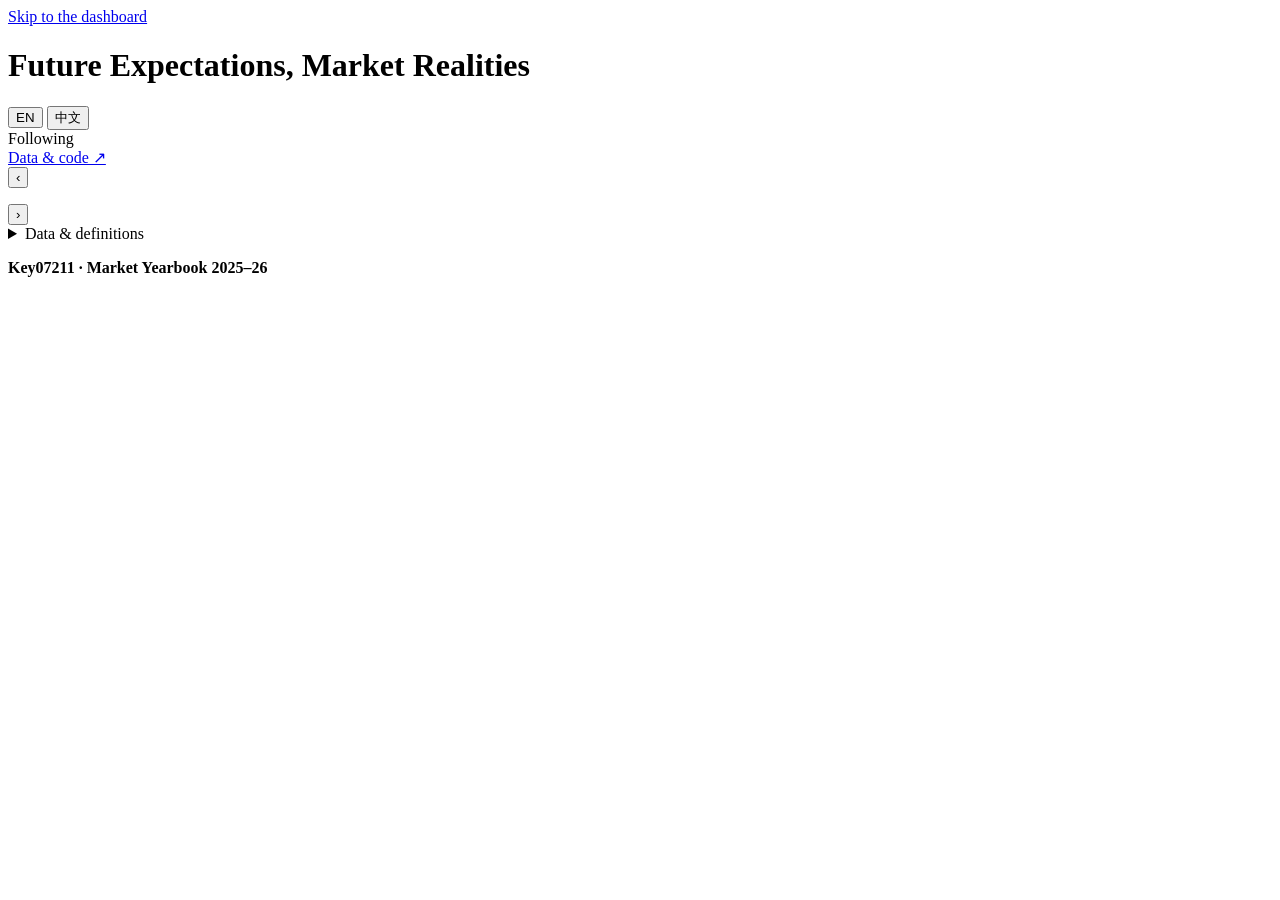
<file: dashboard/story-tableau/template.html>
<!doctype html>
<html lang="en">
<head>
<meta charset="UTF-8">
<meta name="viewport" content="width=device-width, initial-scale=1">
<meta name="description" content="An eight-point data story on 35 AI, semiconductor and new-energy stocks, May 2025 to May 2026: returns, dispersion, correlation, turning points and drawdowns. English and Chinese.">
<title>Future Expectations, Market Realities · Market Yearbook 2025–26</title>
<style>/* STYLES */</style>
</head>
<body>
<a class="skip" id="skip" href="#canvas">Skip to the dashboard</a>
<div class="story">
  <header class="story-header">
    <div class="title-row">
      <div>
        <h1 id="title">Future Expectations, Market Realities</h1>
        <p class="subtitle" id="subtitle"></p>
      </div>
      <div class="title-right">
        <div class="lang" id="lang" role="group" aria-label="Language">
          <button type="button" data-lang="en" aria-pressed="true">EN</button>
          <button type="button" data-lang="zh" aria-pressed="false" lang="zh-CN">中文</button>
        </div>
        <div class="follow" aria-live="polite"><span id="follow-label">Following</span> <b id="following"></b></div>
        <a class="src" id="src" href="https://github.com/Key07211/tech-finance-analytics-dashboard" target="_blank" rel="noopener">Data &amp; code ↗</a>
      </div>
    </div>
    <nav class="story-nav" aria-label="Story points">
      <button class="arrow" id="prev" aria-label="Previous story point">‹</button>
      <ol id="points"></ol>
      <button class="arrow" id="next" aria-label="Next story point">›</button>
    </nav>
  </header>

  <main class="dash">
    <section id="canvas" class="canvas" aria-live="polite"></section>
    <aside id="shelf" class="shelf" aria-label="Filters and legend"></aside>
  </main>

  <footer>
    <details class="method">
      <summary id="method-summary">Data &amp; definitions</summary>
      <div id="method-body"></div>
    </details>
    <p class="colophon" id="colophon"><b>Key07211 · Market Yearbook 2025–26</b></p>
  </footer>
</div>
<div id="tip" role="tooltip"></div>
<noscript><p style="padding:16px">Enable JavaScript for the interactive dashboard. In this sample all 10 semiconductor stocks rose, 5 of 12 AI stocks and 8 of 13 new-energy stocks; the average AI–semiconductor pair correlation of daily returns was about 0.21. 请启用 JavaScript 以查看交互式看板：样本中 10 只半导体股票全部上涨，AI 12 只中 5 只上涨，新能源 13 只中 8 只上涨；AI 与半导体配对的日收益平均相关系数约为 0.21。</p></noscript>
<script id="market-data" type="application/json">/* DATA */</script>
<script>/* APP */</script>
</body>
</html>
</file>
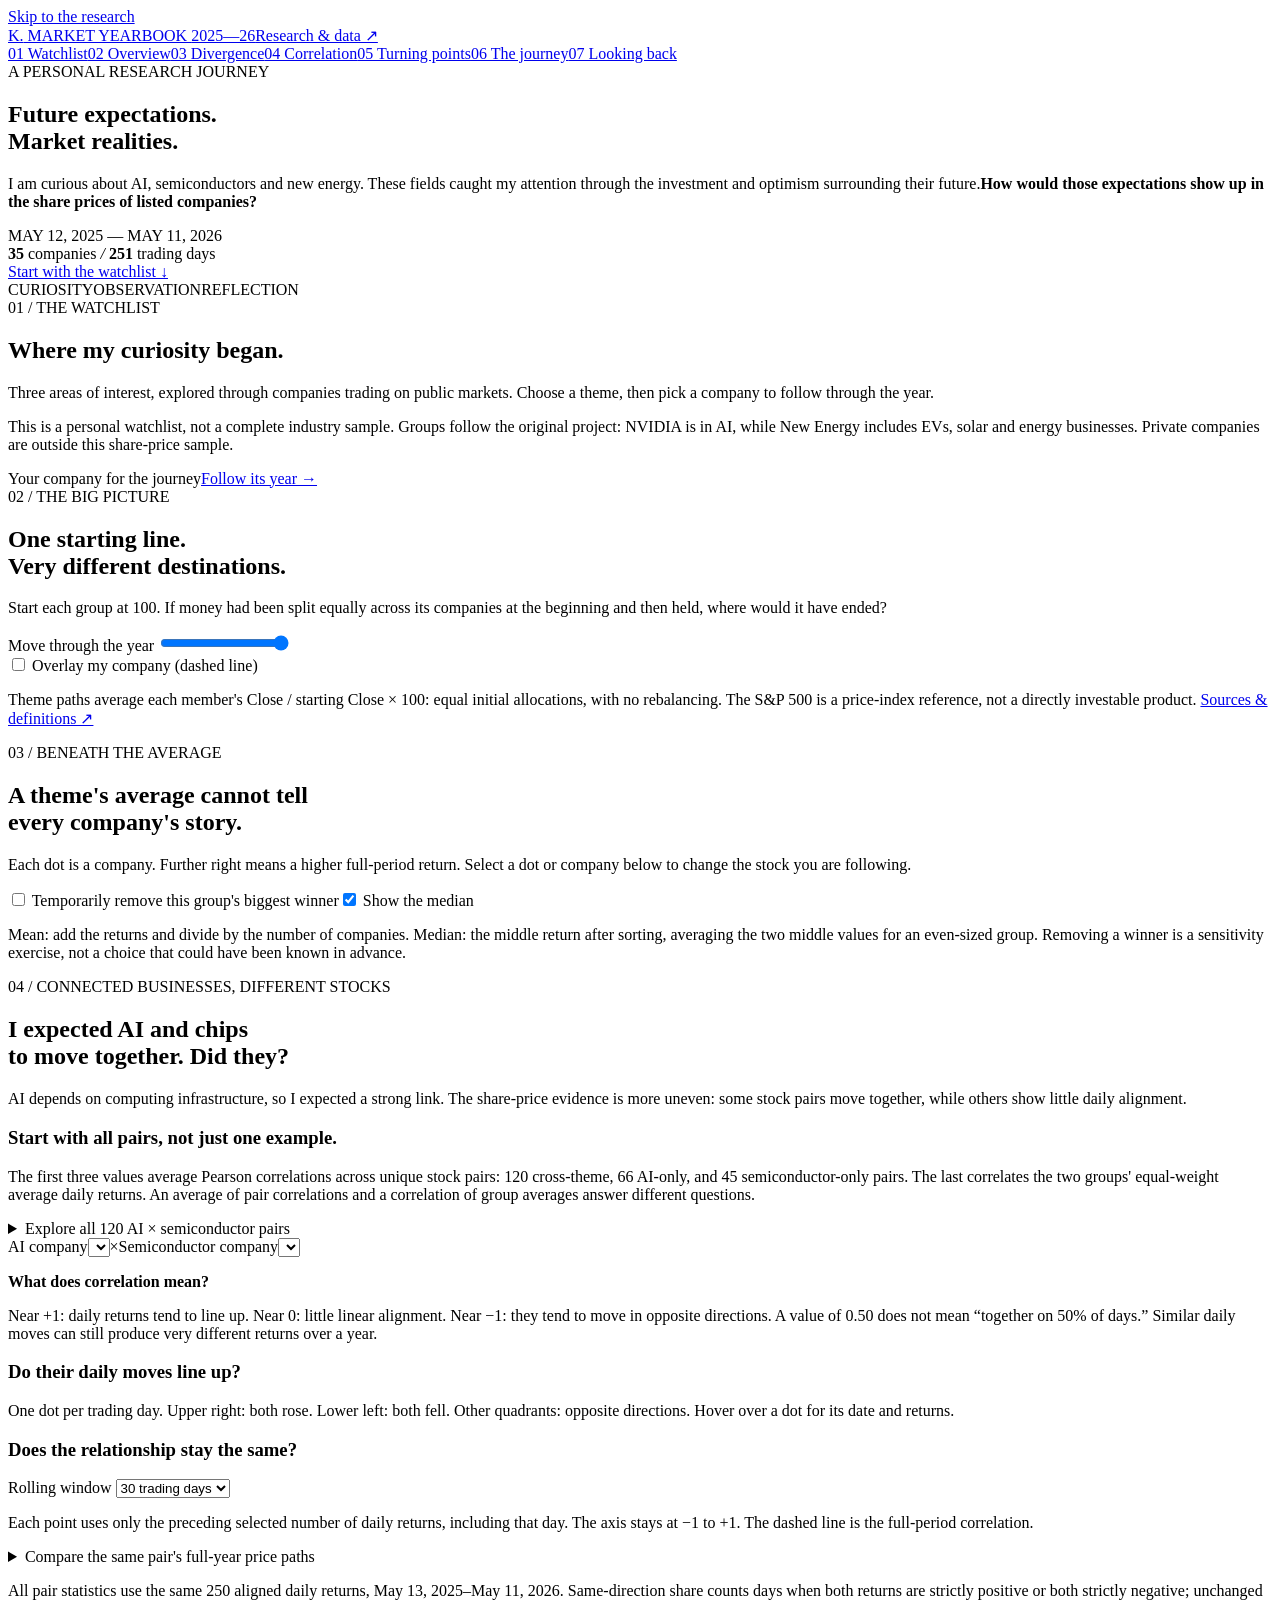
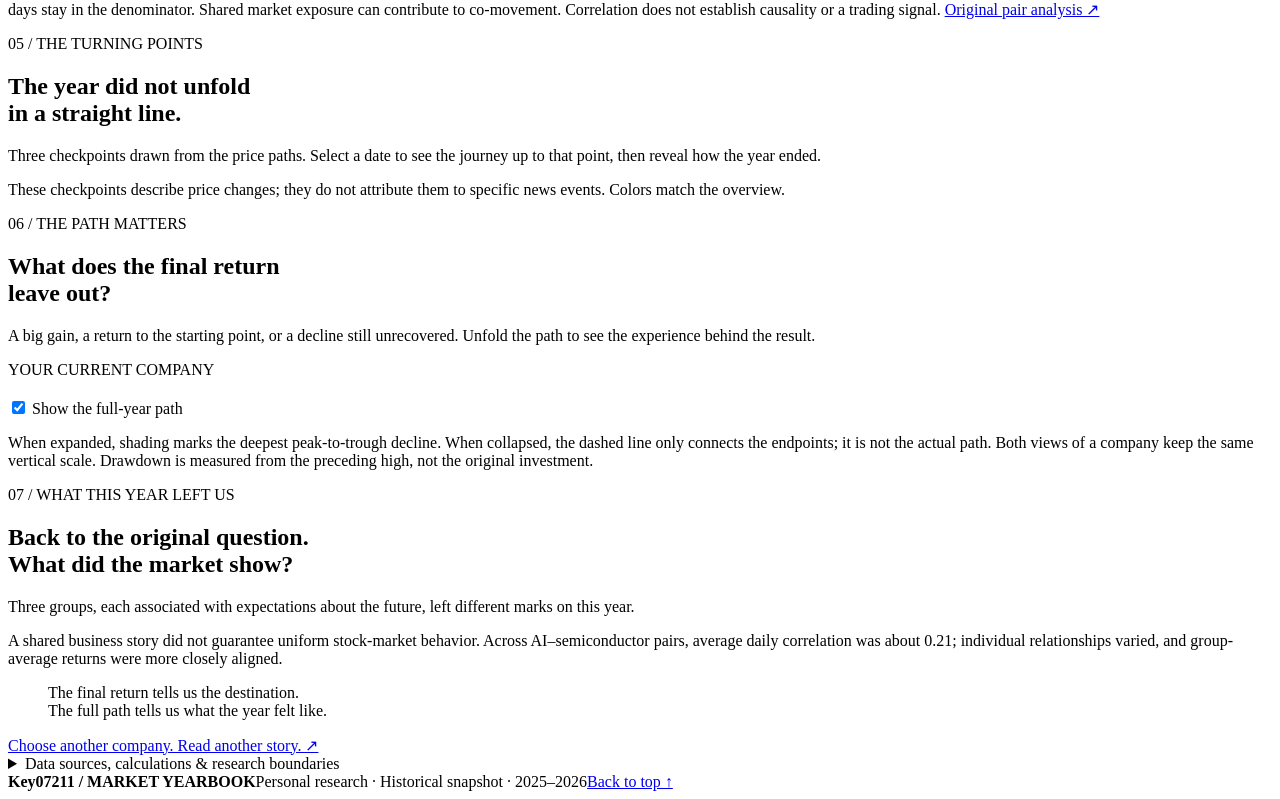
<file: dashboard/story/index.template.html>
<!doctype html>
<html lang="en"><head><meta charset="UTF-8"><meta name="viewport" content="width=device-width, initial-scale=1"><meta name="description" content="Explore 35 AI, semiconductor and new-energy stocks: returns, divergence, daily co-movement and drawdowns from May 2025 to May 2026."><title>Future Expectations, Market Realities · Market Yearbook</title><style>/* STYLES */</style></head>
<body><a class="skip" href="#universe">Skip to the research</a><header><a class="brand" href="#intro"><span class="brandmark">K.</span> MARKET YEARBOOK <span class="edition">2025—26</span></a><a href="https://github.com/Key07211/tech-finance-analytics-dashboard" target="_blank" rel="noopener">Research &amp; data ↗</a></header>
<nav aria-label="Chapters"><a href="#universe">01 Watchlist</a><a href="#landscape">02 Overview</a><a href="#dispersion">03 Divergence</a><a href="#relationships">04 Correlation</a><a href="#turns">05 Turning points</a><a href="#journey">06 The journey</a><a href="#ending">07 Looking back</a></nav>
<main><section class="hero" id="intro"><div class="eyebrow">A PERSONAL RESEARCH JOURNEY</div><h1>Future expectations.<br><span>Market realities.</span></h1><div class="hero-bottom"><p>I am curious about AI, semiconductors and new energy. These fields caught my attention through the investment and optimism surrounding their future.<strong>How would those expectations show up in the share prices of listed companies?</strong></p><div class="period">MAY 12, 2025 — MAY 11, 2026<br><b>35</b> companies <i> / </i><b>251</b> trading days<br><a href="#universe">Start with the watchlist ↓</a></div></div><div class="hero-ruler"><span>CURIOSITY</span><span>OBSERVATION</span><span>REFLECTION</span></div></section>
<section id="universe"><div class="section-heading"><span class="chapter">01 / THE WATCHLIST</span><h2>Where my curiosity began.</h2><p>Three areas of interest, explored through companies trading on public markets. Choose a theme, then pick a company to follow through the year.</p></div><div id="themes" class="theme-grid"></div><p class="fine">This is a personal watchlist, not a complete industry sample. Groups follow the original project: NVIDIA is in AI, while New Energy includes EVs, solar and energy businesses. Private companies are outside this share-price sample.</p><div id="company-grid" class="company-grid"></div><div class="follow" aria-live="polite"><span>Your company for the journey</span><strong id="following"></strong><a href="#landscape">Follow its year →</a></div></section>
<section id="landscape" class="wide"><div class="section-heading"><span class="chapter">02 / THE BIG PICTURE</span><h2>One starting line.<br>Very different destinations.</h2><p>Start each group at 100. If money had been split equally across its companies at the beginning and then held, where would it have ended?</p></div><div class="panel"><div id="overview-legend" class="legend"></div><div id="overview-chart" class="chart"></div><label class="timeline-label" for="overview-time">Move through the year <output id="overview-date"></output></label><input id="overview-time" type="range" min="0" max="250" value="250"><div id="overview-values" class="value-grid"></div><label class="check"><input type="checkbox" id="show-company"> Overlay my company (dashed line)</label><p class="fine">Theme paths average each member's Close / starting Close × 100: equal initial allocations, with no rebalancing. The S&amp;P 500 is a price-index reference, not a directly investable product. <a href="#method">Sources &amp; definitions ↗</a></p></div></section>
<section id="dispersion"><div class="section-heading"><span class="chapter">03 / BENEATH THE AVERAGE</span><h2>A theme's average cannot tell<br>every company's story.</h2><p>Each dot is a company. Further right means a higher full-period return. Select a dot or company below to change the stock you are following.</p></div><div id="dispersion-tabs" class="controls"></div><div class="panel"><div class="controls"><label class="check"><input id="exclude-winner" type="checkbox"> Temporarily remove this group's biggest winner</label><label class="check"><input id="show-median" type="checkbox" checked> Show the median</label></div><div id="dots" class="chart compact"></div><div id="distribution-values" class="value-grid"></div><p id="distribution-note" class="insight" aria-live="polite"></p><div id="ranking" class="ranking"></div><p class="fine">Mean: add the returns and divide by the number of companies. Median: the middle return after sorting, averaging the two middle values for an even-sized group. Removing a winner is a sensitivity exercise, not a choice that could have been known in advance.</p></div></section>
<section id="relationships" class="wide"><div class="section-heading"><span class="chapter">04 / CONNECTED BUSINESSES, DIFFERENT STOCKS</span><h2>I expected AI and chips<br>to move together. Did they?</h2><p>AI depends on computing infrastructure, so I expected a strong link. The share-price evidence is more uneven: some stock pairs move together, while others show little daily alignment.</p></div><div class="panel"><h3>Start with all pairs, not just one example.</h3><div id="correlation-summary" class="value-grid"></div><p class="insight" id="correlation-context"></p><p class="fine">The first three values average Pearson correlations across unique stock pairs: 120 cross-theme, 66 AI-only, and 45 semiconductor-only pairs. The last correlates the two groups' equal-weight average daily returns. An average of pair correlations and a correlation of group averages answer different questions.</p><details class="matrix-details"><summary>Explore all 120 AI × semiconductor pairs</summary><p class="fine">Rows: AI stocks. Columns: semiconductor stocks. Select a cell to explore that pair below. Every cell uses the same −1 to +1 color scale; values are rounded to two decimals.</p><div id="correlation-matrix" class="matrix-scroll"></div><div class="color-key"><span>−1 · opposite</span><i></i><span>+1 · together</span></div></details></div>
<div class="panel pair-panel"><div class="pair-controls"><label for="corr-ai">AI company<select id="corr-ai"></select></label><span class="pair-symbol">×</span><label for="corr-chip">Semiconductor company<select id="corr-chip"></select></label></div><div class="controls" id="corr-presets"></div><div id="pair-values" class="value-grid"></div><p id="pair-insight" class="insight" aria-live="polite"></p><div class="corr-reading"><b>What does correlation mean?</b><p>Near +1: daily returns tend to line up. Near 0: little linear alignment. Near −1: they tend to move in opposite directions. A value of 0.50 does not mean “together on 50% of days.” Similar daily moves can still produce very different returns over a year.</p></div><div class="corr-grid"><div><h3>Do their daily moves line up?</h3><p class="fine">One dot per trading day. Upper right: both rose. Lower left: both fell. Other quadrants: opposite directions. Hover over a dot for its date and returns.</p><div id="corr-scatter" class="chart"></div></div><div><h3>Does the relationship stay the same?</h3><label class="check" for="corr-window">Rolling window <select id="corr-window"><option value="30">30 trading days</option><option value="60">60 trading days</option></select></label><div id="corr-rolling" class="chart"></div><p class="fine">Each point uses only the preceding selected number of daily returns, including that day. The axis stays at −1 to +1. The dashed line is the full-period correlation.</p></div></div><details><summary>Compare the same pair's full-year price paths</summary><div id="corr-price-legend" class="legend"></div><div id="corr-price" class="chart"></div><p class="fine">Both start at 100. These cumulative paths show the destination; the correlation above uses daily percentage changes, not price levels.</p></details><p class="fine">All pair statistics use the same 250 aligned daily returns, May 13, 2025–May 11, 2026. Same-direction share counts days when both returns are strictly positive or both strictly negative; unchanged days stay in the denominator. Shared market exposure can contribute to co-movement. Correlation does not establish causality or a trading signal. <a href="https://github.com/Key07211/tech-finance-analytics-dashboard/blob/main/analysis/charts/Part3_Correlation/Step6_AIChipCorrelation/correlation_pairs.csv">Original pair analysis ↗</a></p></div></section>
<section id="turns" class="wide"><div class="section-heading"><span class="chapter">05 / THE TURNING POINTS</span><h2>The year did not unfold<br>in a straight line.</h2><p>Three checkpoints drawn from the price paths. Select a date to see the journey up to that point, then reveal how the year ended.</p></div><div class="turn-layout"><div id="milestones" class="milestones"></div><div class="panel"><div id="turn-title" class="chart-title"></div><div id="turn-chart" class="chart"></div><div id="turn-values" class="value-grid"></div><p class="fine">These checkpoints describe price changes; they do not attribute them to specific news events. Colors match the overview.</p></div></div></section>
<section id="journey"><div class="section-heading"><span class="chapter">06 / THE PATH MATTERS</span><h2>What does the final return<br>leave out?</h2><p>A big gain, a return to the starting point, or a decline still unrecovered. Unfold the path to see the experience behind the result.</p></div><div class="controls" id="case-buttons"></div><div class="panel"><div class="journey-top"><div><span class="chapter">YOUR CURRENT COMPANY</span><h3 id="journey-name"></h3></div><label class="check"><input id="full-path" type="checkbox" checked> Show the full-year path</label></div><div id="journey-chart" class="chart"></div><div id="journey-values" class="value-grid"></div><p id="journey-story" class="insight"></p><p class="fine">When expanded, shading marks the deepest peak-to-trough decline. When collapsed, the dashed line only connects the endpoints; it is not the actual path. Both views of a company keep the same vertical scale. Drawdown is measured from the preceding high, not the original investment.</p></div></section>
<section id="ending" class="ending"><div class="section-heading"><span class="chapter">07 / WHAT THIS YEAR LEFT US</span><h2>Back to the original question.<br>What did the market show?</h2><p>Three groups, each associated with expectations about the future, left different marks on this year.</p></div><div id="takeaways" class="theme-grid"></div><p class="ending-correlation">A shared business story did not guarantee uniform stock-market behavior. Across AI–semiconductor pairs, average daily correlation was about 0.21; individual relationships varied, and group-average returns were more closely aligned.</p><blockquote>The final return tells us the destination.<br>The full path tells us what the year felt like.</blockquote><div id="recap" class="recap" aria-live="polite"></div><a class="back" href="#universe">Choose another company. Read another story. ↗</a></section>
<section id="method" class="method"><details><summary>Data sources, calculations &amp; research boundaries</summary><p>Snapshot: May 12, 2025–May 11, 2026, with 251 trading-day observations. Source: this repository's daily CSVs in analysis/data, originally downloaded with yfinance. This page uses the saved Close series without downloading or adjusting them again. The downloader did not explicitly set auto_adjust, so the field name alone does not establish the adjustment or dividend convention.</p><p>Full-period return = last Close / first Close − 1. Maximum drawdown = the minimum of Close / prior running high − 1. Recovery is the first trading day after the trough that regains the corresponding peak; “not recovered” means only through the end of the sample. Theme paths use equal initial allocations, then hold without rebalancing, unlike the original daily-rebalanced portfolio analysis.</p><p>Correlation uses Pearson's coefficient on aligned daily returns, each calculated as Close[t] / Close[t−1] − 1. All 250 daily changes are included. Pair-group averages weight every unique pair equally. The group-return coefficient instead correlates the average daily returns of the 12 AI and 10 semiconductor stocks, equivalent to daily equal-weight rebalancing before costs. This is distinct from the buy-and-hold theme paths in the overview. Rolling correlations use 30 or 60 daily changes and start only once a full window exists. Undefined correlations are shown as unavailable.</p><p>The companies reflect personal interests and selection bias; the theme groups are not comprehensive industry indices. Historical results are not forecasts. Cash examples scale the saved price series without fees, taxes or separately added cash dividends. Co-movement may reflect shared market influences; it does not establish a business cause or predictive edge.</p><p><a href="https://github.com/Key07211/tech-finance-analytics-dashboard/tree/main/analysis/data">Daily data ↗</a> · <a href="https://github.com/Key07211/tech-finance-analytics-dashboard/tree/main/dashboard/story">Page source &amp; rebuild instructions ↗</a> · <a href="https://github.com/Key07211/tech-finance-analytics-dashboard/tree/main/analysis">Full analysis ↗</a></p></details></section></main><footer><b>Key07211 / MARKET YEARBOOK</b><span>Personal research · Historical snapshot · 2025–2026</span><a href="#intro">Back to top ↑</a></footer><noscript><p>Enable JavaScript for interactive charts. This sample includes 35 companies: all 10 semiconductor stocks rose, alongside 5 of 12 AI stocks and 8 of 13 new-energy stocks. Average AI–semiconductor pair correlation was about 0.21. The repository link above provides the full data.</p></noscript><script id="market-data" type="application/json">/* DATA */</script><script>/* APP */</script></body></html>
</file>
